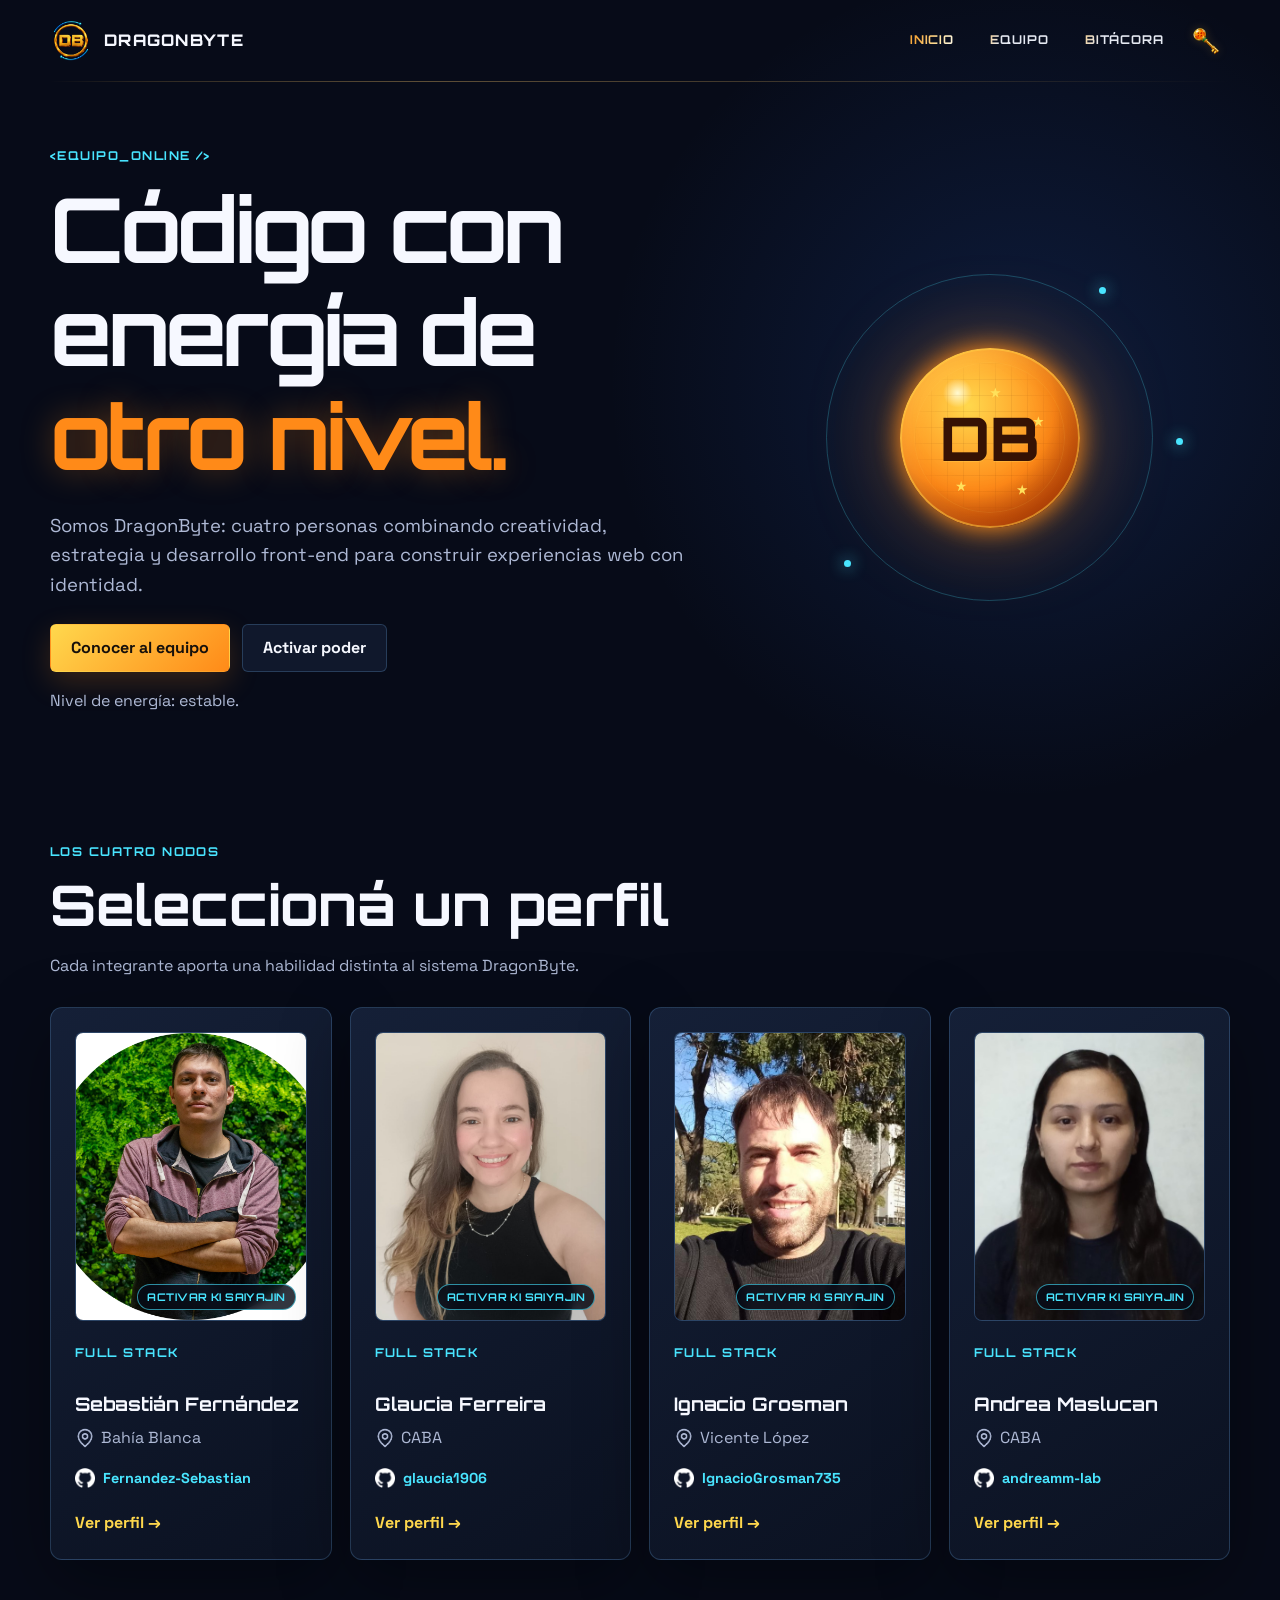
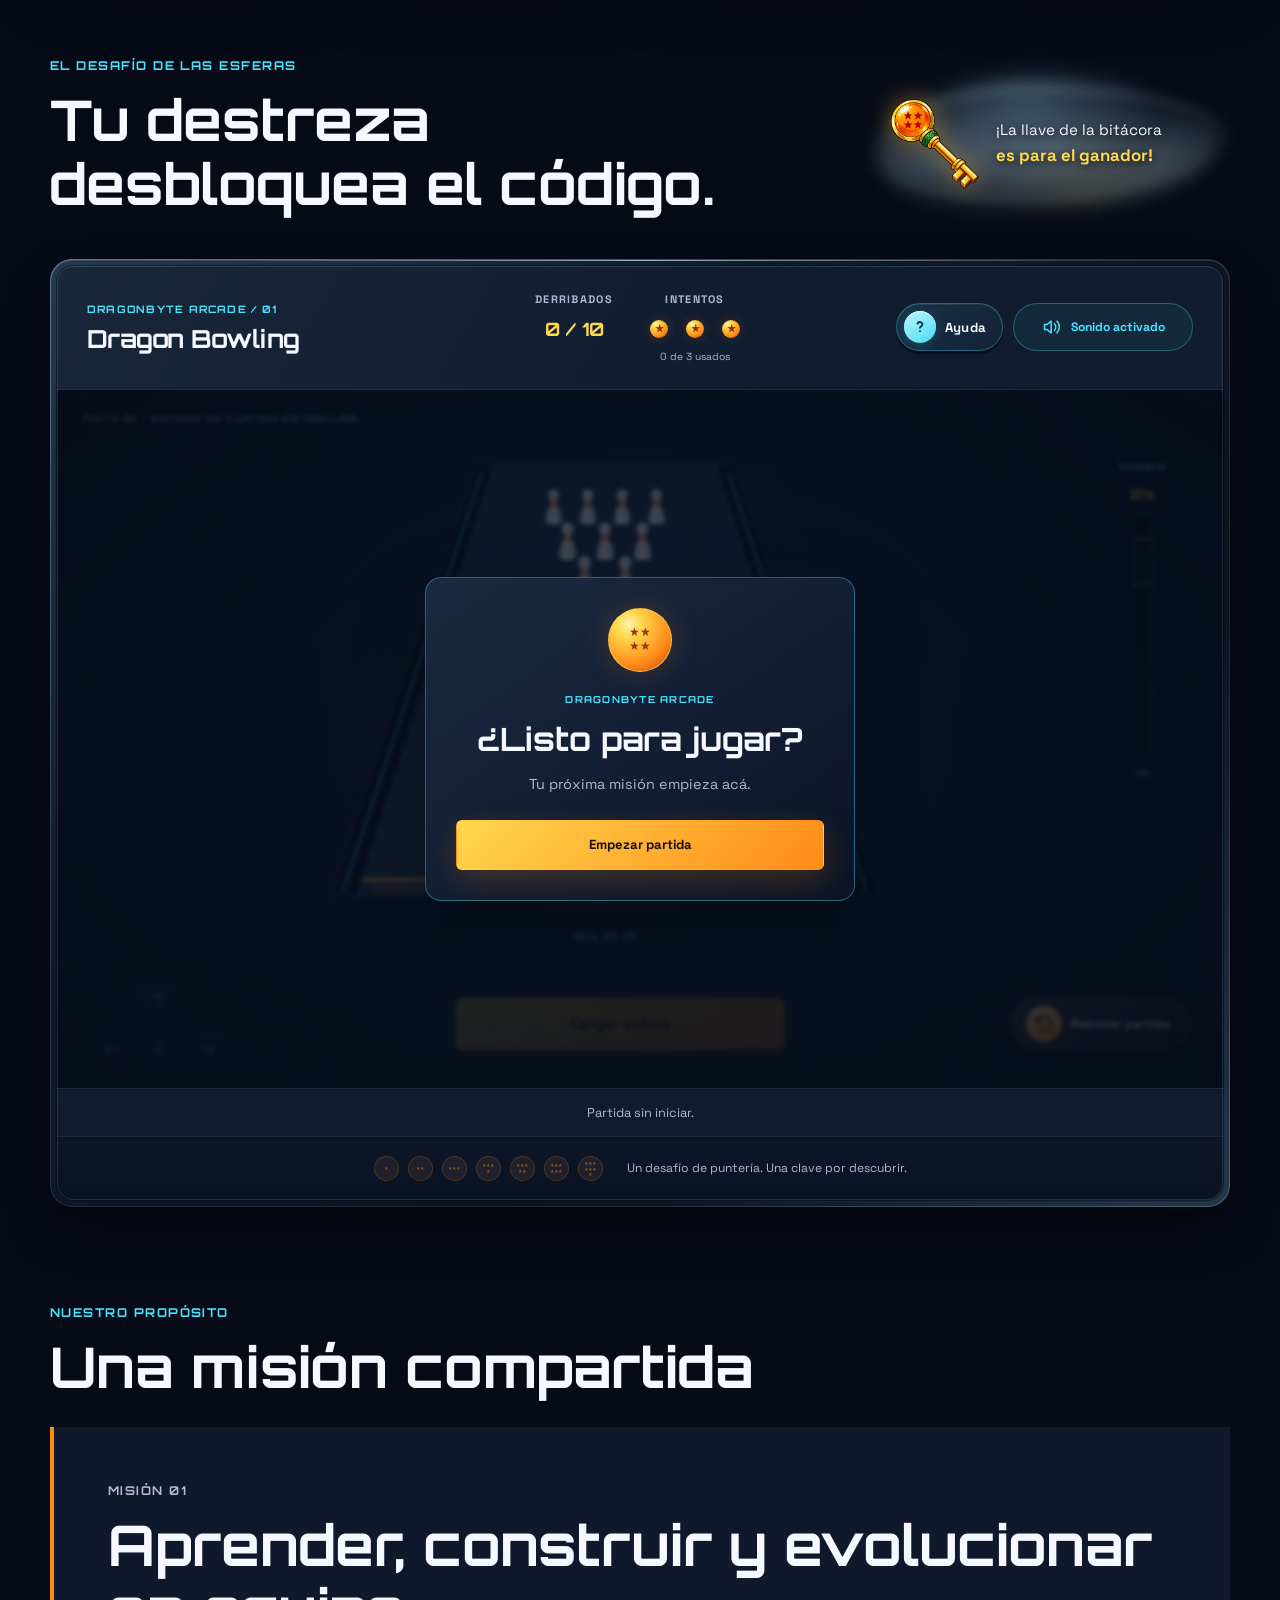
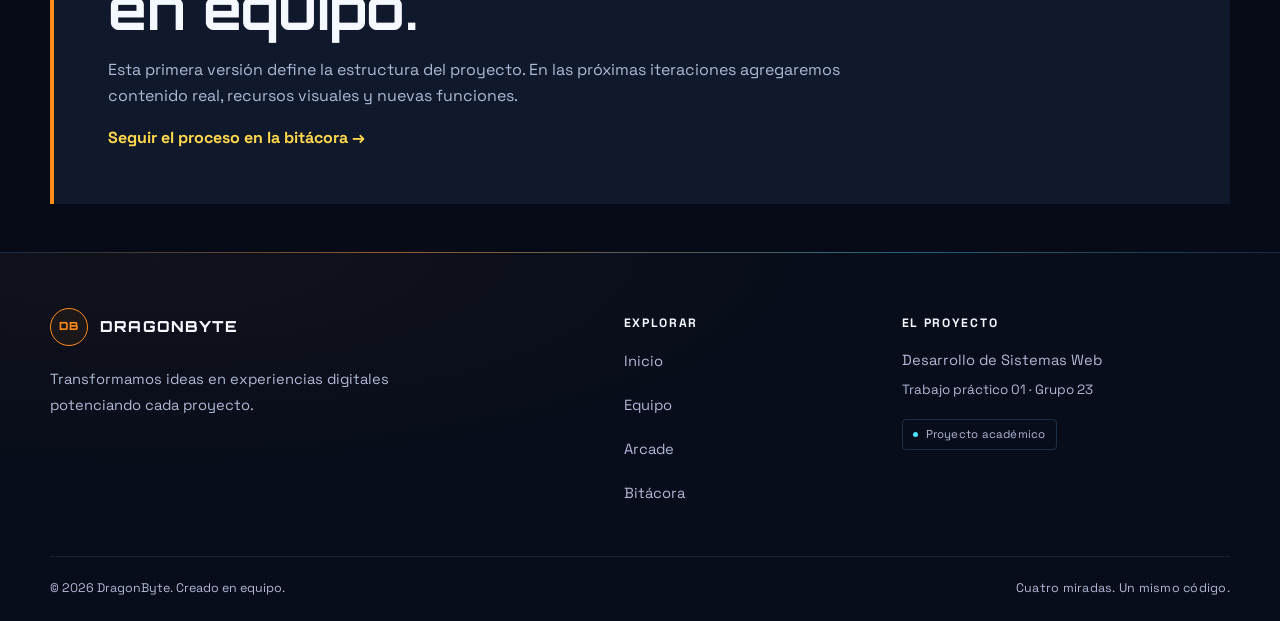
<file: index.html>
<!doctype html>
<html lang="es">
  <head>
    <meta charset="UTF-8">
    <meta name="viewport" content="width=device-width, initial-scale=1.0">
    <meta name="description" content="Sitio web del equipo DragonByte para el TP1 de Desarrollo de Sistemas Web.">
    <title>DragonByte | Inicio</title>
    <link rel="icon" type="image/svg+xml" sizes="any" href="assets/img/iconos/dragonbyte.svg">
    <link rel="preconnect" href="https://fonts.googleapis.com">
    <link rel="preconnect" href="https://fonts.gstatic.com" crossorigin>
    <link
      href="https://fonts.googleapis.com/css2?family=Orbitron:wght@500;700;800&family=Space+Grotesk:wght@400;500;600;700&display=swap"
      rel="stylesheet"
    >
    <link rel="stylesheet" href="assets/css/base.css?v=1">
    <link rel="stylesheet" href="components/member-photo/member-photo.css?v=1">
    <link rel="stylesheet" href="assets/css/pages/inicio.css?v=4">
    <link rel="stylesheet" href="components/bowling/bowling.css?v=22">
    <link rel="stylesheet" href="components/header/header.css?v=30">
    <link rel="stylesheet" href="components/footer/footer.css?v=1">
    <script src="components/header/header.js?v=20" defer></script>
    <script src="components/footer/footer.js?v=3" defer></script>
    <script src="components/member-photo/member-photo.js?v=1" defer></script>
    <script src="assets/js/pages/inicio.js?v=1" defer></script>
    <script src="assets/js/bitacora-access.js?v=1" defer></script>
    <script src="components/bowling/bowling-audio.js?v=5" defer></script>
    <script src="components/bowling/bowling.js?v=10" defer></script>
  </head>
  <body>
    <header class="site-header" data-site-header></header>

    <main>
      <section class="hero">
        <div class="hero-copy">
          <p class="eyebrow">&lt;equipo_online /&gt;</p>
          <h1>Código con energía de <span>otro nivel.</span></h1>
          <p class="hero-lead">
            Somos DragonByte: cuatro personas combinando creatividad, estrategia y desarrollo
            front-end para construir experiencias web con identidad.
          </p>
          <div class="hero-actions">
            <a class="button button-primary" href="#equipo">Conocer al equipo</a>
            <button id="power-button" class="button button-secondary" type="button" aria-pressed="false">Activar poder</button>
          </div>
          <p id="power-message" class="power-message" aria-live="polite">Nivel de energía: estable.</p>
        </div>
        <div class="energy-core" aria-hidden="true">
          <div class="orbit orbit-one"></div>
          <div class="power-aura">
            <svg class="power-flames" viewBox="0 0 430 430" fill="none" focusable="false">
              <defs>
                <linearGradient id="flame-outer" x1="215" y1="355" x2="215" y2="25" gradientUnits="userSpaceOnUse">
                  <stop stop-color="#ff4d00" stop-opacity=".15"/>
                  <stop offset=".35" stop-color="#ff6a00"/>
                  <stop offset=".7" stop-color="#ffb52e"/>
                  <stop offset="1" stop-color="#fff4ba"/>
                </linearGradient>
                <linearGradient id="flame-inner" x1="215" y1="335" x2="215" y2="65" gradientUnits="userSpaceOnUse">
                  <stop stop-color="#ff8a18" stop-opacity=".3"/>
                  <stop offset=".4" stop-color="#ffd84d"/>
                  <stop offset="1" stop-color="#fffce9"/>
                </linearGradient>
              </defs>
              <path class="flame flame-outer" fill="url(#flame-outer)" d="M215 355 C139 361 79 307 87 252 C90 228 76 207 66 189 C96 196 108 216 115 230 C106 179 127 164 110 123 C144 136 157 163 160 181 C169 134 190 121 184 76 C198 87 207 103 207 122 C232 90 247 62 237 25 C273 57 283 100 265 144 C291 126 299 107 299 88 C322 125 309 168 296 193 C321 181 337 165 337 142 C358 180 344 211 328 237 C351 231 359 211 360 200 C386 273 322 355 215 355 Z"/>
              <path class="flame flame-inner" fill="url(#flame-inner)" d="M215 335 C153 340 113 299 120 249 C124 231 121 214 114 201 C136 209 147 226 149 240 C141 193 170 170 161 139 C180 152 192 176 187 198 C201 164 231 146 228 101 C250 126 254 156 241 187 C262 173 273 152 273 136 C289 169 280 204 266 223 C288 211 302 190 302 177 C320 212 303 234 302 251 C323 243 331 231 332 224 C339 282 292 335 215 335 Z"/>
              <path class="flame flame-highlight" stroke="#fff5bf" stroke-width="3" stroke-linecap="round" d="M106 273 C91 247 108 227 99 214 M178 159 C171 138 194 121 189 106 M276 165 C299 145 293 125 299 115 M326 294 C346 276 337 254 347 243"/>
            </svg>
            <span class="power-ember"></span>
            <span class="power-ember"></span>
            <span class="power-ember"></span>
            <span class="power-ember"></span>
          </div>
          <div class="core">
            <span class="core-node core-node-one"></span>
            <span class="core-node core-node-two"></span>
            <span class="core-node core-node-three"></span>
            <span class="core-node core-node-four"></span>
            <span class="core-node core-node-five"></span>
            <span class="core-label">DB</span>
          </div>
          <span class="spark spark-one"></span>
          <span class="spark spark-two"></span>
          <span class="spark spark-three"></span>
        </div>
      </section>

      <section id="equipo" class="section team-section" aria-labelledby="team-title">
        <div class="section-heading">
          <p class="eyebrow">LOS CUATRO NODOS</p>
          <h2 id="team-title">Seleccioná un perfil</h2>
          <p>Cada integrante aporta una habilidad distinta al sistema DragonByte.</p>
        </div>
        <div class="team-grid">
          <article class="member-card">
            <button
              class="member-photo member-photo-transform"
              type="button"
              data-member-name="Sebastián"
              aria-pressed="false"
              aria-label="Activar ki saiyajin de Sebastián"
            >
              <img
                class="portrait-base"
                src="assets/img/perfiles/Seba-FaseNormal.png"
                alt="Sebastián Fernández en estado base"
              >
              <img
                class="portrait-transformed"
                src="assets/img/perfiles/SebaSsj2.png"
                alt=""
                aria-hidden="true"
              >
              <span class="transform-hint" aria-hidden="true">Activar ki saiyajin</span>
            </button>
            <p class="role">Full Stack</p>
            <h3>Sebastián Fernández</h3>
            <p class="profile-location"><img src="assets/img/iconos/ubicacion.webp" alt="" width="20" height="20"> Bahía Blanca</p>
            <a class="member-github profile-github text-link" href="https://github.com/Fernandez-Sebastian" target="_blank" rel="noopener noreferrer" aria-label="GitHub de Sebastián Fernández (abre en otra pestaña)">
              <img src="assets/img/iconos/github.webp" alt="" width="20" height="20">
              <span>Fernandez-Sebastian</span>
            </a>
            <a class="card-link" href="pages/equipo/sebastian-fernandez.html" aria-label="Ver perfil de Sebastián Fernández">Ver perfil <span aria-hidden="true">→</span></a>
          </article>
          <article class="member-card">
            <button
              class="member-photo member-photo-transform"
              type="button"
              data-member-name="Glaucia"
              aria-pressed="false"
              aria-label="Activar ki saiyajin de Glaucia"
            >
              <img
                class="portrait-base"
                src="assets/img/perfiles/glaucia-ferreira.jpeg"
                alt="Glaucia Ferreira"
              >
              <img
                class="portrait-transformed"
                src="assets/img/perfiles/glaucia-ferreira-anime.png"
                alt=""
                aria-hidden="true"
              >
              <span class="transform-hint" aria-hidden="true">Activar ki saiyajin</span>
            </button>
            <p class="role">Full Stack</p>
            <h3>Glaucia Ferreira</h3>
            <p class="profile-location"><img src="assets/img/iconos/ubicacion.webp" alt="" width="20" height="20"> CABA</p>
            <a class="member-github profile-github text-link" href="https://github.com/glaucia1906" target="_blank" rel="noopener noreferrer" aria-label="GitHub de Glaucia Ferreira (abre en otra pestaña)">
              <img src="assets/img/iconos/github.webp" alt="" width="20" height="20">
              <span>glaucia1906</span>
            </a>
            <a class="card-link" href="pages/equipo/glaucia-ferreira.html" aria-label="Ver perfil de Glaucia Ferreira">Ver perfil <span aria-hidden="true">→</span></a>
          </article>
          <article class="member-card">
            <button
              class="member-photo member-photo-transform"
              type="button"
              data-member-name="Ignacio"
              aria-pressed="false"
              aria-label="Activar ki saiyajin de Ignacio"
            >
              <img
                class="portrait-base"
                src="assets/img/perfiles/Nacho-tranqui.jpg"
                alt="Foto provisoria de Ignacio Grosman"
              >
              <img
                class="portrait-transformed"
                src="assets/img/perfiles/Nacho-super.jpg"
                alt=""
                aria-hidden="true"
              >
              <span class="transform-hint" aria-hidden="true">Activar ki saiyajin</span>
            </button>
            <p class="role">Full Stack</p>
            <h3>Ignacio Grosman</h3>
            <p class="profile-location"><img src="assets/img/iconos/ubicacion.webp" alt="" width="20" height="20"> Vicente López</p>
            <a class="member-github profile-github text-link" href="https://github.com/IgnacioGrosman735" target="_blank" rel="noopener noreferrer" aria-label="GitHub de Ignacio Grosman (abre en otra pestaña)">
              <img src="assets/img/iconos/github.webp" alt="" width="20" height="20">
              <span>IgnacioGrosman735</span>
            </a>
            <a class="card-link" href="pages/equipo/ignacio-grosman.html" aria-label="Ver perfil de Ignacio Grosman">Ver perfil <span aria-hidden="true">→</span></a>
          </article>
          <article class="member-card">
            <button
              class="member-photo member-photo-transform"
              type="button"
              data-member-name="Andrea"
              aria-pressed="false"
              aria-label="Activar ki saiyajin de Andrea"
            >
              <img
                class="portrait-base"
                src="assets/img/perfiles/andrea-normal.jpg"
                alt="Andrea Maslucan Moreno en estado base"
              >
              <img
                class="portrait-transformed"
                src="assets/img/perfiles/andrea-anime.jpeg"
                alt=""
                aria-hidden="true"
              >
              <span class="transform-hint" aria-hidden="true">Activar ki saiyajin</span>
            </button>
            <p class="role">Full Stack</p>
            <h3>Andrea Maslucan</h3>
            <p class="profile-location"><img src="assets/img/iconos/ubicacion.webp" alt="" width="20" height="20"> CABA</p>
            <a class="member-github profile-github text-link" href="https://github.com/andreamm-lab" target="_blank" rel="noopener noreferrer" aria-label="GitHub de Andrea Maslucan Moreno (abre en otra pestaña)">
              <img src="assets/img/iconos/github.webp" alt="" width="20" height="20">
              <span>andreamm-lab</span>
            </a>
            <a class="card-link" href="pages/equipo/andrea-maslucan-moreno.html" aria-label="Ver perfil de Andrea Maslucan Moreno">Ver perfil <span aria-hidden="true">→</span></a>
          </article>
        </div>
      </section>

      <section id="esferas" class="section bowling-section" data-bowling aria-labelledby="bowling-title">
        <div class="section-heading bowling-heading">
          <div class="bowling-heading-copy">
            <p class="eyebrow">EL DESAFÍO DE LAS ESFERAS</p>
            <h2 id="bowling-title">Tu destreza desbloquea el código.</h2>
          </div>
          <aside class="bowling-key-notice" aria-label="Premio del desafío">
            <span class="bowling-key-smoke" aria-hidden="true"><i></i><i></i><i></i><i></i></span>
            <img class="bowling-key-image" src="assets/img/iconos/llave-bitacora.png?v=3" alt="" width="96" height="96">
            <p>¡La llave de la bitácora <strong>es para el ganador!</strong></p>
          </aside>
        </div>
        <div id="arcade" class="bowling-game" data-phase="idle">
          <div class="bowling-topbar">
            <div class="bowling-brand">
              <p class="eyebrow">DRAGONBYTE ARCADE / 01</p>
              <h3>Dragon Bowling</h3>
            </div>
            <div class="bowling-scoreboard">
              <div class="bowling-stat"><span>Derribados</span><strong id="bowling-score">0 / 10</strong></div>
              <div class="bowling-stat">
                <span>Intentos</span>
                <ol id="bowling-attempts" class="bowling-attempts">
                  <li class="is-active" aria-label="Tiro 1 disponible"><span class="bowling-mini-orb" aria-hidden="true">★</span></li>
                  <li aria-label="Tiro 2 disponible"><span class="bowling-mini-orb" aria-hidden="true">★</span></li>
                  <li aria-label="Tiro 3 disponible"><span class="bowling-mini-orb" aria-hidden="true">★</span></li>
                </ol>
                <p id="bowling-attempts-remaining" class="bowling-attempts-remaining">3 disponibles</p>
              </div>
            </div>
            <div class="bowling-toolbar">
              <button id="bowling-help-button" class="button bowling-help-button" type="button" aria-haspopup="dialog" aria-controls="bowling-help-dialog">
                <span class="bowling-help-icon" aria-hidden="true">
                  <svg viewBox="0 0 24 24" fill="none" stroke="currentColor" stroke-width="2.2" stroke-linecap="round" stroke-linejoin="round" focusable="false">
                    <path d="M9.1 8a3 3 0 0 1 5.8 1c0 2-3 2.5-3 4M12 17h.01"></path>
                  </svg>
                </span>
                <span class="bowling-help-label">Ayuda</span>
              </button>
              <button id="bowling-sound" class="bowling-sound" type="button" aria-label="Sonido del bowling" aria-pressed="true" title="Silenciar sonido">
                <svg viewBox="0 0 24 24" fill="none" stroke="currentColor" stroke-width="1.8" stroke-linecap="round" stroke-linejoin="round" aria-hidden="true" focusable="false">
                  <path d="M11 5 6 9H3v6h3l5 4V5Z"></path>
                  <g class="bowling-sound-on"><path d="M15 8a6 6 0 0 1 0 8M18 5a10 10 0 0 1 0 14"></path></g>
                  <g class="bowling-sound-off"><path d="m16 9 6 6m0-6-6 6"></path></g>
                </svg>
                <span data-sound-label>Sonido activado</span>
              </button>
            </div>
          </div>
          <div class="bowling-stage">
            <div class="bowling-playfield" inert>
              <div class="bowling-arena" tabindex="-1" role="group" aria-label="Pista de bowling" aria-describedby="bowling-status">
                <div class="bowling-lane-label">PISTA 01 <span> / ESFERA DE CUATRO ESTRELLAS</span></div>
                <svg id="bowling-lane" viewBox="0 0 700 580" aria-hidden="true" focusable="false"></svg>
                <div class="bowling-arena-hint"><span id="bowling-aim-label">Mira: 60, 26</span></div>
              </div>
              <div class="bowling-power-hud">
                <span id="bowling-power-label">Potencia</span>
                <output id="bowling-power-value">0%</output>
                <div id="bowling-power" class="bowling-power" role="progressbar" aria-labelledby="bowling-power-label" aria-orientation="vertical" aria-valuemin="0" aria-valuemax="100" aria-valuenow="0">
                  <span class="bowling-power-zone"></span><span id="bowling-power-fill" class="bowling-power-fill"></span>
                </div>
                <span class="bowling-power-limit" aria-hidden="true">0%</span>
              </div>
              <div class="bowling-controls" role="group" aria-label="Controles del juego">
                <div class="bowling-dpad" role="group" aria-label="Mover la mira">
                  <button type="button" data-aim="up" aria-label="Apuntar más arriba">↑</button>
                  <button type="button" data-aim="left" aria-label="Apuntar a la izquierda">←</button>
                  <button type="button" data-aim="down" aria-label="Apuntar más abajo">↓</button>
                  <button type="button" data-aim="right" aria-label="Apuntar a la derecha">→</button>
                </div>
                <button id="bowling-launch" class="button button-primary bowling-launch" type="button" disabled>Cargar esfera</button>
                <button id="bowling-reset" class="bowling-reset" type="button">
                  <span class="bowling-reset-icon" aria-hidden="true">
                    <svg viewBox="0 0 24 24" fill="none" stroke="currentColor" stroke-width="2" stroke-linecap="round" stroke-linejoin="round" focusable="false">
                      <path d="M3 10a9 9 0 1 1 2.6 8.4M3 4v6h6"></path>
                    </svg>
                  </span>
                  <span class="bowling-reset-label">Reiniciar partida</span>
                </button>
              </div>
            </div>
            <div class="bowling-overlay">
              <div class="bowling-banner" role="dialog" aria-modal="false" aria-labelledby="bowling-overlay-title" aria-describedby="bowling-overlay-message">
                <div class="bowling-banner-orb" aria-hidden="true">★★★★</div>
                <p id="bowling-overlay-eyebrow" class="eyebrow">DRAGONBYTE ARCADE</p>
                <h3 id="bowling-overlay-title" tabindex="-1">¿Listo para jugar?</h3>
                <p id="bowling-overlay-message">Tu próxima misión empieza acá.</p>
                <div id="bowling-shot-summary" class="bowling-shot-summary" hidden>
                  <ol id="bowling-result-attempts" class="bowling-attempts bowling-result-attempts" aria-label="Estado de los tres intentos">
                    <li><span class="bowling-mini-orb" aria-hidden="true">★</span></li>
                    <li><span class="bowling-mini-orb" aria-hidden="true">★</span></li>
                    <li><span class="bowling-mini-orb" aria-hidden="true">★</span></li>
                  </ol>
                  <p id="bowling-shots-remaining">2 intentos disponibles</p>
                </div>
                <div id="bowling-reward" class="bowling-reward" hidden>
                  <p>CLAVE DE LA BITÁCORA</p>
                  <div class="bowling-code-row">
                    <code id="bowling-code"></code>
                    <button id="bowling-copy" class="bowling-copy" type="button" aria-label="Copiar clave" title="Copiar clave">
                      <svg class="bowling-copy-icon" viewBox="0 0 24 24" fill="none" stroke="currentColor" stroke-width="1.8" stroke-linecap="round" stroke-linejoin="round" aria-hidden="true" focusable="false">
                        <rect x="8" y="8" width="12" height="12" rx="2"></rect>
                        <path d="M16 8V5a2 2 0 0 0-2-2H5a2 2 0 0 0-2 2v9a2 2 0 0 0 2 2h3"></path>
                      </svg>
                      <svg class="bowling-copy-check" viewBox="0 0 24 24" fill="none" stroke="currentColor" stroke-width="2" stroke-linecap="round" stroke-linejoin="round" aria-hidden="true" focusable="false">
                        <path d="m5 12 4 4L19 6"></path>
                      </svg>
                    </button>
                  </div>
                  <p id="bowling-copy-status" class="bowling-copy-status" role="status" aria-live="polite" aria-atomic="true"></p>
                </div>
                <div class="bowling-banner-actions">
                  <button id="bowling-start" class="button button-primary" type="button">Empezar partida</button>
                  <a id="bowling-logbook" class="button button-primary" href="pages/bitacora.html" hidden>Ir a la bitácora</a>
                </div>
              </div>
            </div>
          </div>
          <div class="bowling-feedback"><p id="bowling-status" role="status" aria-live="polite" aria-atomic="true">Partida sin iniciar.</p></div>
          <footer class="bowling-footer">
            <div class="bowling-orbs" aria-hidden="true">
              <span class="bowling-collectible">★</span><span class="bowling-collectible">★★</span><span class="bowling-collectible">★★★</span><span class="bowling-collectible">★★★★</span><span class="bowling-collectible">★★★★★</span><span class="bowling-collectible">★★★★★★</span><span class="bowling-collectible">★★★★★★★</span>
            </div>
            <p>Un desafío de puntería. Una clave por descubrir.</p>
          </footer>
        </div>
        <dialog id="bowling-help-dialog" class="bowling-help-dialog" aria-labelledby="bowling-help-title">
          <div class="bowling-help-header">
            <h2 id="bowling-help-title">Cómo jugar</h2>
            <button class="bowling-help-close" type="button" aria-label="Cerrar ayuda" data-close-help>×</button>
          </div>
          <p>Elegí «Empezar partida» y derribá los <strong>10 palos en 3 lanzamientos</strong> para descubrir la clave de autenticación de la bitácora. Los palos derribados se conservan entre tiros. Cada lanzamiento consume una de las tres esferas: las usadas quedan grises y tachadas.</p>
          <ol class="bowling-help-steps">
            <li><strong>Apuntá.</strong> Hacé clic en la pista y mové la mira con las cuatro flechas del teclado. En celular, usá los botones de dirección.</li>
            <li><strong>Cargá y lanzá.</strong> Mantené presionado «Cargar esfera» con el mouse o el dedo. Soltá para lanzar con la potencia indicada.</li>
            <li><strong>Elegí la potencia.</strong> La barra vertical se llena de abajo hacia arriba. La zona ideal está entre 70 y 90% para lograr una reacción en cadena.</li>
            <li><strong>También con teclado.</strong> Con la pista o el botón de lanzamiento enfocados, mantené Espacio y soltá para lanzar. Enter lanza al 80% y Esc cancela la carga.</li>
          </ol>
          <p>Después de cada tiro, el resultado aparece durante dos segundos y se cierra automáticamente. También podés cerrarlo antes con Esc. «Reiniciar partida» vuelve al cartel de inicio. Al finalizar, «Volver a jugar» comienza una partida nueva con tres intentos. Cerrá esta ayuda con Esc o con «Entendido».</p>
          <button class="button button-primary" type="button" data-close-help>Entendido</button>
        </dialog>
        <noscript><p>Activá JavaScript para jugar al desafío de las esferas.</p></noscript>
      </section>

      <section class="section mission-section" aria-labelledby="mission-title">
        <div class="section-heading">
          <p class="eyebrow">NUESTRO PROPÓSITO</p>
          <h2 id="mission-title">Una misión compartida</h2>
        </div>
        <article class="mission">
          <p class="eyebrow">MISIÓN 01</p>
          <h3>Aprender, construir y evolucionar en equipo.</h3>
          <p>
            Esta primera versión define la estructura del proyecto. En las próximas iteraciones
            agregaremos contenido real, recursos visuales y nuevas funciones.
          </p>
          <a class="text-link" href="pages/bitacora.html">Seguir el proceso en la bitácora →</a>
        </article>
      </section>
    </main>

    <footer class="site-footer" data-site-footer></footer>
  </body>
</html>
</file>
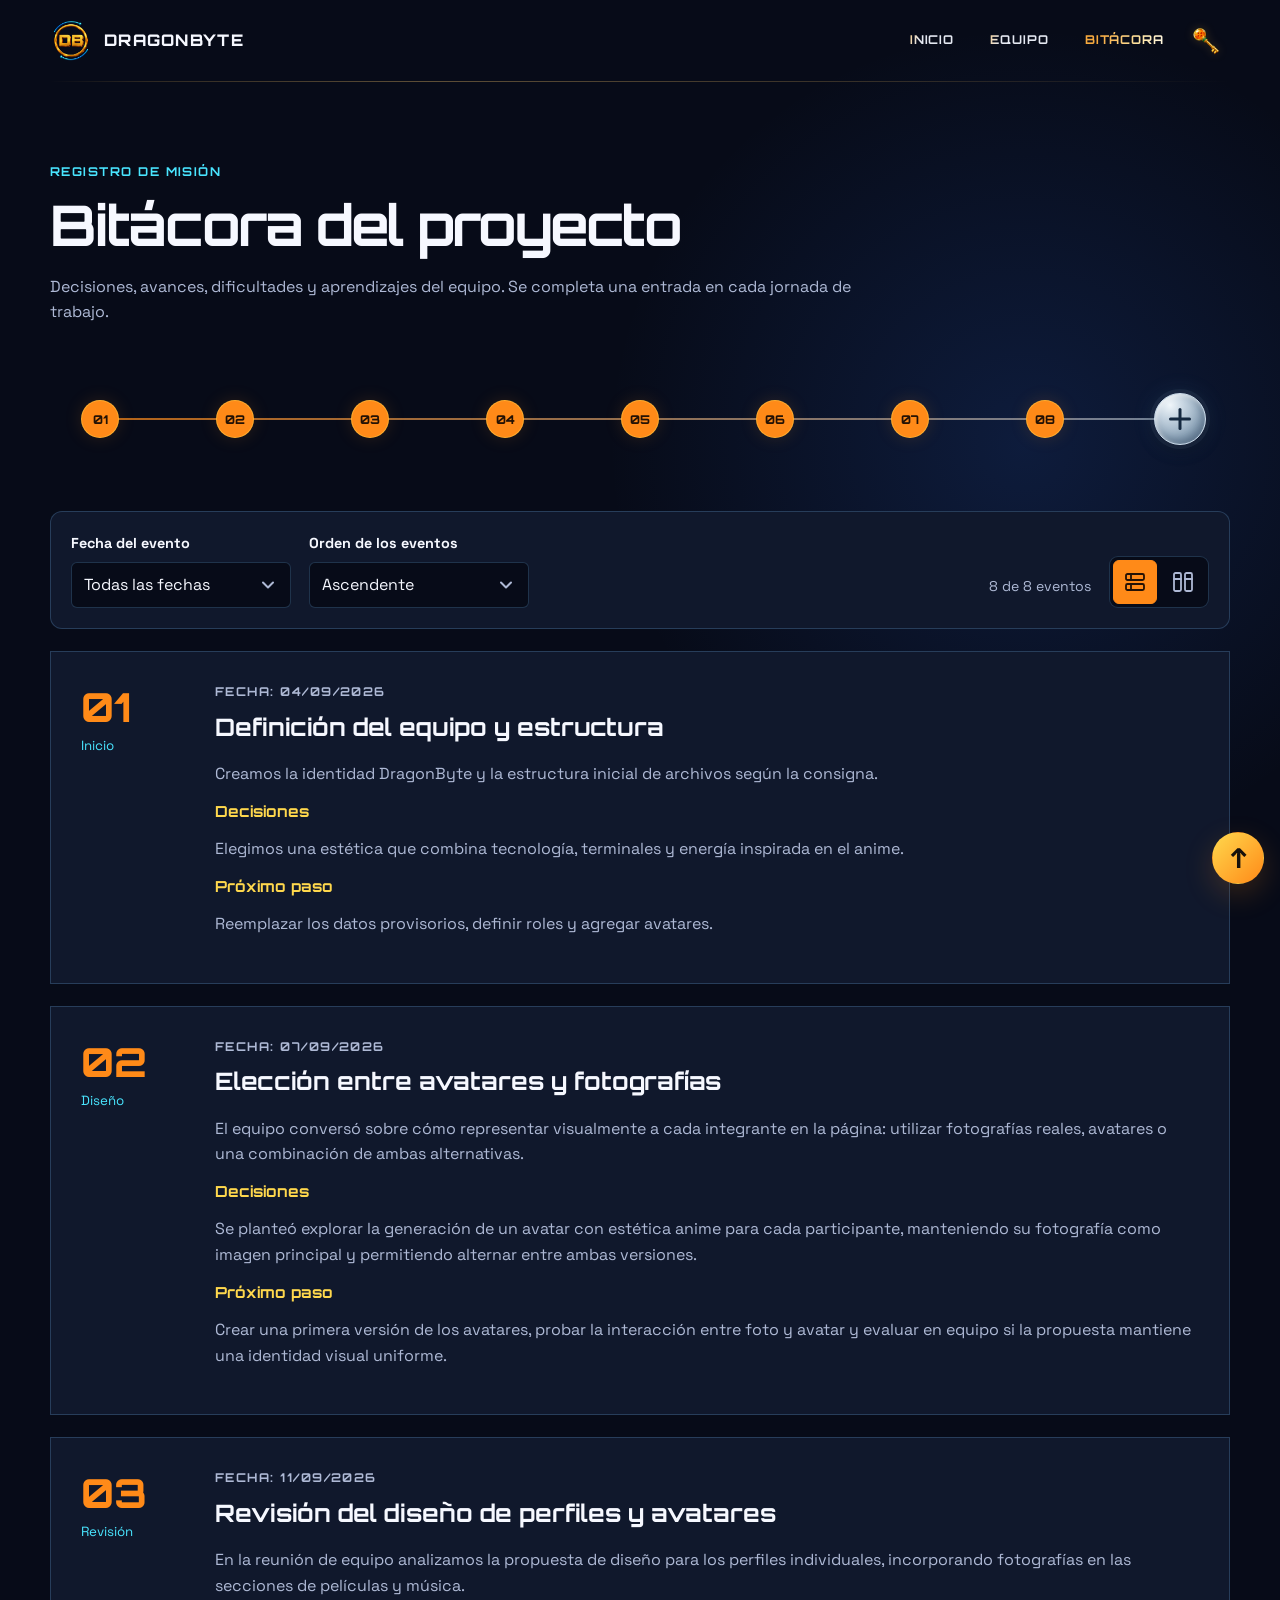
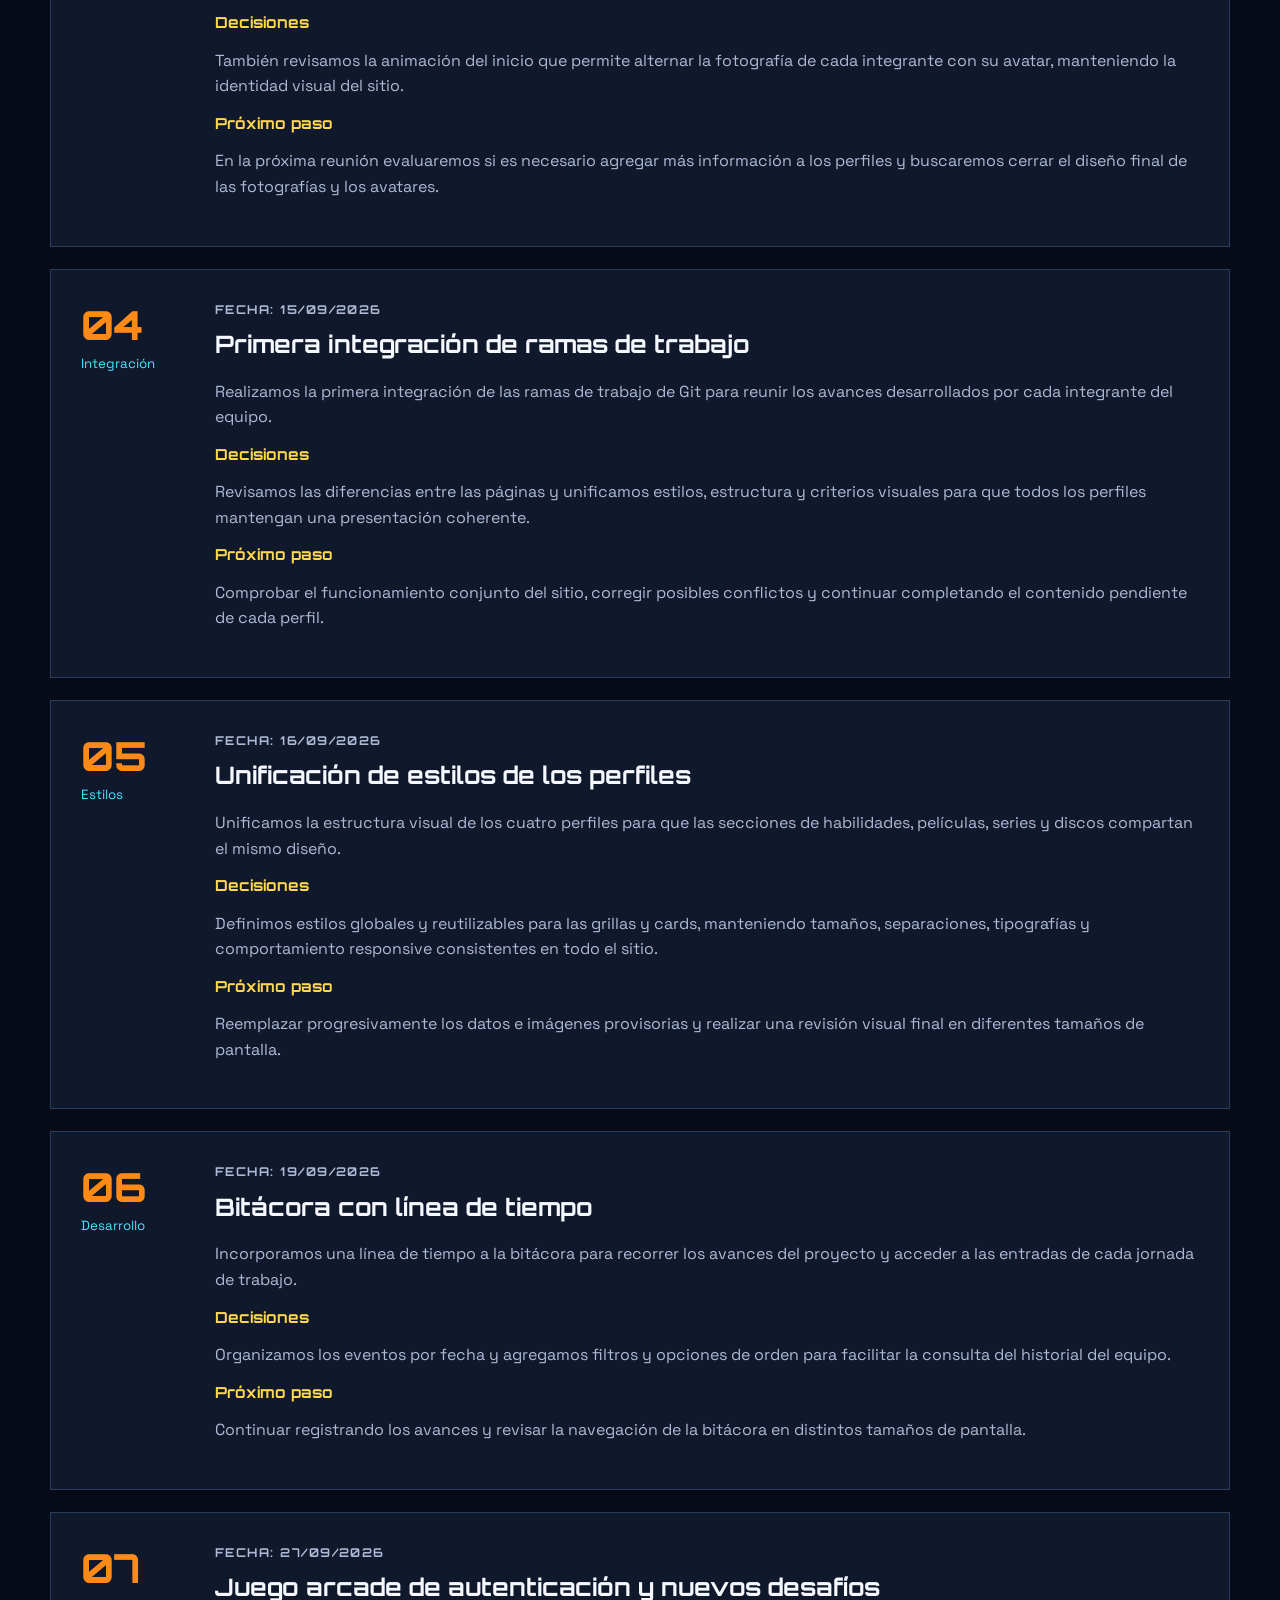
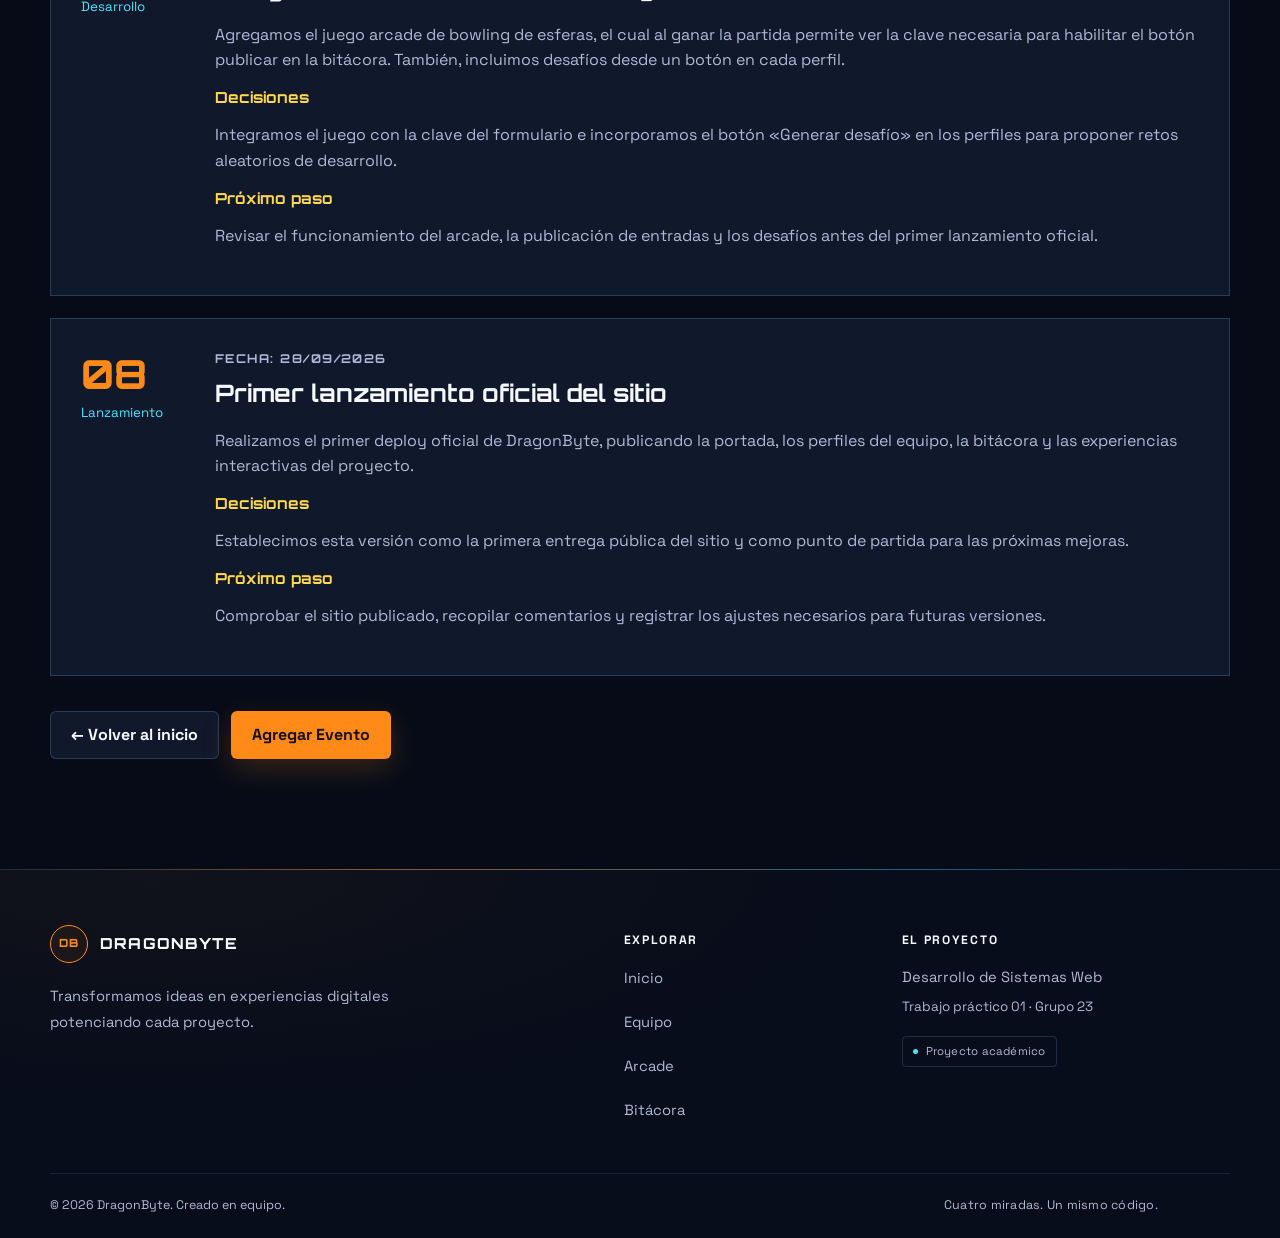
<file: pages/bitacora.html>
<!doctype html>
<html lang="es">
  <head>
    <meta charset="UTF-8">
    <meta name="viewport" content="width=device-width, initial-scale=1.0">
    <meta name="description" content="Bitácora de desarrollo del equipo DragonByte.">
    <title>DragonByte | Bitácora</title>
    <link rel="icon" type="image/svg+xml" sizes="any" href="../assets/img/iconos/dragonbyte.svg">
    <link rel="preconnect" href="https://fonts.googleapis.com">
    <link rel="preconnect" href="https://fonts.gstatic.com" crossorigin>
    <link
      href="https://fonts.googleapis.com/css2?family=Orbitron:wght@500;700;800&family=Space+Grotesk:wght@400;500;600;700&display=swap"
      rel="stylesheet"
    >
    <link rel="stylesheet" href="../assets/css/base.css?v=1">
    <link rel="stylesheet" href="../assets/css/pages/bitacora.css?v=4">
    <link rel="stylesheet" href="../components/header/header.css?v=30">
    <link rel="stylesheet" href="../components/footer/footer.css?v=1">
    <script src="../components/header/header.js?v=20" defer></script>
    <script src="../components/footer/footer.js?v=3" defer></script>
    <script src="../assets/js/bitacora-access.js?v=1" defer></script>
    <script src="../assets/js/pages/bitacora.js?v=6" defer></script>
  </head>
  <body>
    <header id="inicio-bitacora" class="site-header" tabindex="-1" data-site-header></header>

    <main class="inner-main">
      <header class="page-intro bitacora-intro">
        <p class="eyebrow">REGISTRO DE MISIÓN</p>
        <h1>Bitácora del proyecto</h1>
        <p>
          Decisiones, avances, dificultades y aprendizajes del equipo. Se completa una entrada en cada
          jornada de trabajo.
        </p>
      </header>

      <nav class="log-timeline" aria-label="Línea temporal de la bitácora" hidden>
        <div class="log-timeline-scroll">
          <ol class="log-timeline-events">
            <li class="log-timeline-action">
              <button
                class="log-timeline-add"
                type="button"
                aria-label="Agregar una nueva entrada"
                aria-haspopup="dialog"
                aria-controls="log-dialog"
                title="Agregar una nueva entrada"
              >
                <span aria-hidden="true">+</span>
              </button>
            </li>
          </ol>
        </div>
      </nav>
      <p id="log-status" class="log-status" role="status"></p>

      <div id="log-filters" class="log-filters" role="group" aria-label="Filtrar, ordenar y cambiar la vista de los eventos" hidden>
        <div class="log-field">
          <label for="log-filter-date">Fecha del evento</label>
          <select id="log-filter-date" aria-controls="log-entries">
            <option value="">Todas las fechas</option>
          </select>
        </div>
        <div class="log-field">
          <label for="log-sort-order">Orden de los eventos</label>
          <select id="log-sort-order" aria-controls="log-entries">
            <option value="asc">Ascendente</option>
            <option value="desc">Descendente</option>
          </select>
        </div>
        <p id="log-filter-summary" class="log-filter-summary" role="status" aria-live="polite" aria-atomic="true"></p>
        <div class="log-view-switch" role="group" aria-label="Vista de las entradas">
          <button
            class="log-view-button"
            type="button"
            data-log-view="list"
            aria-label="Vista de lista"
            aria-controls="log-entries"
            aria-pressed="true"
            title="Vista de lista"
          >
            <svg viewBox="0 0 24 24" fill="none" stroke="currentColor" stroke-width="1.8" stroke-linecap="round" stroke-linejoin="round" aria-hidden="true" focusable="false">
              <rect x="3" y="4" width="18" height="6" rx="1.5" />
              <rect x="3" y="14" width="18" height="6" rx="1.5" />
              <path d="M8 4v6M8 14v6" />
            </svg>
          </button>
          <button
            class="log-view-button"
            type="button"
            data-log-view="cards"
            aria-label="Vista de tarjetas verticales"
            aria-controls="log-entries"
            aria-pressed="false"
            title="Vista de tarjetas verticales"
          >
            <svg viewBox="0 0 24 24" fill="none" stroke="currentColor" stroke-width="1.8" stroke-linecap="round" stroke-linejoin="round" aria-hidden="true" focusable="false">
              <rect x="3" y="3" width="7" height="18" rx="1.5" />
              <rect x="14" y="3" width="7" height="18" rx="1.5" />
              <path d="M3 9h7M14 9h7" />
            </svg>
          </button>
        </div>
      </div>

      <section id="log-entries" class="timeline" data-view="list" aria-label="Entradas de la bitácora">
        <article class="log-entry" data-event-date="2026-09-04">
          <div class="log-date">
            <span>01</span>
            <small>Inicio</small>
          </div>
          <div>
            <p class="role">Fecha: 04/09/2026</p>
            <h2>Definición del equipo y estructura</h2>
            <p>Creamos la identidad DragonByte y la estructura inicial de archivos según la consigna.</p>
            <h3>Decisiones</h3>
            <p>Elegimos una estética que combina tecnología, terminales y energía inspirada en el anime.</p>
            <h3>Próximo paso</h3>
            <p>Reemplazar los datos provisorios, definir roles y agregar avatares.</p>
          </div>
        </article>

        <article class="log-entry" data-event-date="2026-09-07">
          <div class="log-date">
            <span>02</span>
            <small>Diseño</small>
          </div>
          <div>
            <p class="role">Fecha: 07/09/2026</p>
            <h2>Elección entre avatares y fotografías</h2>
            <p>
              El equipo conversó sobre cómo representar visualmente a cada integrante en la página:
              utilizar fotografías reales, avatares o una combinación de ambas alternativas.
            </p>
            <h3>Decisiones</h3>
            <p>
              Se planteó explorar la generación de un avatar con estética anime para cada participante,
              manteniendo su fotografía como imagen principal y permitiendo alternar entre ambas versiones.
            </p>
            <h3>Próximo paso</h3>
            <p>
              Crear una primera versión de los avatares, probar la interacción entre foto y avatar y
              evaluar en equipo si la propuesta mantiene una identidad visual uniforme.
            </p>
          </div>
        </article>

        <article class="log-entry" data-event-date="2026-09-11">
          <div class="log-date">
            <span>03</span>
            <small>Revisión</small>
          </div>
          <div>
            <p class="role">Fecha: 11/09/2026</p>
            <h2>Revisión del diseño de perfiles y avatares</h2>
            <p>
              En la reunión de equipo analizamos la propuesta de diseño para los perfiles individuales,
              incorporando fotografías en las secciones de películas y música.
            </p>
            <h3>Decisiones</h3>
            <p>
              También revisamos la animación del inicio que permite alternar la fotografía de cada
              integrante con su avatar, manteniendo la identidad visual del sitio.
            </p>
            <h3>Próximo paso</h3>
            <p>
              En la próxima reunión evaluaremos si es necesario agregar más información a los perfiles y
              buscaremos cerrar el diseño final de las fotografías y los avatares.
            </p>
          </div>
        </article>

        <article class="log-entry" data-event-date="2026-09-15">
          <div class="log-date">
            <span>04</span>
            <small>Integración</small>
          </div>
          <div>
            <p class="role">Fecha: 15/09/2026</p>
            <h2>Primera integración de ramas de trabajo</h2>
            <p>
              Realizamos la primera integración de las ramas de trabajo de Git para reunir los avances
              desarrollados por cada integrante del equipo.
            </p>
            <h3>Decisiones</h3>
            <p>
              Revisamos las diferencias entre las páginas y unificamos estilos, estructura y criterios
              visuales para que todos los perfiles mantengan una presentación coherente.
            </p>
            <h3>Próximo paso</h3>
            <p>
              Comprobar el funcionamiento conjunto del sitio, corregir posibles conflictos y continuar
              completando el contenido pendiente de cada perfil.
            </p>
          </div>
        </article>

        <article class="log-entry" data-event-date="2026-09-16">
          <div class="log-date">
            <span>05</span>
            <small>Estilos</small>
          </div>
          <div>
            <p class="role">Fecha: 16/09/2026</p>
            <h2>Unificación de estilos de los perfiles</h2>
            <p>
              Unificamos la estructura visual de los cuatro perfiles para que las secciones de
              habilidades, películas, series y discos compartan el mismo diseño.
            </p>
            <h3>Decisiones</h3>
            <p>
              Definimos estilos globales y reutilizables para las grillas y cards, manteniendo tamaños,
              separaciones, tipografías y comportamiento responsive consistentes en todo el sitio.
            </p>
            <h3>Próximo paso</h3>
            <p>
              Reemplazar progresivamente los datos e imágenes provisorias y realizar una revisión visual
              final en diferentes tamaños de pantalla.
            </p>
          </div>
        </article>

        <article class="log-entry" data-event-date="2026-09-19">
          <div class="log-date">
            <span>06</span>
            <small>Desarrollo</small>
          </div>
          <div>
            <p class="role">Fecha: 19/09/2026</p>
            <h2>Bitácora con línea de tiempo</h2>
            <p>
              Incorporamos una línea de tiempo a la bitácora para recorrer los avances del proyecto
              y acceder a las entradas de cada jornada de trabajo.
            </p>
            <h3>Decisiones</h3>
            <p>
              Organizamos los eventos por fecha y agregamos filtros y opciones de orden para facilitar
              la consulta del historial del equipo.
            </p>
            <h3>Próximo paso</h3>
            <p>
              Continuar registrando los avances y revisar la navegación de la bitácora en distintos
              tamaños de pantalla.
            </p>
          </div>
        </article>

        <article class="log-entry" data-event-date="2026-09-27">
          <div class="log-date">
            <span>07</span>
            <small>Desarrollo</small>
          </div>
          <div>
            <p class="role">Fecha: 27/09/2026</p>
            <h2>Juego arcade de autenticación y nuevos desafíos</h2>
            <p>
              Agregamos el juego arcade de bowling de esferas, el cual al ganar la partida permite ver la clave necesaria para habilitar el botón
              publicar en la bitácora. También, incluimos desafíos desde un botón en cada perfil.
            </p>
            <h3>Decisiones</h3>
            <p>
              Integramos el juego con la clave del formulario e incorporamos el botón «Generar desafío»
              en los perfiles para proponer retos aleatorios de desarrollo.
            </p>
            <h3>Próximo paso</h3>
            <p>
              Revisar el funcionamiento del arcade, la publicación de entradas y los desafíos antes
              del primer lanzamiento oficial.
            </p>
          </div>
        </article>

        <article class="log-entry" data-event-date="2026-09-28">
          <div class="log-date">
            <span>08</span>
            <small>Lanzamiento</small>
          </div>
          <div>
            <p class="role">Fecha: 28/09/2026</p>
            <h2>Primer lanzamiento oficial del sitio</h2>
            <p>
              Realizamos el primer deploy oficial de DragonByte, publicando la portada, los perfiles
              del equipo, la bitácora y las experiencias interactivas del proyecto.
            </p>
            <h3>Decisiones</h3>
            <p>
              Establecimos esta versión como la primera entrega pública del sitio y como punto de
              partida para las próximas mejoras.
            </p>
            <h3>Próximo paso</h3>
            <p>
              Comprobar el sitio publicado, recopilar comentarios y registrar los ajustes necesarios
              para futuras versiones.
            </p>
          </div>
        </article>

      </section>

      <dialog id="log-dialog" class="log-dialog" data-step="verify" aria-labelledby="log-dialog-title" aria-describedby="log-auth-note">
        <div class="log-dialog-header">
          <div>
            <p id="log-dialog-step" class="eyebrow">PASO 1 DE 2</p>
            <h2 id="log-dialog-title">Verificar clave</h2>
          </div>
          <button class="log-dialog-close" type="button" aria-label="Cerrar nueva entrada">
            <span aria-hidden="true">×</span>
          </button>
        </div>
        <form id="log-auth-form" class="log-form">
          <p id="log-auth-note" class="log-form-note">Pegá tu código de acceso para habilitar una nueva entrada.</p>
          <div class="log-field">
            <label for="log-auth-key">Código de acceso</label>
            <input id="log-auth-key" name="authKey" type="password" autocomplete="off" spellcheck="false" placeholder="Pegá tu código acá" aria-describedby="log-auth-help log-auth-error" required autofocus>
            <p id="log-auth-help" class="log-form-note"><a href="../index.html#arcade">Conseguí tu código de acceso.</a></p>
            <p id="log-auth-error" class="log-form-error" role="alert" hidden></p>
          </div>
          <div class="log-form-actions">
            <button class="button button-secondary" id="log-auth-cancel" type="button">Cancelar</button>
            <button class="button button-primary" type="submit">Verificar y continuar</button>
          </div>
        </form>
        <form id="log-form" class="log-form" hidden>
          <div class="log-form-row">
            <div class="log-field">
              <label for="log-number">Número del evento</label>
              <input id="log-number" name="number" type="text" readonly>
            </div>
            <div class="log-field">
              <label for="log-type">Tipo de evento</label>
              <select id="log-type" name="type" required>
                <option value="" disabled selected>Seleccionar tipo</option>
                <option>Inicio</option>
                <option>Revisión</option>
                <option>Diseño</option>
                <option>Integración</option>
                <option>Desarrollo</option>
              </select>
            </div>
            <div class="log-field">
              <label for="log-date">Fecha</label>
              <input id="log-date" name="date" type="date" min="0001-01-01" max="9999-12-31" required>
            </div>
          </div>
          <div class="log-field">
            <label for="log-title">Título del evento</label>
            <input id="log-title" name="title" type="text" maxlength="120" placeholder="¿Qué logró el equipo hoy?" required>
          </div>
          <div class="log-field">
            <label for="log-description">Descripción</label>
            <textarea id="log-description" name="description" rows="3" maxlength="3000" placeholder="Contá los avances, las dificultades y los aprendizajes." required></textarea>
          </div>
          <div class="log-field">
            <label for="log-decisions">Decisiones</label>
            <textarea id="log-decisions" name="decisions" rows="2" maxlength="2000" placeholder="¿Qué decisiones tomaron?" required></textarea>
          </div>
          <div class="log-field">
            <label for="log-next-step">Próximo paso</label>
            <textarea id="log-next-step" name="nextStep" rows="2" maxlength="2000" placeholder="¿Cómo van a continuar?" required></textarea>
          </div>
          <p id="log-form-note" class="log-form-note">Las nuevas entradas se guardan en este navegador.</p>
          <div class="log-form-actions">
            <button class="button button-secondary" id="log-cancel" type="button">Cancelar</button>
            <button class="button button-primary" type="submit">Publicar</button>
          </div>
        </form>
      </dialog>

      <div class="page-actions">
        <a class="button button-secondary" href="../index.html">← Volver al inicio</a>
        <button
          id="log-add-event"
          class="button button-primary log-add-event"
          type="button"
          aria-haspopup="dialog"
          aria-controls="log-dialog"
        >Agregar Evento</button>
      </div>
    </main>

    <a
      class="button button-primary back-to-top"
      href="#inicio-bitacora"
      aria-label="Volver arriba"
      title="Volver arriba"
    >
      <span aria-hidden="true">&#8593;</span>
    </a>

    <footer class="site-footer bitacora-footer" data-site-footer></footer>
  </body>
</html>
</file>
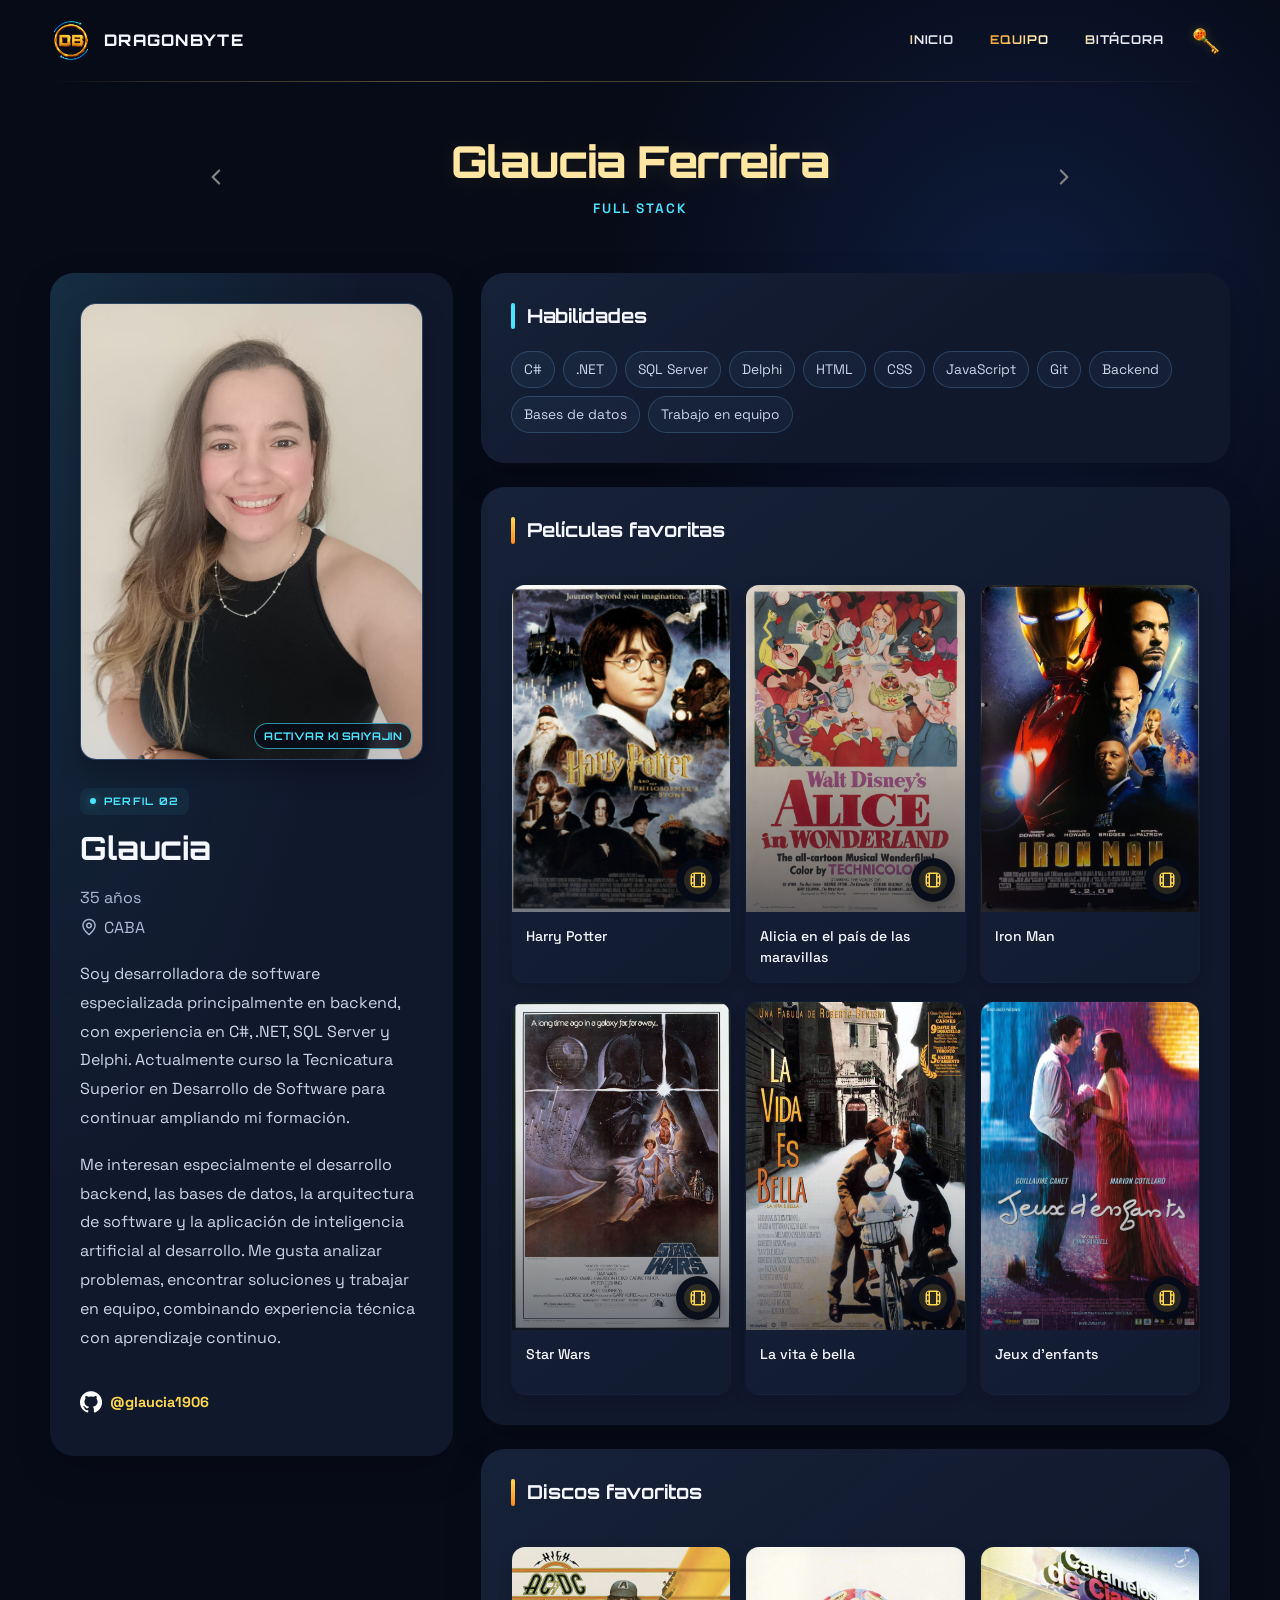
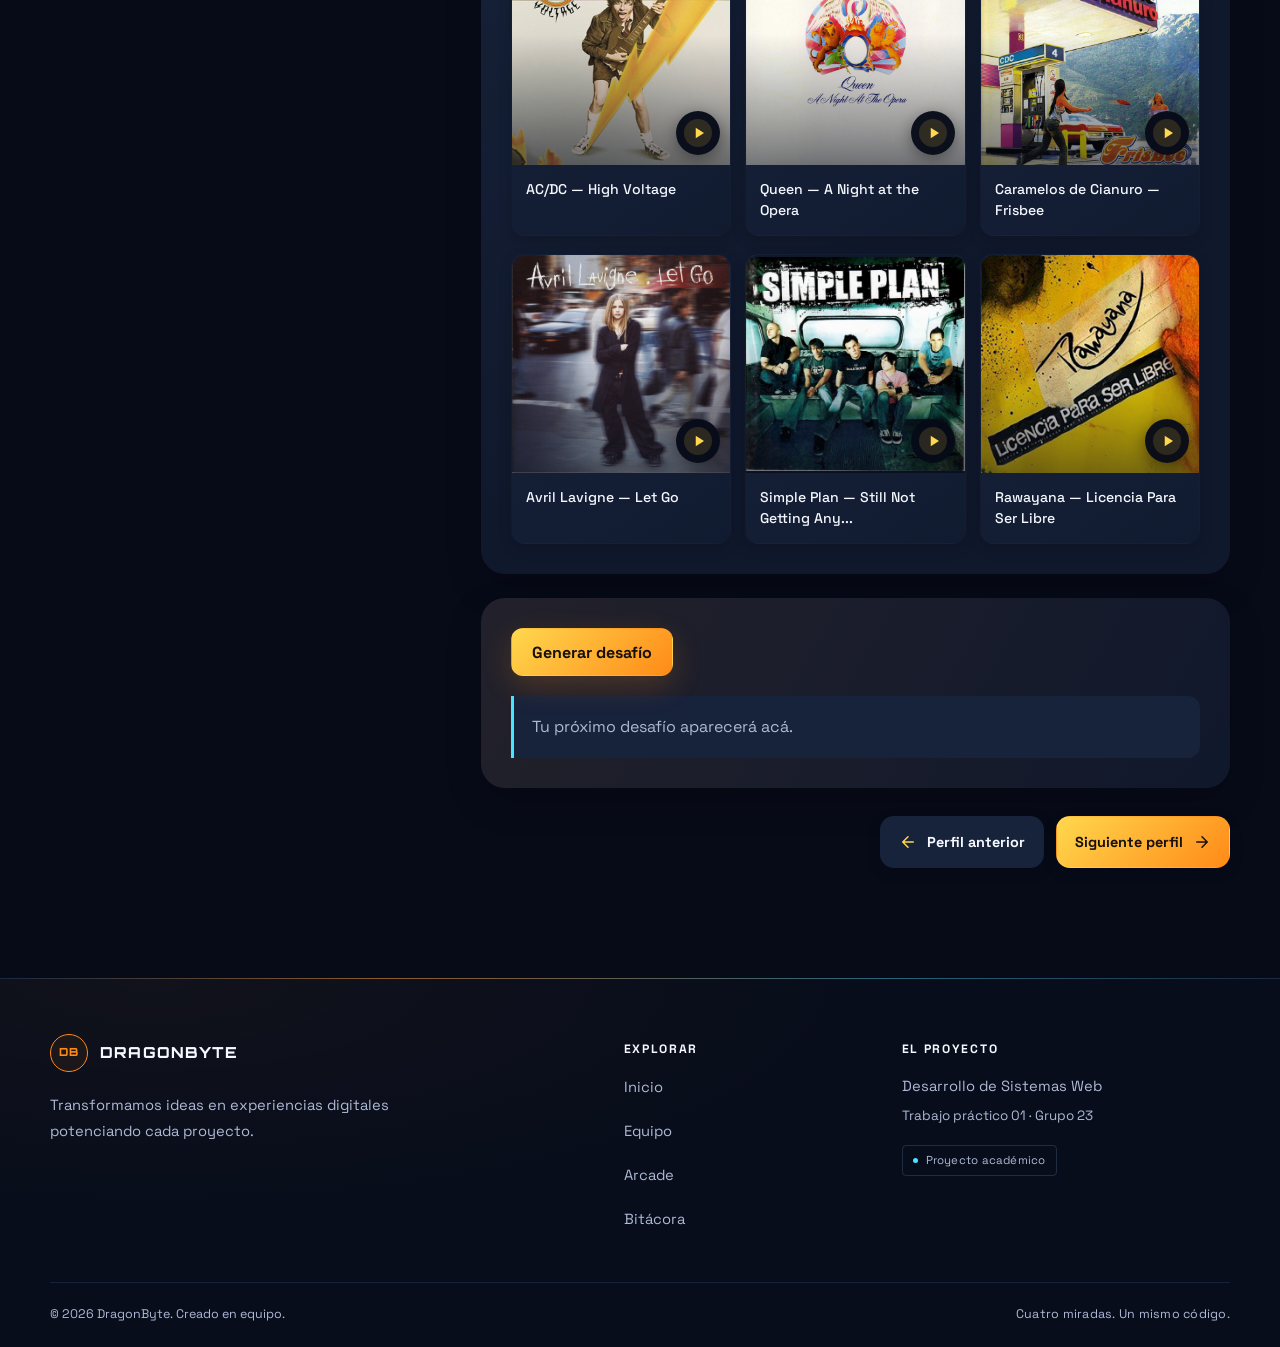
<file: pages/equipo/glaucia-ferreira.html>
<!doctype html>
<html lang="es">
  <head>
    <meta charset="UTF-8">
    <meta name="viewport" content="width=device-width, initial-scale=1.0">
    <meta name="description" content="Perfil de Glaucia Ferreira, integrante de DragonByte.">
    <title>DragonByte | Glaucia Ferreira</title>
    <link rel="icon" type="image/svg+xml" sizes="any" href="../../assets/img/iconos/dragonbyte.svg">
    <link rel="preconnect" href="https://fonts.googleapis.com">
    <link rel="preconnect" href="https://fonts.gstatic.com" crossorigin>
    <link
      href="https://fonts.googleapis.com/css2?family=Orbitron:wght@500;700;800&family=Space+Grotesk:wght@400;500;600;700&display=swap"
      rel="stylesheet"
    >
    <link rel="stylesheet" href="../../assets/css/base.css?v=1">
    <link rel="stylesheet" href="../../components/member-photo/member-photo.css?v=1">
    <link rel="stylesheet" href="../../assets/css/pages/perfiles.css?v=29">
    <link rel="stylesheet" href="../../components/challenge/challenge.css?v=1">
    <link rel="stylesheet" href="../../components/header/header.css?v=30">
    <link rel="stylesheet" href="../../components/footer/footer.css?v=1">
    <script src="../../components/header/header.js?v=20" defer></script>
    <script src="../../components/footer/footer.js?v=3" defer></script>
    <script src="../../components/member-photo/member-photo.js?v=1" defer></script>
    <script src="../../components/challenge/challenge.js?v=1" defer></script>
  </head>
  <body>
    <header class="site-header" data-site-header></header>

    <main class="inner-main profile-main">
      <nav class="profile-carousel" aria-label="Recorrer perfiles del equipo">
        <a class="profile-carousel-link profile-carousel-previous" href="sebastian-fernandez.html" rel="prev" aria-label="Perfil 1: Sebastián Fernández (anterior)">
          <svg width="24" height="24" viewBox="0 0 24 24" fill="none" stroke="currentColor" stroke-width="2" stroke-linecap="round" stroke-linejoin="round" aria-hidden="true" focusable="false">
            <path d="m14 6-6 6 6 6" />
          </svg>
        </a>
        <div class="profile-carousel-identity">
          <h1 id="profile-name" class="profile-carousel-current" aria-current="page">Glaucia Ferreira</h1>
          <span class="profile-carousel-role">Full Stack</span>
        </div>
        <a class="profile-carousel-link profile-carousel-next" href="ignacio-grosman.html" rel="next" aria-label="Perfil 3: Ignacio Grosman (siguiente)">
          <svg width="24" height="24" viewBox="0 0 24 24" fill="none" stroke="currentColor" stroke-width="2" stroke-linecap="round" stroke-linejoin="round" aria-hidden="true" focusable="false">
            <path d="m10 6 6 6-6 6" />
          </svg>
        </a>
      </nav>
      <div class="profile-shell">
        <section class="profile-card" aria-labelledby="profile-name">
          <button
            class="member-photo member-photo-transform profile-photo profile-photo-glaucia"
            type="button"
            data-member-name="Glaucia"
            aria-pressed="false"
            aria-label="Activar ki saiyajin de Glaucia"
          >
            <img
              class="portrait-base"
              src="../../assets/img/perfiles/glaucia-ferreira.jpeg"
              alt="Glaucia Ferreira en estado base"
            >
            <img
              class="portrait-transformed"
              src="../../assets/img/perfiles/glaucia-ferreira-anime.png"
              alt=""
              aria-hidden="true"
            >
            <span class="transform-hint" aria-hidden="true">Activar ki saiyajin</span>
          </button>
          <p class="eyebrow">PERFIL 02</p>
          <h2 class="profile-card-name">Glaucia</h2>
          <p class="profile-meta profile-age">35 años</p>
          <p class="profile-meta profile-location">
            <img src="../../assets/img/iconos/ubicacion.webp" width="18" height="18" alt="" aria-hidden="true">
            CABA
          </p>
          <p>
            Soy desarrolladora de software especializada principalmente en backend, con experiencia
            en C#, .NET, SQL Server y Delphi. Actualmente curso la Tecnicatura Superior en Desarrollo
            de Software para continuar ampliando mi formación.
          </p>
          <p>
            Me interesan especialmente el desarrollo backend, las bases de datos, la arquitectura de
            software y la aplicación de inteligencia artificial al desarrollo. Me gusta analizar
            problemas, encontrar soluciones y trabajar en equipo, combinando experiencia técnica con
            aprendizaje continuo.
          </p>
          <a
            class="text-link profile-github"
            href="https://github.com/glaucia1906"
            target="_blank"
            rel="noopener noreferrer"
          >
            <img src="../../assets/img/iconos/github.webp" width="22" height="22" alt="GitHub">
            <span>@glaucia1906</span>
          </a>
        </section>
        <div class="profile-details profile-details-glaucia">
          <section class="profile-skills" aria-labelledby="skills-title">
            <h2 id="skills-title">Habilidades</h2>
            <ul class="chip-list">
              <li>C#</li>
              <li>.NET</li>
              <li>SQL Server</li>
              <li>Delphi</li>
              <li>HTML</li>
              <li>CSS</li>
              <li>JavaScript</li>
              <li>Git</li>
              <li>Backend</li>
              <li>Bases de datos</li>
              <li>Trabajo en equipo</li>
            </ul>
          </section>
          <div class="favorites">
            <section class="favorites-group" aria-labelledby="movies-title">
              <h2 id="movies-title">Películas favoritas</h2>
              <div class="media-grid">
                <article class="media-card">
                  <a
                    class="media-artwork"
                    href="https://www.youtube.com/watch?v=VyHV0BRtdxo"
                    target="_blank"
                    rel="noopener noreferrer"
                    aria-label="Ver tráiler de Harry Potter y la piedra filosofal en YouTube (se abre en una pestaña nueva)"
                    title="Ver tráiler de Harry Potter y la piedra filosofal en YouTube"
                  >
                    <img
                      src="../../assets/img/peliculas/harry-potter.jpg"
                      alt="Portada de Harry Potter y la piedra filosofal"
                      loading="lazy"
                    >
                    <span class="media-action">
                      <svg width="20" height="20" viewBox="0 0 24 24" aria-hidden="true" focusable="false">
                        <rect x="3" y="3" width="18" height="18" rx="2" fill="none" stroke="currentColor" stroke-width="2"></rect>
                        <path d="M7 3v18M17 3v18M3 8h4M3 16h4M17 8h4M17 16h4" fill="none" stroke="currentColor" stroke-width="2"></path>
                      </svg>
                    </span>
                  </a>
                  <h3>Harry Potter</h3>
                </article>
                <article class="media-card">
                  <a
                    class="media-artwork"
                    href="https://www.youtube.com/watch?v=KLIqErnQCuw"
                    target="_blank"
                    rel="noopener noreferrer"
                    aria-label="Ver tráiler de Alicia en el país de las maravillas (1951) en YouTube (se abre en una pestaña nueva)"
                    title="Ver tráiler de Alicia en el país de las maravillas (1951) en YouTube"
                  >
                    <img
                      src="../../assets/img/peliculas/alicia-pais-maravillas.jpg"
                      alt="Portada de Alicia en el país de las maravillas, película animada de 1951"
                      loading="lazy"
                    >
                    <span class="media-action">
                      <svg width="20" height="20" viewBox="0 0 24 24" aria-hidden="true" focusable="false">
                        <rect x="3" y="3" width="18" height="18" rx="2" fill="none" stroke="currentColor" stroke-width="2"></rect>
                        <path d="M7 3v18M17 3v18M3 8h4M3 16h4M17 8h4M17 16h4" fill="none" stroke="currentColor" stroke-width="2"></path>
                      </svg>
                    </span>
                  </a>
                  <h3>Alicia en el país de las maravillas</h3>
                </article>
                <article class="media-card">
                  <a
                    class="media-artwork"
                    href="https://www.youtube.com/watch?v=8ugaeA-nMTc"
                    target="_blank"
                    rel="noopener noreferrer"
                    aria-label="Ver tráiler de Iron Man en YouTube (se abre en una pestaña nueva)"
                    title="Ver tráiler de Iron Man en YouTube"
                  >
                    <img
                      src="../../assets/img/peliculas/iron-man.jpg"
                      alt="Portada de Iron Man"
                      loading="lazy"
                    >
                    <span class="media-action">
                      <svg width="20" height="20" viewBox="0 0 24 24" aria-hidden="true" focusable="false">
                        <rect x="3" y="3" width="18" height="18" rx="2" fill="none" stroke="currentColor" stroke-width="2"></rect>
                        <path d="M7 3v18M17 3v18M3 8h4M3 16h4M17 8h4M17 16h4" fill="none" stroke="currentColor" stroke-width="2"></path>
                      </svg>
                    </span>
                  </a>
                  <h3>Iron Man</h3>
                </article>
                <article class="media-card">
                  <a
                    class="media-artwork"
                    href="https://www.youtube.com/watch?v=vZ734NWnAHA"
                    target="_blank"
                    rel="noopener noreferrer"
                    aria-label="Ver tráiler de Star Wars: Una nueva esperanza en YouTube (se abre en una pestaña nueva)"
                    title="Ver tráiler de Star Wars: Una nueva esperanza en YouTube"
                  >
                    <img
                      src="../../assets/img/peliculas/star-wars.jpeg"
                      alt="Portada de Star Wars"
                      loading="lazy"
                    >
                    <span class="media-action">
                      <svg width="20" height="20" viewBox="0 0 24 24" aria-hidden="true" focusable="false">
                        <rect x="3" y="3" width="18" height="18" rx="2" fill="none" stroke="currentColor" stroke-width="2"></rect>
                        <path d="M7 3v18M17 3v18M3 8h4M3 16h4M17 8h4M17 16h4" fill="none" stroke="currentColor" stroke-width="2"></path>
                      </svg>
                    </span>
                  </a>
                  <h3>Star Wars</h3>
                </article>
                <article class="media-card">
                  <a
                    class="media-artwork"
                    href="https://www.youtube.com/watch?v=8CTjcVr9Iao"
                    target="_blank"
                    rel="noopener noreferrer"
                    aria-label="Ver tráiler de La vita è bella en YouTube (se abre en una pestaña nueva)"
                    title="Ver tráiler de La vita è bella en YouTube"
                  >
                    <img
                      src="../../assets/img/peliculas/la-vita-e-bella.jpg"
                      alt="Portada de La vita è bella"
                      loading="lazy"
                    >
                    <span class="media-action">
                      <svg width="20" height="20" viewBox="0 0 24 24" aria-hidden="true" focusable="false">
                        <rect x="3" y="3" width="18" height="18" rx="2" fill="none" stroke="currentColor" stroke-width="2"></rect>
                        <path d="M7 3v18M17 3v18M3 8h4M3 16h4M17 8h4M17 16h4" fill="none" stroke="currentColor" stroke-width="2"></path>
                      </svg>
                    </span>
                  </a>
                  <h3>La vita è bella</h3>
                </article>
                <article class="media-card">
                  <a
                    class="media-artwork"
                    href="https://www.youtube.com/watch?v=CX23hgYDTwg"
                    target="_blank"
                    rel="noopener noreferrer"
                    aria-label="Ver tráiler de Jeux d'enfants en YouTube (se abre en una pestaña nueva)"
                    title="Ver tráiler de Jeux d'enfants en YouTube"
                  >
                    <img
                      src="../../assets/img/peliculas/jeux-denfants.jpg"
                      alt="Portada de Jeux d'enfants"
                      loading="lazy"
                    >
                    <span class="media-action">
                      <svg width="20" height="20" viewBox="0 0 24 24" aria-hidden="true" focusable="false">
                        <rect x="3" y="3" width="18" height="18" rx="2" fill="none" stroke="currentColor" stroke-width="2"></rect>
                        <path d="M7 3v18M17 3v18M3 8h4M3 16h4M17 8h4M17 16h4" fill="none" stroke="currentColor" stroke-width="2"></path>
                      </svg>
                    </span>
                  </a>
                  <h3>Jeux d'enfants</h3>
                </article>
              </div>
            </section>
            <section class="favorites-group" aria-labelledby="albums-title">
              <h2 id="albums-title">Discos favoritos</h2>
              <div class="media-grid media-grid-albums">
                <article class="media-card">
                  <a
                    class="media-artwork"
                    href="https://www.youtube.com/watch?v=44XYEeD1A1U"
                    target="_blank"
                    rel="noopener noreferrer"
                    aria-label="Escuchar T.N.T., canción del disco High Voltage de AC/DC, en YouTube (se abre en una pestaña nueva)"
                    title="Escuchar T.N.T., canción del disco High Voltage de AC/DC, en YouTube"
                  >
                    <img
                      src="../../assets/img/albums/acdc-high-voltage.jpg"
                      alt="Portada de High Voltage de AC/DC"
                      loading="lazy"
                    >
                    <span class="media-action">
                      <svg width="20" height="20" viewBox="0 0 24 24" aria-hidden="true" focusable="false">
                        <path d="m9 5 11 7-11 7Z" fill="currentColor"></path>
                      </svg>
                    </span>
                  </a>
                  <h3>AC/DC — High Voltage</h3>
                </article>
                <article class="media-card">
                  <a
                    class="media-artwork"
                    href="https://www.youtube.com/watch?v=fJ9rUzIMcZQ"
                    target="_blank"
                    rel="noopener noreferrer"
                    aria-label="Escuchar Bohemian Rhapsody, canción de A Night at the Opera de Queen, en YouTube (se abre en una pestaña nueva)"
                    title="Escuchar Bohemian Rhapsody, canción de A Night at the Opera de Queen, en YouTube"
                  >
                    <img
                      src="../../assets/img/albums/queen-a-night-at-the-opera.jpg"
                      alt="Portada de A Night at the Opera de Queen"
                      loading="lazy"
                    >
                    <span class="media-action">
                      <svg width="20" height="20" viewBox="0 0 24 24" aria-hidden="true" focusable="false">
                        <path d="m9 5 11 7-11 7Z" fill="currentColor"></path>
                      </svg>
                    </span>
                  </a>
                  <h3>Queen — A Night at the Opera</h3>
                </article>
                <article class="media-card">
                  <a
                    class="media-artwork"
                    href="https://www.youtube.com/watch?v=r1kaj2i_B2o"
                    target="_blank"
                    rel="noopener noreferrer"
                    aria-label="Escuchar Retrovisor, canción de Frisbee de Caramelos de Cianuro, en YouTube (se abre en una pestaña nueva)"
                    title="Escuchar Retrovisor, canción de Frisbee de Caramelos de Cianuro, en YouTube"
                  >
                    <img
                      src="../../assets/img/albums/caramelos-frisbee.jpg"
                      alt="Portada de Frisbee de Caramelos de Cianuro"
                      loading="lazy"
                    >
                    <span class="media-action">
                      <svg width="20" height="20" viewBox="0 0 24 24" aria-hidden="true" focusable="false">
                        <path d="m9 5 11 7-11 7Z" fill="currentColor"></path>
                      </svg>
                    </span>
                  </a>
                  <h3>Caramelos de Cianuro — Frisbee</h3>
                </article>
                <article class="media-card">
                  <a
                    class="media-artwork"
                    href="https://www.youtube.com/watch?v=5NPBIwQyPWE"
                    target="_blank"
                    rel="noopener noreferrer"
                    aria-label="Escuchar Complicated, canción de Let Go de Avril Lavigne, en YouTube (se abre en una pestaña nueva)"
                    title="Escuchar Complicated, canción de Let Go de Avril Lavigne, en YouTube"
                  >
                    <img
                      src="../../assets/img/albums/avril-lavigne-let-go.jpg"
                      alt="Portada de Let Go de Avril Lavigne"
                      loading="lazy"
                    >
                    <span class="media-action">
                      <svg width="20" height="20" viewBox="0 0 24 24" aria-hidden="true" focusable="false">
                        <path d="m9 5 11 7-11 7Z" fill="currentColor"></path>
                      </svg>
                    </span>
                  </a>
                  <h3>Avril Lavigne — Let Go</h3>
                </article>
                <article class="media-card">
                  <a
                    class="media-artwork"
                    href="https://www.youtube.com/watch?v=r0U0AlLVqpk"
                    target="_blank"
                    rel="noopener noreferrer"
                    aria-label="Escuchar Welcome to my live, canción de Still Not Getting Any... de Simple Plan en YouTube (se abre en una pestaña nueva)"
                    title="Escuchar Welcome to my live, canción de Still Not Getting Any... de Simple Plan en YouTube"
                  >
                    <img
                      src="../../assets/img/albums/simple-plan-still-not-getting-any.jpg"
                      alt="Portada de Still Not Getting Any de Simple Plan"
                      loading="lazy"
                    >
                    <span class="media-action">
                      <svg width="20" height="20" viewBox="0 0 24 24" aria-hidden="true" focusable="false">
                        <path d="m9 5 11 7-11 7Z" fill="currentColor"></path>
                      </svg>
                    </span>
                  </a>
                  <h3>Simple Plan — Still Not Getting Any...</h3>
                </article>
                <article class="media-card">
                  <a
                    class="media-artwork"
                    href="https://www.youtube.com/watch?v=amgxuTkS1jM"
                    target="_blank"
                    rel="noopener noreferrer"
                    aria-label="Escuchar Sabana, canción de Licencia Para Ser Libre de Rawayana, en YouTube (se abre en una pestaña nueva)"
                    title="Escuchar Sabana, canción de Licencia Para Ser Libre de Rawayana, en YouTube"
                  >
                    <img
                      src="../../assets/img/albums/rawayana-licencia-para-ser-libre.jpg"
                      alt="Portada de Licencia Para Ser Libre de Rawayana"
                      loading="lazy"
                    >
                    <span class="media-action">
                      <svg width="20" height="20" viewBox="0 0 24 24" aria-hidden="true" focusable="false">
                        <path d="m9 5 11 7-11 7Z" fill="currentColor"></path>
                      </svg>
                    </span>
                  </a>
                  <h3>Rawayana — Licencia Para Ser Libre</h3>
                </article>
              </div>
            </section>
          </div>
          <div class="profile-challenge">
            <button id="challenge-button" class="button button-primary" type="button">Generar desafío</button>
            <p id="challenge-result" class="challenge">Tu próximo desafío aparecerá acá.</p>
          </div>
        </div>
      </div>
      <nav class="page-actions profile-navigation" aria-label="Navegación entre perfiles">
        <a class="button button-secondary profile-nav-previous" href="sebastian-fernandez.html">
          <svg width="18" height="18" viewBox="0 0 24 24" aria-hidden="true" focusable="false" fill="none" stroke="currentColor" stroke-width="2" stroke-linecap="round" stroke-linejoin="round"><path d="m12 5-7 7 7 7M5 12h14"/></svg>
          <span>Perfil anterior</span>
        </a>
        <a class="button button-secondary profile-nav-next" href="ignacio-grosman.html">
          <span>Siguiente perfil</span>
          <svg width="18" height="18" viewBox="0 0 24 24" aria-hidden="true" focusable="false" fill="none" stroke="currentColor" stroke-width="2" stroke-linecap="round" stroke-linejoin="round"><path d="m12 5 7 7-7 7M5 12h14"/></svg>
        </a>
      </nav>
    </main>

    <footer class="site-footer" data-site-footer></footer>
  </body>
</html>
</file>
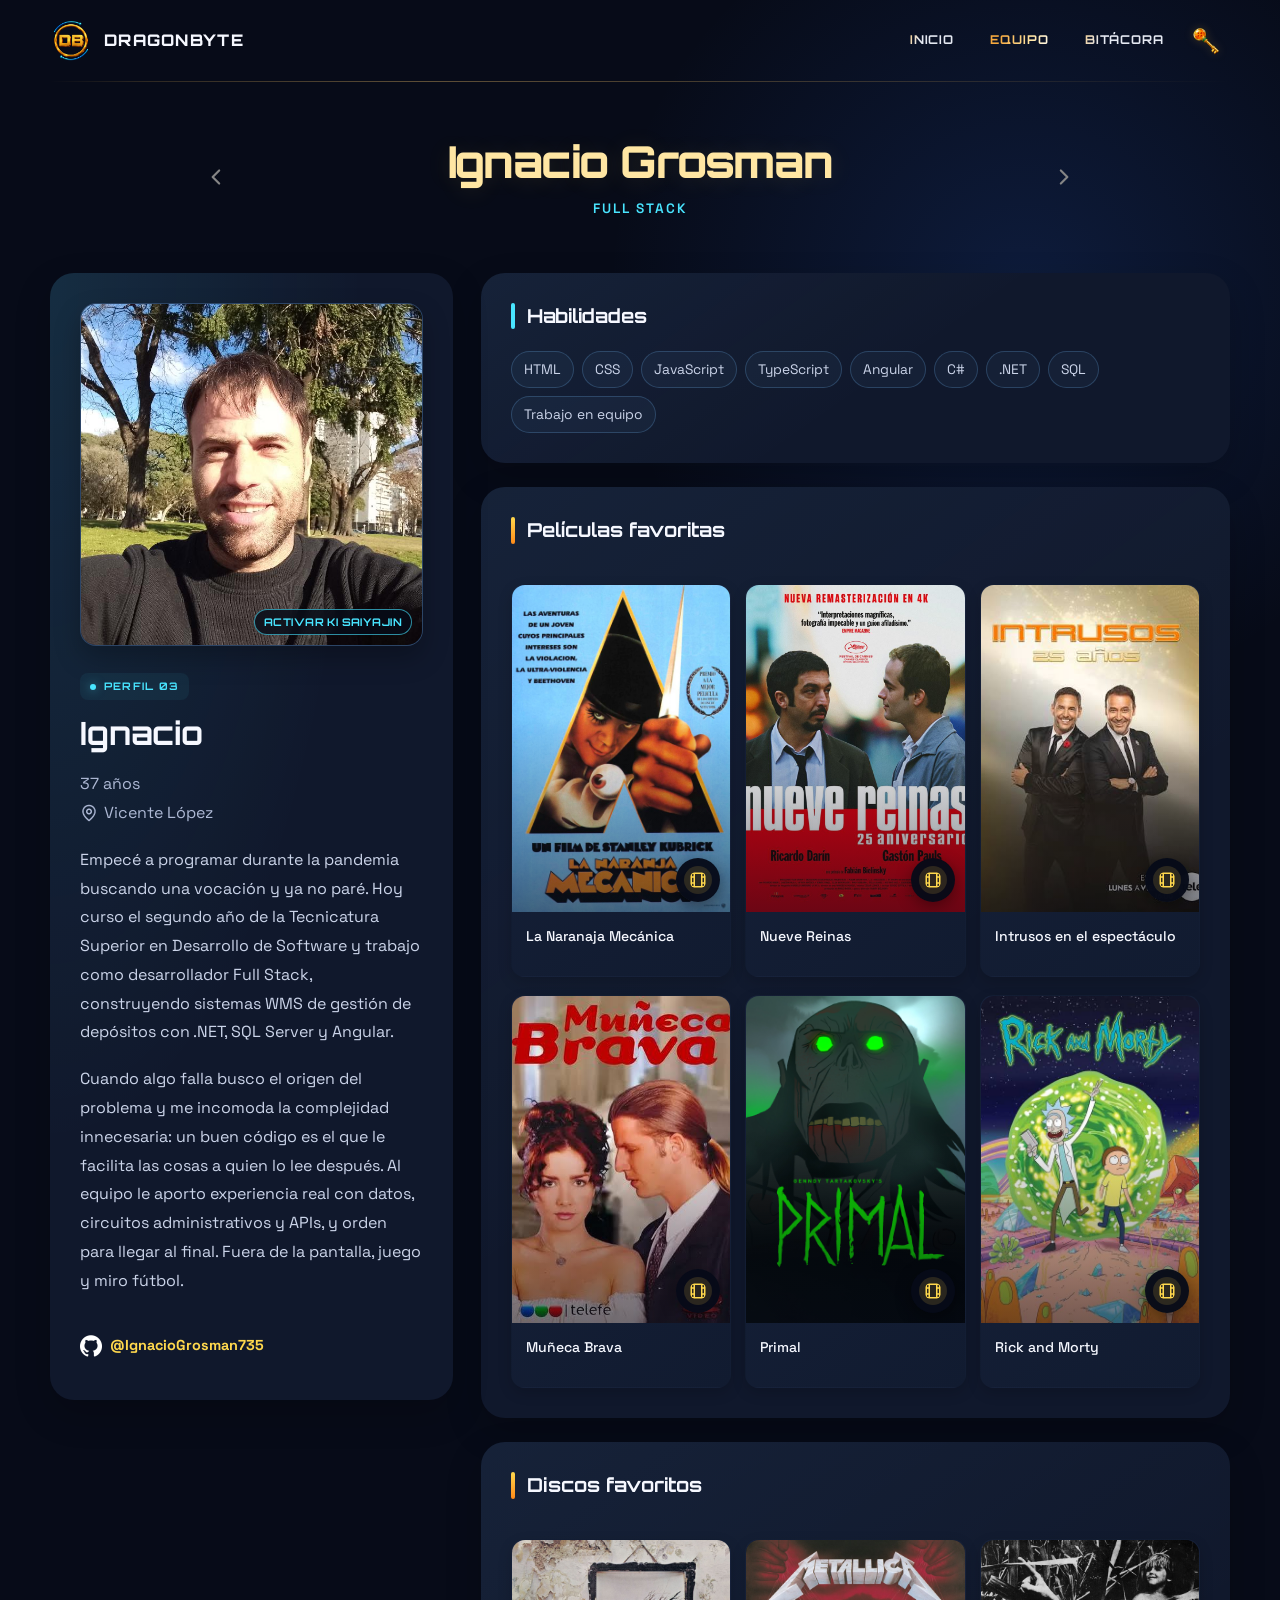
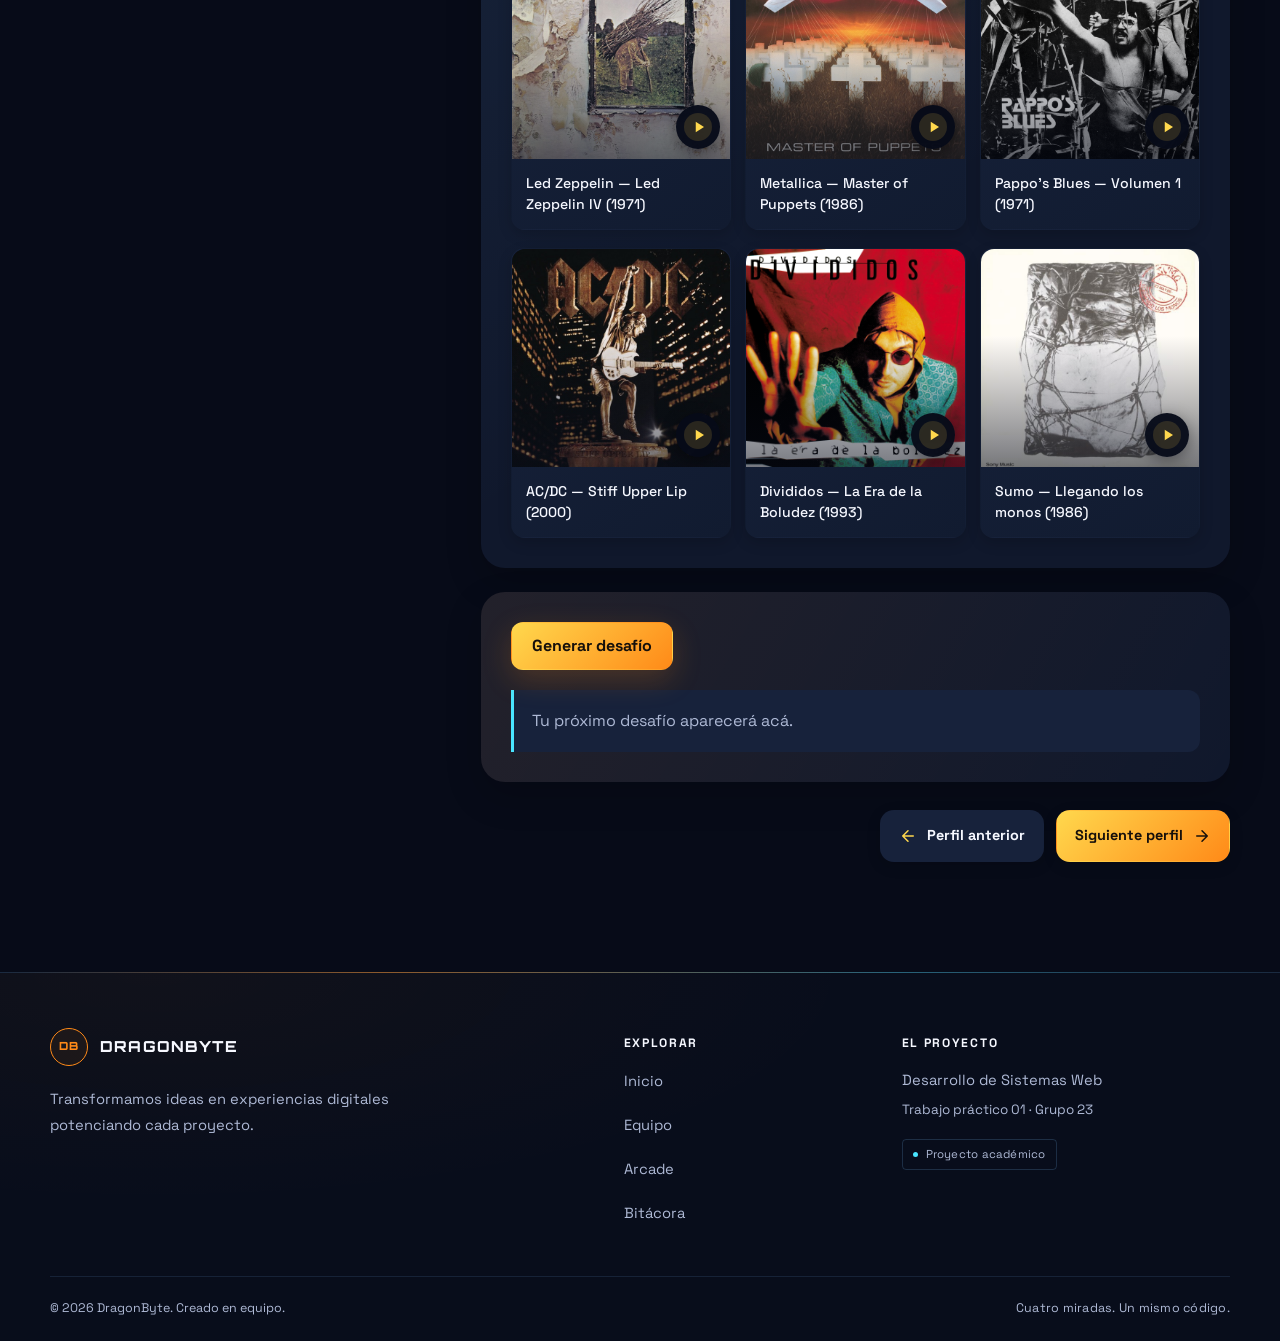
<file: pages/equipo/ignacio-grosman.html>
<!doctype html>
<html lang="es">
  <head>
    <meta charset="UTF-8">
    <meta name="viewport" content="width=device-width, initial-scale=1.0">
    <meta name="description" content="Perfil de Ignacio Grosman, integrante de DragonByte.">
    <title>DragonByte | Ignacio Grosman</title>
    <link rel="icon" type="image/svg+xml" sizes="any" href="../../assets/img/iconos/dragonbyte.svg">
    <link rel="preconnect" href="https://fonts.googleapis.com">
    <link rel="preconnect" href="https://fonts.gstatic.com" crossorigin>
    <link
      href="https://fonts.googleapis.com/css2?family=Orbitron:wght@500;700;800&family=Space+Grotesk:wght@400;500;600;700&display=swap"
      rel="stylesheet"
    >
    <link rel="stylesheet" href="../../assets/css/base.css?v=1">
    <link rel="stylesheet" href="../../components/member-photo/member-photo.css?v=1">
    <link rel="stylesheet" href="../../assets/css/pages/perfiles.css?v=29">
    <link rel="stylesheet" href="../../components/challenge/challenge.css?v=1">
    <link rel="stylesheet" href="../../components/header/header.css?v=30">
    <link rel="stylesheet" href="../../components/footer/footer.css?v=1">
    <script src="../../components/header/header.js?v=20" defer></script>
    <script src="../../components/footer/footer.js?v=3" defer></script>
    <script src="../../components/member-photo/member-photo.js?v=1" defer></script>
    <script src="../../components/challenge/challenge.js?v=1" defer></script>
  </head>
  <body>
    <header class="site-header" data-site-header></header>

    <main class="inner-main profile-main">
      <nav class="profile-carousel" aria-label="Recorrer perfiles del equipo">
        <a class="profile-carousel-link profile-carousel-previous" href="glaucia-ferreira.html" rel="prev" aria-label="Perfil 2: Glaucia Ferreira (anterior)">
          <svg width="24" height="24" viewBox="0 0 24 24" fill="none" stroke="currentColor" stroke-width="2" stroke-linecap="round" stroke-linejoin="round" aria-hidden="true" focusable="false">
            <path d="m14 6-6 6 6 6" />
          </svg>
        </a>
        <div class="profile-carousel-identity">
          <h1 id="profile-name" class="profile-carousel-current" aria-current="page">Ignacio Grosman</h1>
          <span class="profile-carousel-role">Full Stack</span>
        </div>
        <a class="profile-carousel-link profile-carousel-next" href="andrea-maslucan-moreno.html" rel="next" aria-label="Perfil 4: Andrea Maslucan (siguiente)">
          <svg width="24" height="24" viewBox="0 0 24 24" fill="none" stroke="currentColor" stroke-width="2" stroke-linecap="round" stroke-linejoin="round" aria-hidden="true" focusable="false">
            <path d="m10 6 6 6-6 6" />
          </svg>
        </a>
      </nav>
      <div class="profile-shell">
        <section class="profile-card" aria-labelledby="profile-name">
          <button
            class="member-photo member-photo-transform profile-photo profile-photo-ignacio"
            type="button"
            data-member-name="Ignacio"
            aria-pressed="false"
            aria-label="Activar ki saiyajin de Ignacio"
          >
            <img
              class="portrait-base"
              src="../../assets/img/perfiles/Nacho-tranqui.jpg"
              alt="Ignacio Grosman en estado base"
            >
            <img
              class="portrait-transformed"
              src="../../assets/img/perfiles/Nacho-super.jpg"
              alt=""
              aria-hidden="true"
            >
            <span class="transform-hint" aria-hidden="true">Activar ki saiyajin</span>
          </button>
          <p class="eyebrow">PERFIL 03</p>
          <h2 class="profile-card-name">Ignacio</h2>
          <p class="profile-meta profile-age">37 años</p>
          <p class="profile-meta profile-location">
            <img src="../../assets/img/iconos/ubicacion.webp" width="18" height="18" alt="" aria-hidden="true">
            Vicente López
          </p>
          <p>
            Empecé a programar durante la pandemia buscando una vocación y
            ya no paré. Hoy curso el segundo año de la Tecnicatura Superior en Desarrollo de Software
            y trabajo como desarrollador Full Stack, construyendo sistemas WMS de
            gestión de depósitos con .NET, SQL Server y Angular.
          </p>
          <p>
            Cuando algo falla busco el origen del problema y me incomoda la complejidad innecesaria:
            un buen código es el que le facilita las cosas a quien lo lee después. Al equipo le
            aporto experiencia real con datos, circuitos administrativos y APIs, y orden para llegar
            al final. Fuera de la pantalla, juego y miro fútbol.
          </p>
          <a class="text-link profile-github" href="https://github.com/IgnacioGrosman735" target="_blank" rel="noopener noreferrer">
            <img src="../../assets/img/iconos/github.webp" width="22" height="22" alt="GitHub">
            <span>@IgnacioGrosman735</span>
          </a>
        </section>
        <div class="profile-details">
          <section class="profile-skills" aria-labelledby="skills-title">
            <h2 id="skills-title">Habilidades</h2>
            <ul class="chip-list">
              <li>HTML</li>
              <li>CSS</li>
              <li>JavaScript</li>
              <li>TypeScript</li>
              <li>Angular</li>
              <li>C#</li>
              <li>.NET</li>
              <li>SQL</li>
              <li>Trabajo en equipo</li>
            </ul>
          </section>
          <div class="favorites">
            <section class="favorites-group" aria-labelledby="movies-title">
              <h2 id="movies-title">Películas favoritas</h2>
              <div class="media-grid media-grid-fit">
                <article class="media-card">
                  <a class="media-artwork" href="https://www.youtube.com/watch?v=vN-1Mup0UI0" target="_blank" rel="noopener noreferrer" aria-label="Ver tráiler de La naranja mecánica en YouTube (se abre en una pestaña nueva)" title="Ver tráiler de La naranja mecánica en YouTube">
                    <img src="../../assets/img/peliculas/la-naraja-mecanica.jpg" alt="Portada provisoria de la película 01 de Ignacio" loading="lazy">
                    <span class="media-action">
                      <svg width="20" height="20" viewBox="0 0 24 24" aria-hidden="true" focusable="false" fill="none" stroke="currentColor" stroke-width="2"><rect x="3" y="3" width="18" height="18" rx="2"/><path d="M7 3v18M17 3v18M3 8h4M3 16h4M17 8h4M17 16h4"/></svg>
                    </span>
                  </a>
                  <h3>La Naranaja Mecánica</h3>
                </article>
                <article class="media-card">
                  <a class="media-artwork" href="https://www.youtube.com/watch?v=shsx2FdqLHM" target="_blank" rel="noopener noreferrer" aria-label="Ver tráiler de Nueve Reinas en YouTube (se abre en una pestaña nueva)" title="Ver tráiler de Nueve Reinas en YouTube">
                    <img src="../../assets/img/peliculas/nueve_reinas.jpg" alt="Portada provisoria de la película 02 de Ignacio" loading="lazy">
                    <span class="media-action">
                      <svg width="20" height="20" viewBox="0 0 24 24" aria-hidden="true" focusable="false" fill="none" stroke="currentColor" stroke-width="2"><rect x="3" y="3" width="18" height="18" rx="2"/><path d="M7 3v18M17 3v18M3 8h4M3 16h4M17 8h4M17 16h4"/></svg>
                    </span>
                  </a>
                  <h3>Nueve Reinas</h3>
                </article>
                <article class="media-card">
                  <a class="media-artwork" href="https://www.youtube.com/watch?v=PdW0pGcWjwE" target="_blank" rel="noopener noreferrer" aria-label="Ver video de Intrusos en el espectáculo en YouTube (se abre en una pestaña nueva)" title="Ver especial de Intrusos en el espectáculo en YouTube">
                    <img src="../../assets/img/peliculas/intrusos.jpg" alt="Portada provisoria de la película 03 de Ignacio" loading="lazy">
                    <span class="media-action">
                      <svg width="20" height="20" viewBox="0 0 24 24" aria-hidden="true" focusable="false" fill="none" stroke="currentColor" stroke-width="2"><rect x="3" y="3" width="18" height="18" rx="2"/><path d="M7 3v18M17 3v18M3 8h4M3 16h4M17 8h4M17 16h4"/></svg>
                    </span>
                  </a>
                  <h3>Intrusos en el espectáculo</h3>
                </article>
                <article class="media-card">
                  <a class="media-artwork" href="https://www.youtube.com/watch?v=_YblGO0FUpE" target="_blank" rel="noopener noreferrer" aria-label="Ver tráiler promocional de Muñeca Brava en YouTube (se abre en una pestaña nueva)" title="Ver tráiler promocional de Muñeca Brava en YouTube">
                    <img src="../../assets/img/peliculas/muñeca-brava.jpg" alt="Portada provisoria de la película 04 de Ignacio" loading="lazy">
                    <span class="media-action">
                      <svg width="20" height="20" viewBox="0 0 24 24" aria-hidden="true" focusable="false" fill="none" stroke="currentColor" stroke-width="2"><rect x="3" y="3" width="18" height="18" rx="2"/><path d="M7 3v18M17 3v18M3 8h4M3 16h4M17 8h4M17 16h4"/></svg>
                    </span>
                  </a>
                  <h3>Muñeca Brava</h3>
                </article>
                <article class="media-card">
                  <a class="media-artwork" href="https://www.youtube.com/watch?v=UpPNDoKP6d4" target="_blank" rel="noopener noreferrer" aria-label="Ver tráiler de Primal en YouTube (se abre en una pestaña nueva)" title="Ver tráiler de Primal, temporada 2, en YouTube">
                    <img src="../../assets/img/peliculas/primal.jpg" alt="Portada provisoria de la película 05 de Ignacio" loading="lazy">
                    <span class="media-action">
                      <svg width="20" height="20" viewBox="0 0 24 24" aria-hidden="true" focusable="false" fill="none" stroke="currentColor" stroke-width="2"><rect x="3" y="3" width="18" height="18" rx="2"/><path d="M7 3v18M17 3v18M3 8h4M3 16h4M17 8h4M17 16h4"/></svg>
                    </span>
                  </a>
                  <h3>Primal</h3>
                </article>
                <article class="media-card">
                  <a class="media-artwork" href="https://www.youtube.com/watch?v=ySYnTO7leqI" target="_blank" rel="noopener noreferrer" aria-label="Ver tráiler de Rick and Morty en YouTube (se abre en una pestaña nueva)" title="Ver tráiler de Rick and Morty, temporada 8, en YouTube">
                    <img src="../../assets/img/peliculas/Rick-y-Morty.jpg" alt="Portada provisoria de la película 06 de Ignacio" loading="lazy">
                    <span class="media-action">
                      <svg width="20" height="20" viewBox="0 0 24 24" aria-hidden="true" focusable="false" fill="none" stroke="currentColor" stroke-width="2"><rect x="3" y="3" width="18" height="18" rx="2"/><path d="M7 3v18M17 3v18M3 8h4M3 16h4M17 8h4M17 16h4"/></svg>
                    </span>
                  </a>
                  <h3>Rick and Morty</h3>
                </article>
              </div>
            </section>
            <section class="favorites-group" aria-labelledby="albums-title">
              <h2 id="albums-title">Discos favoritos</h2>
              <div class="media-grid media-grid-fit media-grid-albums">
                <article class="media-card">
                  <a class="media-artwork" href="https://www.youtube.com/watch?v=0hLESLXqBLI" target="_blank" rel="noopener noreferrer" aria-label="Escuchar Led Zeppelin IV de Led Zeppelin en YouTube (se abre en una pestaña nueva)" title="Escuchar Led Zeppelin IV completo en YouTube">
                    <img src="../../assets/img/albums/led-zeppelin-iv.jpg" alt="Tapa del disco Led Zeppelin — Led Zeppelin IV (1971)" loading="lazy">
                    <span class="media-action">
                      <svg width="20" height="20" viewBox="0 0 24 24" aria-hidden="true" focusable="false"><path d="m9 5 11 7-11 7Z" fill="currentColor"/></svg>
                    </span>
                  </a>
                  <h3>Led Zeppelin — Led Zeppelin IV (1971)</h3>
                </article>
                <article class="media-card">
                  <a class="media-artwork" href="https://www.youtube.com/watch?v=6xjJ2XIbGRk" target="_blank" rel="noopener noreferrer" aria-label="Escuchar la canción Master of Puppets del álbum Master of Puppets de Metallica en YouTube (se abre en una pestaña nueva)" title="Escuchar Master of Puppets de Metallica en YouTube (canción)">
                    <img src="../../assets/img/albums/metallica-master-of-puppets.jpg" alt="Tapa del disco Metallica — Master of Puppets (1986)" loading="lazy">
                    <span class="media-action">
                      <svg width="20" height="20" viewBox="0 0 24 24" aria-hidden="true" focusable="false"><path d="m9 5 11 7-11 7Z" fill="currentColor"/></svg>
                    </span>
                  </a>
                  <h3>Metallica — Master of Puppets (1986)</h3>
                </article>
                <article class="media-card">
                  <a class="media-artwork" href="https://www.youtube.com/watch?v=jMWQCDPs8Vo" target="_blank" rel="noopener noreferrer" aria-label="Escuchar Volumen 1 de Pappo’s Blues en YouTube (se abre en una pestaña nueva)" title="Escuchar Volumen 1 de Pappo’s Blues completo en YouTube">
                    <img src="../../assets/img/albums/pappos-blues-volumen-1.jpg" alt="Tapa del disco Pappo’s Blues — Volumen 1 (1971)" loading="lazy">
                    <span class="media-action">
                      <svg width="20" height="20" viewBox="0 0 24 24" aria-hidden="true" focusable="false"><path d="m9 5 11 7-11 7Z" fill="currentColor"/></svg>
                    </span>
                  </a>
                  <h3>Pappo’s Blues — Volumen 1 (1971)</h3>
                </article>
                <article class="media-card">
                  <a class="media-artwork" href="https://www.youtube.com/watch?v=S2Z8WIlaPH4" target="_blank" rel="noopener noreferrer" aria-label="Escuchar la canción Stiff Upper Lip del álbum Stiff Upper Lip de AC/DC en YouTube (se abre en una pestaña nueva)" title="Escuchar Stiff Upper Lip de AC/DC en YouTube (canción)">
                    <img src="../../assets/img/albums/acdc-stiff-upper-lip.jpg" alt="Tapa del disco AC/DC — Stiff Upper Lip (2000)" loading="lazy">
                    <span class="media-action">
                      <svg width="20" height="20" viewBox="0 0 24 24" aria-hidden="true" focusable="false"><path d="m9 5 11 7-11 7Z" fill="currentColor"/></svg>
                    </span>
                  </a>
                  <h3>AC/DC — Stiff Upper Lip (2000)</h3>
                </article>
                <article class="media-card">
                  <a class="media-artwork" href="https://www.youtube.com/watch?v=seyCgb9FuHY" target="_blank" rel="noopener noreferrer" aria-label="Escuchar la canción ¿Qué ves? del álbum La Era de la Boludez de Divididos en YouTube (se abre en una pestaña nueva)" title="Escuchar ¿Qué ves? de La Era de la Boludez en YouTube (canción)">
                    <img src="../../assets/img/albums/divididos-la-era-de-la-boludez.jpg" alt="Tapa del disco Divididos — La Era de la Boludez (1993)" loading="lazy">
                    <span class="media-action">
                      <svg width="20" height="20" viewBox="0 0 24 24" aria-hidden="true" focusable="false"><path d="m9 5 11 7-11 7Z" fill="currentColor"/></svg>
                    </span>
                  </a>
                  <h3>Divididos — La Era de la Boludez (1993)</h3>
                </article>
                <article class="media-card">
                  <a class="media-artwork" href="https://www.youtube.com/watch?v=e7kuO5edHcg" target="_blank" rel="noopener noreferrer" aria-label="Escuchar Llegando los monos de Sumo en YouTube (se abre en una pestaña nueva)" title="Escuchar Llegando los monos de Sumo completo en YouTube">
                    <img src="../../assets/img/albums/sumo-llegando-los-monos.jpg" alt="Tapa del disco Sumo — Llegando los monos (1986)" loading="lazy">
                    <span class="media-action">
                      <svg width="20" height="20" viewBox="0 0 24 24" aria-hidden="true" focusable="false"><path d="m9 5 11 7-11 7Z" fill="currentColor"/></svg>
                    </span>
                  </a>
                  <h3>Sumo — Llegando los monos (1986)</h3>
                </article>
              </div>
            </section>
          </div>
          <div class="profile-challenge">
            <button id="challenge-button" class="button button-primary" type="button">Generar desafío</button>
            <p id="challenge-result" class="challenge">Tu próximo desafío aparecerá acá.</p>
          </div>
        </div>
      </div>
      <nav class="page-actions profile-navigation" aria-label="Navegación entre perfiles">
        <a class="button button-secondary profile-nav-previous" href="glaucia-ferreira.html">
          <svg width="18" height="18" viewBox="0 0 24 24" aria-hidden="true" focusable="false" fill="none" stroke="currentColor" stroke-width="2" stroke-linecap="round" stroke-linejoin="round"><path d="m12 5-7 7 7 7M5 12h14"/></svg>
          <span>Perfil anterior</span>
        </a>
        <a class="button button-secondary profile-nav-next" href="andrea-maslucan-moreno.html">
          <span>Siguiente perfil</span>
          <svg width="18" height="18" viewBox="0 0 24 24" aria-hidden="true" focusable="false" fill="none" stroke="currentColor" stroke-width="2" stroke-linecap="round" stroke-linejoin="round"><path d="m12 5 7 7-7 7M5 12h14"/></svg>
        </a>
      </nav>
    </main>

    <footer class="site-footer" data-site-footer></footer>
  </body>
</html>
</file>
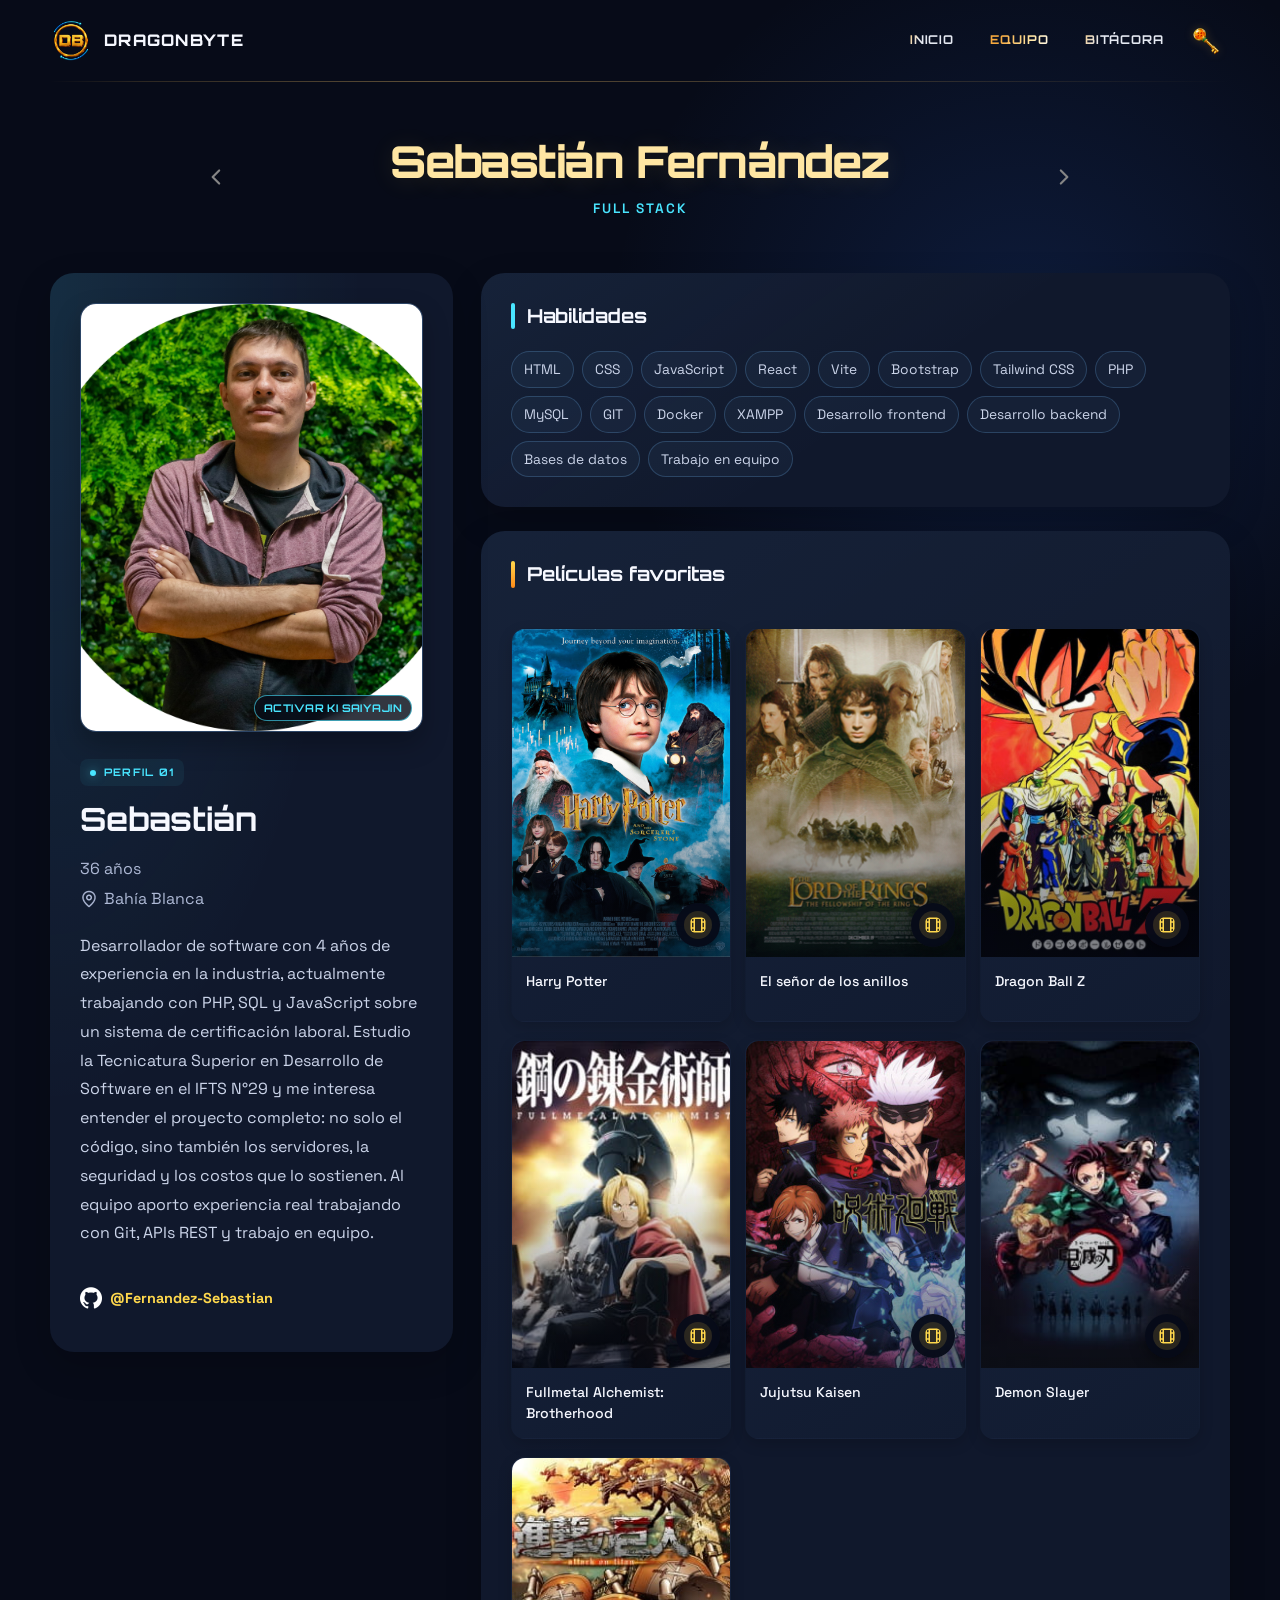
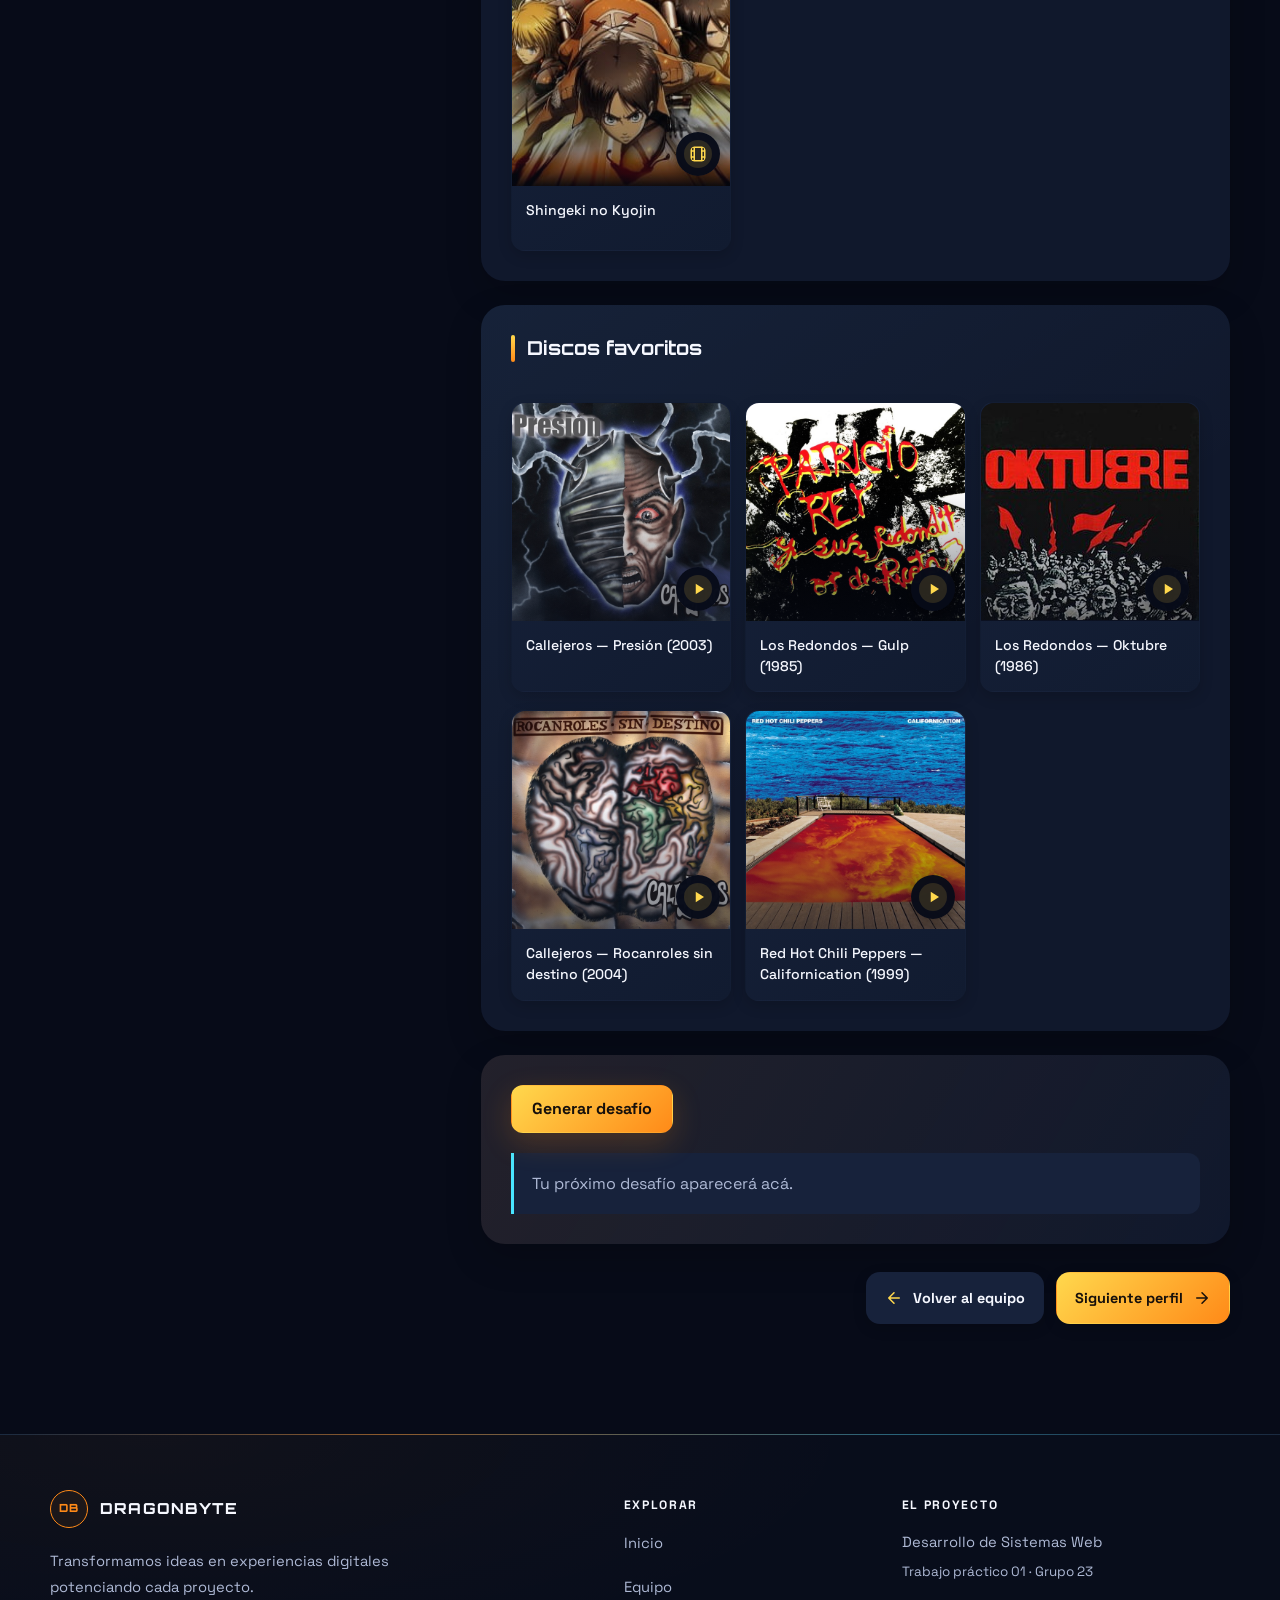
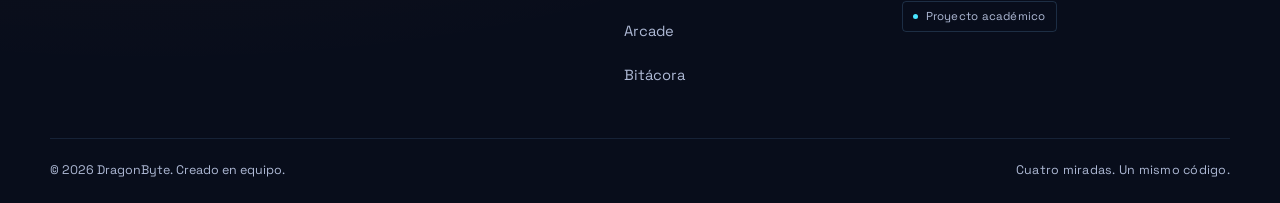
<file: pages/equipo/sebastian-fernandez.html>
<!doctype html>
<html lang="es">
  <head>
    <meta charset="UTF-8">
    <meta name="viewport" content="width=device-width, initial-scale=1.0">
    <meta name="description" content="Perfil de Sebastián Fernández, integrante de DragonByte.">
    <title>DragonByte | Sebastián Fernández</title>
    <link rel="icon" type="image/svg+xml" sizes="any" href="../../assets/img/iconos/dragonbyte.svg">
    <link rel="preconnect" href="https://fonts.googleapis.com">
    <link rel="preconnect" href="https://fonts.gstatic.com" crossorigin>
    <link
      href="https://fonts.googleapis.com/css2?family=Orbitron:wght@500;700;800&family=Space+Grotesk:wght@400;500;600;700&display=swap"
      rel="stylesheet"
    >
    <link rel="stylesheet" href="../../assets/css/base.css?v=1">
    <link rel="stylesheet" href="../../components/member-photo/member-photo.css?v=1">
    <link rel="stylesheet" href="../../assets/css/pages/perfiles.css?v=29">
    <link rel="stylesheet" href="../../components/challenge/challenge.css?v=1">
    <link rel="stylesheet" href="../../components/header/header.css?v=30">
    <link rel="stylesheet" href="../../components/footer/footer.css?v=1">
    <script src="../../components/header/header.js?v=20" defer></script>
    <script src="../../components/footer/footer.js?v=3" defer></script>
    <script src="../../components/member-photo/member-photo.js?v=1" defer></script>
    <script src="../../components/challenge/challenge.js?v=1" defer></script>
  </head>
  <body>
    <header class="site-header" data-site-header></header>

    <main class="inner-main profile-main">
      <nav class="profile-carousel" aria-label="Recorrer perfiles del equipo">
        <a class="profile-carousel-link profile-carousel-previous" href="andrea-maslucan-moreno.html" rel="prev" aria-label="Perfil 4: Andrea Maslucan (anterior)">
          <svg width="24" height="24" viewBox="0 0 24 24" fill="none" stroke="currentColor" stroke-width="2" stroke-linecap="round" stroke-linejoin="round" aria-hidden="true" focusable="false">
            <path d="m14 6-6 6 6 6" />
          </svg>
        </a>
        <div class="profile-carousel-identity">
          <h1 id="profile-name" class="profile-carousel-current" aria-current="page">Sebastián Fernández</h1>
          <span class="profile-carousel-role">Full Stack</span>
        </div>
        <a class="profile-carousel-link profile-carousel-next" href="glaucia-ferreira.html" rel="next" aria-label="Perfil 2: Glaucia Ferreira (siguiente)">
          <svg width="24" height="24" viewBox="0 0 24 24" fill="none" stroke="currentColor" stroke-width="2" stroke-linecap="round" stroke-linejoin="round" aria-hidden="true" focusable="false">
            <path d="m10 6 6 6-6 6" />
          </svg>
        </a>
      </nav>
      <div class="profile-shell">
        <section class="profile-card" aria-labelledby="profile-name">
          <button
            class="member-photo member-photo-transform profile-photo is-round"
            type="button"
            data-member-name="Sebastián"
            aria-pressed="false"
            aria-label="Activar ki saiyajin de Sebastián"
          >
            <img
              class="portrait-base"
              src="../../assets/img/perfiles/Seba-FaseNormal.png"
              alt="Sebastián Fernández en estado base"
            >
            <img
              class="portrait-transformed"
              src="../../assets/img/perfiles/SebaSsj2.png"
              alt=""
              aria-hidden="true"
            >
            <span class="transform-hint" aria-hidden="true">Activar ki saiyajin</span>
          </button>
          <p class="eyebrow">PERFIL 01</p>
          <h2 class="profile-card-name">Sebastián</h2>
          <p class="profile-meta profile-age">36 años</p>
          <p class="profile-meta profile-location">
            <img src="../../assets/img/iconos/ubicacion.webp" width="18" height="18" alt="" aria-hidden="true">
            Bahía Blanca
          </p>
          <p>
            Desarrollador de software con 4 años de experiencia en la industria, actualmente trabajando
            con PHP, SQL y JavaScript sobre un sistema de certificación laboral. Estudio la Tecnicatura
            Superior en Desarrollo de Software en el IFTS N°29 y me interesa entender el proyecto
            completo: no solo el código, sino también los servidores, la seguridad y los costos que lo
            sostienen. Al equipo aporto experiencia real trabajando con Git, APIs REST y trabajo en equipo.
          </p>
          <a
            class="text-link profile-github"
            href="https://github.com/Fernandez-Sebastian"
            target="_blank"
            rel="noopener noreferrer"
          >
            <img src="../../assets/img/iconos/github.webp" width="22" height="22" alt="GitHub">
            <span>@Fernandez-Sebastian</span>
          </a>
        </section>
        <div class="profile-details">
          <section class="profile-skills" aria-labelledby="skills-title">
            <h2 id="skills-title">Habilidades</h2>
            <ul class="chip-list">
              <li>HTML</li>
              <li>CSS</li>
              <li>JavaScript</li>
              <li>React</li>
              <li>Vite</li>
              <li>Bootstrap</li>
              <li>Tailwind CSS</li>
              <li>PHP</li>
              <li>MySQL</li>
              <li>GIT</li>
              <li>Docker</li>
              <li>XAMPP</li>
              <li>Desarrollo frontend</li>
              <li>Desarrollo backend</li>
              <li>Bases de datos</li>
              <li>Trabajo en equipo</li>
            </ul>
          </section>
          <div class="favorites">
            <section class="favorites-group" aria-labelledby="movies-title">
              <h2 id="movies-title">Películas favoritas</h2>
              <div class="media-grid">
                <article class="media-card">
                  <a class="media-artwork" href="https://www.youtube.com/watch?v=l91Km49W9qI" target="_blank" rel="noopener noreferrer" aria-label="Ver tráiler de Harry Potter y la piedra filosofal en YouTube (se abre en una pestaña nueva)" title="Ver tráiler de Harry Potter y la piedra filosofal en YouTube (se abre en una pestaña nueva)">
                    <img src="../../assets/img/peliculas/sebastian-harry-potter.jpg" alt="Portada de Harry Potter" loading="lazy">
                    <span class="media-action">
                      <svg width="20" height="20" viewBox="0 0 24 24" aria-hidden="true" focusable="false"><rect x="3" y="3" width="18" height="18" rx="2" stroke="currentColor" fill="none" stroke-width="2"/><path d="M7 3v18M17 3v18M3 8h4M3 16h4M17 8h4M17 16h4" stroke="currentColor" fill="none" stroke-width="2"/></svg>
                    </span>
                  </a>
                  <h3>Harry Potter</h3>
                </article>
                <article class="media-card">
                  <a class="media-artwork" href="https://www.youtube.com/watch?v=AAGW4jJ9D4o" target="_blank" rel="noopener noreferrer" aria-label="Ver tráiler de El señor de los anillos: La comunidad del anillo en YouTube (se abre en una pestaña nueva)" title="Ver tráiler de El señor de los anillos: La comunidad del anillo en YouTube (se abre en una pestaña nueva)">
                    <img src="../../assets/img/peliculas/senor-de-los-anillos.jpg" alt="Portada de El señor de los anillos" loading="lazy">
                    <span class="media-action">
                      <svg width="20" height="20" viewBox="0 0 24 24" aria-hidden="true" focusable="false"><rect x="3" y="3" width="18" height="18" rx="2" stroke="currentColor" fill="none" stroke-width="2"/><path d="M7 3v18M17 3v18M3 8h4M3 16h4M17 8h4M17 16h4" stroke="currentColor" fill="none" stroke-width="2"/></svg>
                    </span>
                  </a>
                  <h3>El señor de los anillos</h3>
                </article>
                <article class="media-card">
                  <a class="media-artwork" href="https://www.youtube.com/watch?v=hjmAPk1O2Is" target="_blank" rel="noopener noreferrer" aria-label="Ver tráiler de Dragon Ball Z en YouTube (se abre en una pestaña nueva)" title="Ver tráiler de Dragon Ball Z en YouTube (se abre en una pestaña nueva)">
                    <img src="../../assets/img/peliculas/dragon-ball-z.jpg" alt="Portada de Dragon Ball Z" loading="lazy">
                    <span class="media-action">
                      <svg width="20" height="20" viewBox="0 0 24 24" aria-hidden="true" focusable="false"><rect x="3" y="3" width="18" height="18" rx="2" stroke="currentColor" fill="none" stroke-width="2"/><path d="M7 3v18M17 3v18M3 8h4M3 16h4M17 8h4M17 16h4" stroke="currentColor" fill="none" stroke-width="2"/></svg>
                    </span>
                  </a>
                  <h3>Dragon Ball Z</h3>
                </article>
                <article class="media-card">
                  <a class="media-artwork" href="https://www.youtube.com/watch?v=kx0nBaS_q50" target="_blank" rel="noopener noreferrer" aria-label="Ver tráiler de Fullmetal Alchemist: Brotherhood realizado por fans, subtitulado, en YouTube (se abre en una pestaña nueva)" title="Ver tráiler de Fullmetal Alchemist: Brotherhood realizado por fans, subtitulado, en YouTube (se abre en una pestaña nueva)">
                    <img src="../../assets/img/peliculas/fullmetal-alchemist.jpg" alt="Portada de Fullmetal Alchemist: Brotherhood" loading="lazy">
                    <span class="media-action">
                      <svg width="20" height="20" viewBox="0 0 24 24" aria-hidden="true" focusable="false"><rect x="3" y="3" width="18" height="18" rx="2" stroke="currentColor" fill="none" stroke-width="2"/><path d="M7 3v18M17 3v18M3 8h4M3 16h4M17 8h4M17 16h4" stroke="currentColor" fill="none" stroke-width="2"/></svg>
                    </span>
                  </a>
                  <h3>Fullmetal Alchemist: Brotherhood</h3>
                </article>
                <article class="media-card">
                  <a class="media-artwork" href="https://www.youtube.com/watch?v=pkKu9hLT-t8" target="_blank" rel="noopener noreferrer" aria-label="Ver tráiler de Jujutsu Kaisen en YouTube (se abre en una pestaña nueva)" title="Ver tráiler de Jujutsu Kaisen en YouTube (se abre en una pestaña nueva)">
                    <img src="../../assets/img/peliculas/jujutsu-kaisen.jpg" alt="Portada de Jujutsu Kaisen" loading="lazy">
                    <span class="media-action">
                      <svg width="20" height="20" viewBox="0 0 24 24" aria-hidden="true" focusable="false"><rect x="3" y="3" width="18" height="18" rx="2" stroke="currentColor" fill="none" stroke-width="2"/><path d="M7 3v18M17 3v18M3 8h4M3 16h4M17 8h4M17 16h4" stroke="currentColor" fill="none" stroke-width="2"/></svg>
                    </span>
                  </a>
                  <h3>Jujutsu Kaisen</h3>
                </article>
                <article class="media-card">
                  <a class="media-artwork" href="https://www.youtube.com/watch?v=VQGCKyvzIM4" target="_blank" rel="noopener noreferrer" aria-label="Ver tráiler de Demon Slayer en YouTube (se abre en una pestaña nueva)" title="Ver tráiler de Demon Slayer en YouTube (se abre en una pestaña nueva)">
                    <img src="../../assets/img/peliculas/demon-slayer.jpg" alt="Portada de Demon Slayer" loading="lazy">
                    <span class="media-action">
                      <svg width="20" height="20" viewBox="0 0 24 24" aria-hidden="true" focusable="false"><rect x="3" y="3" width="18" height="18" rx="2" stroke="currentColor" fill="none" stroke-width="2"/><path d="M7 3v18M17 3v18M3 8h4M3 16h4M17 8h4M17 16h4" stroke="currentColor" fill="none" stroke-width="2"/></svg>
                    </span>
                  </a>
                  <h3>Demon Slayer</h3>
                </article>
                <article class="media-card">
                  <a class="media-artwork" href="https://www.youtube.com/watch?v=HJaUvV9Hwgs" target="_blank" rel="noopener noreferrer" aria-label="Ver tráiler de Shingeki no Kyojin en YouTube (se abre en una pestaña nueva)" title="Ver tráiler de Shingeki no Kyojin en YouTube (se abre en una pestaña nueva)">
                    <img src="../../assets/img/peliculas/shingeki-no-kyojin.jpg" alt="Portada de Shingeki no Kyojin" loading="lazy">
                    <span class="media-action">
                      <svg width="20" height="20" viewBox="0 0 24 24" aria-hidden="true" focusable="false"><rect x="3" y="3" width="18" height="18" rx="2" stroke="currentColor" fill="none" stroke-width="2"/><path d="M7 3v18M17 3v18M3 8h4M3 16h4M17 8h4M17 16h4" stroke="currentColor" fill="none" stroke-width="2"/></svg>
                    </span>
                  </a>
                  <h3>Shingeki no Kyojin</h3>
                </article>
              </div>
            </section>
            <section class="favorites-group" aria-labelledby="albums-title">
              <h2 id="albums-title">Discos favoritos</h2>
              <div class="media-grid media-grid-albums">
                <article class="media-card">
                  <a class="media-artwork" href="https://www.youtube.com/watch?v=bPqCwhSIrLA" target="_blank" rel="noopener noreferrer" aria-label="Escuchar Callejeros — Presión (álbum completo) en YouTube (se abre en una pestaña nueva)" title="Escuchar Callejeros — Presión (álbum completo) en YouTube (se abre en una pestaña nueva)">
                    <img src="../../assets/img/albums/callejeros-presion.jpg" alt="Tapa del disco Callejeros — Presión (2003)" loading="lazy">
                    <span class="media-action">
                      <svg width="20" height="20" viewBox="0 0 24 24" aria-hidden="true" focusable="false"><path d="m9 5 11 7-11 7Z" fill="currentColor"/></svg>
                    </span>
                  </a>
                  <h3>Callejeros — Presión (2003)</h3>
                </article>
                <article class="media-card">
                  <a class="media-artwork" href="https://www.youtube.com/watch?v=gUF-T_9zLd8" target="_blank" rel="noopener noreferrer" aria-label="Escuchar Los Redondos — Gulp (álbum completo) en YouTube (se abre en una pestaña nueva)" title="Escuchar Los Redondos — Gulp (álbum completo) en YouTube (se abre en una pestaña nueva)">
                    <img src="../../assets/img/albums/redondos-gulp.jpg" alt="Tapa del disco Los Redondos — Gulp (1985)" loading="lazy">
                    <span class="media-action">
                      <svg width="20" height="20" viewBox="0 0 24 24" aria-hidden="true" focusable="false"><path d="m9 5 11 7-11 7Z" fill="currentColor"/></svg>
                    </span>
                  </a>
                  <h3>Los Redondos — Gulp (1985)</h3>
                </article>
                <article class="media-card">
                  <a class="media-artwork" href="https://www.youtube.com/watch?v=rQAm0OWeQZY" target="_blank" rel="noopener noreferrer" aria-label="Escuchar Los Redondos — Oktubre (álbum completo) en YouTube (se abre en una pestaña nueva)" title="Escuchar Los Redondos — Oktubre (álbum completo) en YouTube (se abre en una pestaña nueva)">
                    <img src="../../assets/img/albums/redondos-oktubre.jpg" alt="Tapa del disco Los Redondos — Oktubre (1986)" loading="lazy">
                    <span class="media-action">
                      <svg width="20" height="20" viewBox="0 0 24 24" aria-hidden="true" focusable="false"><path d="m9 5 11 7-11 7Z" fill="currentColor"/></svg>
                    </span>
                  </a>
                  <h3>Los Redondos — Oktubre (1986)</h3>
                </article>
                <article class="media-card">
                  <a class="media-artwork" href="https://www.youtube.com/watch?v=kVn-zqLmgoU" target="_blank" rel="noopener noreferrer" aria-label="Escuchar Callejeros — Rocanroles sin destino (álbum completo) en YouTube (se abre en una pestaña nueva)" title="Escuchar Callejeros — Rocanroles sin destino (álbum completo) en YouTube (se abre en una pestaña nueva)">
                    <img src="../../assets/img/albums/callejeros-rocanroles.jpg" alt="Tapa del disco Callejeros — Rocanroles sin destino (2004)" loading="lazy">
                    <span class="media-action">
                      <svg width="20" height="20" viewBox="0 0 24 24" aria-hidden="true" focusable="false"><path d="m9 5 11 7-11 7Z" fill="currentColor"/></svg>
                    </span>
                  </a>
                  <h3>Callejeros — Rocanroles sin destino (2004)</h3>
                </article>
                <article class="media-card">
                  <a class="media-artwork" href="https://www.youtube.com/watch?v=u3UYiY_3XWU" target="_blank" rel="noopener noreferrer" aria-label="Escuchar Red Hot Chili Peppers — Californication (álbum completo) en YouTube (se abre en una pestaña nueva)" title="Escuchar Red Hot Chili Peppers — Californication (álbum completo) en YouTube (se abre en una pestaña nueva)">
                    <img src="../../assets/img/albums/rhcp-californication.jpg" alt="Tapa del disco Red Hot Chili Peppers — Californication (1999)" loading="lazy">
                    <span class="media-action">
                      <svg width="20" height="20" viewBox="0 0 24 24" aria-hidden="true" focusable="false"><path d="m9 5 11 7-11 7Z" fill="currentColor"/></svg>
                    </span>
                  </a>
                  <h3>Red Hot Chili Peppers — Californication (1999)</h3>
                </article>
              </div>
            </section>
          </div>
          <div class="profile-challenge">
            <button id="challenge-button" class="button button-primary" type="button">Generar desafío</button>
            <p id="challenge-result" class="challenge">Tu próximo desafío aparecerá acá.</p>
          </div>
        </div>
      </div>
      <nav class="page-actions profile-navigation" aria-label="Navegación entre perfiles">
        <a class="button button-secondary profile-nav-previous" href="../../index.html#equipo">
          <svg width="18" height="18" viewBox="0 0 24 24" aria-hidden="true" focusable="false" fill="none" stroke="currentColor" stroke-width="2" stroke-linecap="round" stroke-linejoin="round"><path d="m12 5-7 7 7 7M5 12h14"/></svg>
          <span>Volver al equipo</span>
        </a>
        <a class="button button-secondary profile-nav-next" href="glaucia-ferreira.html">
          <span>Siguiente perfil</span>
          <svg width="18" height="18" viewBox="0 0 24 24" aria-hidden="true" focusable="false" fill="none" stroke="currentColor" stroke-width="2" stroke-linecap="round" stroke-linejoin="round"><path d="m12 5 7 7-7 7M5 12h14"/></svg>
        </a>
      </nav>
    </main>

    <footer class="site-footer" data-site-footer></footer>
  </body>
</html>
</file>
<file: assets/css/base.css>
/* Variables de diseño, base visual y elementos compartidos. */

:root {
  --bg: #070b18;
  --surface: #10182c;
  --surface-2: #17223b;
  --text: #f6f8ff;
  --muted: #aeb9d5;
  --orange: #ff8a18;
  --yellow: #ffd84d;
  --cyan: #49e5ff;
  --border: rgba(120, 191, 255, .22);
  --shadow: 0 22px 70px rgba(0, 0, 0, .34);
  --display: "Orbitron", sans-serif;
  --body: "Space Grotesk", sans-serif;
}

* {
  box-sizing: border-box;
}

html {
  scroll-behavior: smooth;
}

body {
  margin: 0;
  min-width: 280px;
  background: radial-gradient(circle at 80% 10%, rgba(44, 104, 223, .18), transparent 26rem), var(--bg);
  color: var(--text);
  font-family: var(--body);
  line-height: 1.6;
}

a {
  color: inherit;
}

button {
  font: inherit;
}

.eyebrow,
.role {
  margin: 0 0 12px;
  color: var(--cyan);
  font-family: var(--display);
  font-size: .76rem;
  font-weight: 700;
  letter-spacing: .12em;
  text-transform: uppercase;
}

h1,
h2,
h3 {
  font-family: var(--display);
  line-height: 1.15;
}

h1 {
  margin: 0;
  font-size: clamp(2.6rem, 7vw, 5.6rem);
  letter-spacing: -.04em;
}

h1 span {
  color: var(--orange);
  text-shadow: 0 0 32px rgba(255, 138, 24, .35);
}

.page-actions {
  display: flex;
  flex-wrap: wrap;
  gap: 12px;
  align-items: center;
}

.button {
  display: inline-flex;
  min-height: 48px;
  align-items: center;
  justify-content: center;
  padding: 0 20px;
  border: 1px solid transparent;
  border-radius: 6px;
  font-weight: 700;
  text-decoration: none;
  cursor: pointer;
}

.button-primary {
  color: #16100b;
  background: linear-gradient(135deg, var(--yellow), var(--orange));
  box-shadow: 0 10px 30px rgba(255, 138, 24, .2);
}

.button-secondary {
  color: var(--text);
  border-color: var(--border);
  background: var(--surface);
}

.button:hover {
  transform: translateY(-2px);
}

.inner-main {
  width: min(1180px, calc(100% - 32px));
  margin: auto;
}

.page-intro h1 {
  margin: 0 0 14px;
  font-size: clamp(2rem, 5vw, 3.5rem);
}

.page-intro > p:last-child {
  color: var(--muted);
}

.avatar {
  display: grid;
  place-items: center;
  width: 74px;
  aspect-ratio: 1;
  margin-bottom: 22px;
  border: 1px solid var(--cyan);
  border-radius: 50%;
  background: rgba(73, 229, 255, .08);
  color: var(--cyan);
  font: 700 1.25rem var(--display);
}

.card-link,
.text-link {
  color: var(--yellow);
  font-weight: 700;
  text-decoration: none;
}

.inner-main {
  padding: 80px 0 110px;
}

.page-intro {
  max-width: 850px;
  margin-bottom: 65px;
}

.is-placeholder {
  opacity: .68;
}

.page-actions {
  margin-top: 35px;
}

.profile-location {
  display: flex;
  align-items: center;
  gap: 6px;
  margin-top: 0;
}

.profile-location img {
  flex-shrink: 0;
}

.profile-github {
  display: inline-flex;
  align-items: center;
  gap: 8px;
  max-width: 100%;
}

.profile-github img {
  flex-shrink: 0;
}

.profile-github span {
  min-width: 0;
  overflow-wrap: anywhere;
}

@media (max-width: 400px) {
  .inner-main {
    width: min(100% - 22px, 1180px);
  }
}

@media (prefers-reduced-motion: reduce) {
  html {
    scroll-behavior: auto;
  }

  *,
  *::before,
  *::after {
    animation: none !important;
    transition: none !important;
  }
}

.brand {
  display: flex;
  align-items: center;
  gap: 12px;
  color: var(--text);
  font-family: var(--display);
  font-weight: 800;
  text-decoration: none;
  letter-spacing: .08em;
}

.brand-mark {
  display: grid;
  place-items: center;
  width: 42px;
  aspect-ratio: 1;
  border: 2px solid var(--orange);
  border-radius: 50%;
  color: var(--yellow);
  box-shadow: 0 0 22px rgba(255, 138, 24, .45);
  font-size: .78rem;
}

@media (max-width: 600px) {
  .brand {
    font-size: .9rem;
  }
}
</file>
<file: components/member-photo/member-photo.css>
/* Retratos compartidos y transformación de fotos. */

.member-photo {
  position: relative;
  width: 100%;
  aspect-ratio: 4 / 5;
  flex: 0 0 auto;
  margin-bottom: 22px;
  overflow: hidden;
  border: 1px solid var(--border);
  border-radius: 8px;
  background: var(--surface-2);
}

.member-photo img {
  position: absolute;
  inset: 0;
  display: block;
  width: 100%;
  height: 100%;
  object-fit: cover;
  object-position: center;
}

.member-photo-transform {
  padding: 0;
  color: var(--text);
  font: inherit;
  text-align: left;
  cursor: pointer;
  isolation: isolate;
  transition: border-color .25s ease, box-shadow .25s ease, transform .25s ease;
}

.member-photo-transform:hover,
.member-photo-transform:focus-visible {
  border-color: var(--cyan);
  box-shadow: 0 0 0 2px rgba(73, 229, 255, .18), 0 0 28px rgba(73, 229, 255, .18);
  transform: translateY(-2px);
}

.member-photo-transform:focus-visible {
  outline: 2px solid var(--yellow);
  outline-offset: 3px;
}

.member-photo-transform img {
  transition: opacity .55s ease, transform .7s cubic-bezier(.2, .8, .2, 1), filter .55s ease;
}

.member-photo-transform .portrait-base {
  object-position: center 38%;
}

.member-photo-transform .portrait-transformed {
  object-position: center 44%;
  opacity: 0;
  transform: scale(1.08);
  filter: brightness(1.25) saturate(1.2);
}

.member-photo-transform::before,
.member-photo-transform::after {
  position: absolute;
  z-index: 2;
  content: "";
  pointer-events: none;
  opacity: 0;
}

.member-photo-transform::before {
  inset: -18%;
  background:
    radial-gradient(ellipse at center, transparent 45%, rgba(255, 216, 77, .24) 58%, transparent 72%),
    conic-gradient(from 20deg, transparent, rgba(73, 229, 255, .38), transparent 18%, rgba(255, 138, 24, .5), transparent 38%);
  mix-blend-mode: screen;
}

.member-photo-transform::after {
  inset: 0;
  border: 2px solid rgba(255, 216, 77, .8);
  box-shadow: inset 0 0 24px rgba(255, 216, 77, .42), 0 0 24px rgba(255, 138, 24, .52);
}

.member-photo-transform.is-transformed .portrait-base {
  opacity: 0;
  transform: scale(.96);
}

.member-photo-transform.is-transformed .portrait-transformed {
  opacity: 1;
  transform: scale(1);
  filter: none;
}

.member-photo-transform.is-transformed::before {
  opacity: 1;
  animation: aura-flow 2.8s linear infinite;
}

.member-photo-transform.is-transformed::after {
  opacity: 1;
  animation: aura-pulse 1.35s ease-in-out infinite alternate;
}

.transform-hint {
  position: absolute;
  right: 10px;
  bottom: 10px;
  z-index: 3;
  padding: 5px 9px;
  border: 1px solid rgba(73, 229, 255, .6);
  border-radius: 999px;
  background: rgba(7, 11, 24, .82);
  color: var(--cyan);
  font: 700 .66rem var(--display);
  letter-spacing: .04em;
  text-transform: uppercase;
  backdrop-filter: blur(5px);
}

@keyframes aura-flow {
  to {
    transform: rotate(1turn) scale(1.05);
  }
}

@keyframes aura-pulse {
  to {
    border-color: var(--cyan);
    box-shadow: inset 0 0 34px rgba(73, 229, 255, .4), 0 0 32px rgba(255, 216, 77, .62);
  }
}
</file>
<file: assets/css/pages/inicio.css>
/* Portada: hero, energía, equipo y misión. */

.hero {
  position: relative;
  isolation: isolate;
  width: min(1180px, calc(100% - 32px));
  min-height: 560px;
  margin: auto;
  padding-block: clamp(32px, 5vw, 64px);
  display: grid;
  grid-template-columns: 1.15fr .85fr;
  align-items: center;
  gap: 50px;
}

.hero-copy {
  position: relative;
  z-index: 2;
}

.hero-lead {
  max-width: 650px;
  margin: 24px 0;
  color: var(--muted);
  font-size: 1.16rem;
}

.hero-actions {
  display: flex;
  flex-wrap: wrap;
  gap: 12px;
  align-items: center;
}

.power-message {
  min-height: 26px;
  color: var(--muted);
}

.energy-core {
  position: relative;
  z-index: 1;
  display: grid;
  place-items: center;
  width: 100%;
  min-width: 280px;
  max-width: 430px;
  aspect-ratio: 1;
  margin: auto;
  isolation: isolate;
  pointer-events: none;
}

.core {
  position: relative;
  z-index: 2;
  display: grid;
  place-items: center;
  width: clamp(132px, 42%, 180px);
  aspect-ratio: 1;
  overflow: hidden;
  border-radius: 50%;
  background:
    radial-gradient(circle at 32% 25%, rgba(255, 255, 225, .9), transparent 8%),
    radial-gradient(circle at 38% 32%, var(--yellow), var(--orange) 52%, #b83e04 82%, #702000);
  color: #361204;
  font-family: var(--display);
  font-size: clamp(2rem, 8vw, 3.75rem);
  font-weight: 800;
  line-height: 1;
  box-shadow:
    inset -16px -18px 30px rgba(104, 25, 0, .26),
    inset 8px 8px 20px rgba(255, 239, 132, .2),
    0 0 24px var(--orange),
    0 0 90px rgba(255, 138, 24, .48);
}

.core::before {
  position: absolute;
  inset: 8%;
  border: 1px solid rgba(255, 225, 104, .28);
  border-radius: 50%;
  background-image:
    linear-gradient(rgba(88, 30, 0, .07) 1px, transparent 1px),
    linear-gradient(90deg, rgba(88, 30, 0, .07) 1px, transparent 1px);
  background-size: 16px 16px;
  content: "";
  mask-image: radial-gradient(circle, #000 45%, transparent 82%);
}

.core::after {
  position: absolute;
  inset: 0;
  border: 2px solid rgba(255, 210, 70, .5);
  border-radius: 50%;
  content: "";
}

.core-label {
  position: relative;
  z-index: 4;
  display: block;
  line-height: 1;
  text-shadow: 0 1px 0 rgba(255, 221, 92, .32);
}

.core-node {
  position: absolute;
  z-index: 3;
  width: 11px;
  height: 11px;
  background: #ffe15b;
  clip-path: polygon(50% 0%, 61% 35%, 98% 35%, 68% 57%, 79% 94%, 50% 72%, 21% 94%, 32% 57%, 2% 35%, 39% 35%);
  filter: drop-shadow(0 0 3px rgba(255, 230, 102, .9));
}

.core-node-one {
  top: 22%;
  left: 50%;
}

.core-node-two {
  top: 38%;
  left: 23%;
}

.core-node-three {
  top: 38%;
  right: 20%;
}

.core-node-four {
  bottom: 20%;
  left: 31%;
}

.core-node-five {
  right: 29%;
  bottom: 18%;
}

.orbit {
  position: absolute;
  border: 1px solid rgba(73, 229, 255, .38);
  border-radius: 50%;
  box-shadow: inset 0 0 18px rgba(73, 229, 255, .035);
  opacity: .65;
}

.orbit-one {
  inset: 12%;
}

.spark {
  position: absolute;
  width: 7px;
  height: 7px;
  border-radius: 50%;
  background: var(--cyan);
  box-shadow: 0 0 15px var(--cyan);
}

.spark-one {
  top: 15%;
  right: 23%;
}

.spark-two {
  bottom: 20%;
  left: 16%;
}

.spark-three {
  top: 50%;
  right: 5%;
}

body:not(.powered) .energy-core {
  animation: pulse 1.4s ease-in-out infinite alternate;
}

body.powered .energy-core {
  transform: translate(var(--flight-home-x, 0px), var(--flight-home-y, 0px)) scale(var(--flight-scale, 1));
  animation: hero-flight 18s ease-in-out infinite;
  will-change: transform;
}

body.powered .hero-copy :is(h1, h1 span, p) {
  text-shadow: 0 2px 4px var(--bg), 0 0 12px var(--bg);
}

.power-aura {
  position: absolute;
  z-index: 1;
  inset: 0;
  display: none;
  pointer-events: none;
}

body.powered .power-aura {
  display: block;
}

.power-aura::before,
.power-aura::after {
  position: absolute;
  border-radius: 50%;
  content: "";
}

.power-aura::before {
  inset: 8%;
  background: radial-gradient(ellipse, rgba(255, 246, 178, .6) 15%, rgba(255, 174, 24, .36) 35%, rgba(255, 72, 0, .16) 52%, transparent 70%);
}

.power-aura::after {
  inset: 24%;
  border: 2px solid rgba(255, 235, 151, .7);
  box-shadow: 0 0 18px rgba(255, 138, 24, .5), inset 0 0 14px rgba(255, 216, 77, .4);
  animation: power-wave 1.8s ease-out infinite;
}

.power-flames {
  position: absolute;
  inset: 0;
  width: 100%;
  height: 100%;
  overflow: visible;
  filter: drop-shadow(0 0 6px rgba(255, 180, 40, .85)) drop-shadow(0 0 16px rgba(255, 83, 0, .6));
}

.flame {
  transform-box: fill-box;
  transform-origin: 50% 90%;
  animation: flame-surge 1.1s ease-in-out infinite alternate;
}

.flame-inner {
  animation-duration: .8s;
  animation-delay: -.4s;
  animation-direction: alternate-reverse;
}

.flame-highlight {
  animation-duration: 1.3s;
  animation-delay: -.6s;
}

.power-ember {
  position: absolute;
  left: 24%;
  top: 48%;
  width: 4px;
  height: 12px;
  border-radius: 50%;
  background: #fff3b0;
  box-shadow: 0 0 7px var(--yellow), 0 0 15px var(--orange);
  --ember-drift: -12px;
  animation: ember-rise 1.6s ease-out infinite;
}

.power-ember:nth-of-type(2) {
  left: 72%;
  top: 44%;
  --ember-drift: 16px;
  animation-delay: -.7s;
}

.power-ember:nth-of-type(3) {
  left: 42%;
  top: 25%;
  --ember-drift: -8px;
  animation-delay: -1.2s;
}

.power-ember:nth-of-type(4) {
  left: 64%;
  top: 29%;
  --ember-drift: 10px;
  animation-delay: -.3s;
}

body.powered .core {
  box-shadow:
  inset -16px -18px 30px rgba(104, 25, 0, .26),
  inset 8px 8px 20px rgba(255, 239, 132, .35),
  0 0 12px #fff3b0,
  0 0 38px var(--yellow),
  0 0 85px rgba(255, 102, 0, .7);
}

body.powered {
  --cyan: #91f7ff;
}

.section {
  width: min(1180px, calc(100% - 32px));
  margin: auto;
  padding: 48px 0;
}

.section-heading {
  max-width: 720px;
  margin-bottom: 28px;
}

.section-heading h2,
.mission h3 {
  margin: 0 0 14px;
  font-size: clamp(2rem, 5vw, 3.5rem);
}

.section-heading > p:last-child,
.mission > p {
  color: var(--muted);
}

.team-grid {
  display: grid;
  grid-template-columns: repeat(4, 1fr);
  gap: 18px;
}

.member-card {
  position: relative;
  isolation: isolate;
  display: flex;
  flex-direction: column;
  min-width: 0;
  height: 100%;
  padding: 24px;
  border: 1px solid var(--border);
  border-radius: 12px;
  background: linear-gradient(145deg, rgba(23, 34, 59, .9), rgba(12, 18, 34, .9));
  box-shadow: var(--shadow);
}

.member-card:hover,
.member-card:focus-within {
  border-color: var(--orange);
  transform: translateY(-5px);
}

.member-card h3 {
  margin-bottom: 10px;
}

.member-card > p:not(.role) {
  color: var(--muted);
}

.member-card .card-link {
  margin-top: auto;
}

/* Extiende el enlace del perfil a la tarjeta sin cubrir sus otros controles. */
.member-card .card-link::after {
  position: absolute;
  z-index: 1;
  inset: 0;
  border-radius: 12px;
  content: "";
}

.member-card .card-link:focus-visible {
  outline: none;
}

.member-card .card-link:focus-visible::after {
  outline: 2px solid var(--yellow);
  outline-offset: 4px;
}

.member-card .member-photo-transform,
.member-card .member-github {
  position: relative;
  z-index: 2;
}

.member-card .member-github {
  align-self: flex-start;
  margin-bottom: 20px;
  color: var(--cyan);
  font-size: .9rem;
  transition: color .2s ease, text-shadow .2s ease;
}

.member-card .member-github:hover,
.member-card .member-github:focus-visible {
  color: var(--yellow);
  text-shadow: 0 0 12px rgba(255, 216, 77, .45);
}

.member-card .member-github:focus-visible {
  outline: 2px solid var(--yellow);
  outline-offset: 4px;
}

.mission {
  padding: 54px;
  border-left: 4px solid var(--orange);
  background: var(--surface);
}

.mission p {
  max-width: 760px;
}

@keyframes pulse {
  to {
    filter: brightness(1.2);
    transform: scale(1.025);
  }
}

@keyframes hero-flight {
  0%, 100% {
    transform: translate(var(--flight-home-x, 0px), var(--flight-home-y, 0px)) scale(var(--flight-scale, 1));
  }
  20% {
    transform: translate(var(--flight-left, 0px), var(--flight-top, 0px)) scale(var(--flight-scale, 1));
  }
  40% {
    transform: translate(var(--flight-right, 0px), var(--flight-bottom, 0px)) scale(var(--flight-scale, 1));
  }
  60% {
    transform: translate(var(--flight-left, 0px), var(--flight-bottom, 0px)) scale(var(--flight-scale, 1));
  }
  80% {
    transform: translate(var(--flight-right, 0px), var(--flight-top, 0px)) scale(var(--flight-scale, 1));
  }
}

@keyframes flame-surge {
  from {
    transform: scaleX(.97) scaleY(.96) rotate(-2deg);
    opacity: .8;
  }
  to {
    transform: scaleX(1.03) scaleY(1.04) rotate(2deg);
    opacity: 1;
  }
}

@keyframes power-wave {
  from {
    transform: scale(.9);
    opacity: .65;
  }
  to {
    transform: scale(1.65);
    opacity: 0;
  }
}

@keyframes ember-rise {
  0% {
    transform: translate(0, 12px) scale(.6);
    opacity: 0;
  }
  20% {
    opacity: 1;
  }
  100% {
    transform: translate(var(--ember-drift), -65px) scale(.2);
    opacity: 0;
  }
}

@media (max-width: 1200px) {
  .team-grid {
    grid-template-columns: repeat(2, 1fr);
  }
}

@media (max-width: 900px) {
  .hero {
    min-height: auto;
    grid-template-columns: 1fr;
    gap: 28px;
  }

  .energy-core {
    width: min(78vw, 360px);
    min-width: 0;
  }
}

@media (max-width: 600px) {
  .section {
    padding: 32px 0;
  }

  .section-heading {
    margin-bottom: 24px;
  }

  .team-grid {
    grid-template-columns: 1fr;
  }

  .mission {
    padding: 32px 24px;
  }
}

@media (max-width: 400px) {
  .hero,
  .section {
    width: min(100% - 22px, 1180px);
  }

  .hero-actions .button {
    width: 100%;
  }

  .member-card {
    padding: 22px;
  }
}

@media (prefers-reduced-motion: reduce) {
  body.powered .energy-core {
    will-change: auto;
  }
}
</file>
<file: components/bowling/bowling.css>
/* Pista y controles del desafío de las esferas. */

.bowling-section {
  scroll-margin-top: 24px;
}

.bowling-heading {
  display: flex;
  flex-wrap: wrap;
  align-items: center;
  justify-content: space-between;
  gap: 20px 32px;
  max-width: none;
}

.bowling-heading-copy {
  flex: 1 1 520px;
  max-width: 720px;
  min-width: 0;
}

.bowling-key-notice {
  position: relative;
  isolation: isolate;
  display: flex;
  align-items: center;
  gap: 14px;
  width: 360px;
  max-width: 100%;
  min-height: 152px;
  padding: 24px 16px;
  background: radial-gradient(ellipse, rgba(34, 49, 67, .7), transparent 72%);
}

/* La neblina y las volutas se mueven detrás de la llave y el mensaje. */
.bowling-key-notice::before,
.bowling-key-notice::after {
  position: absolute;
  z-index: -1;
  inset: 6px;
  border-radius: 46% 54% 62% 38% / 58% 42% 58% 42%;
  pointer-events: none;
  content: "";
}

.bowling-key-notice::before {
  background:
    radial-gradient(ellipse at 18% 64%, rgba(190, 214, 225, .3), transparent 45%),
    radial-gradient(ellipse at 43% 25%, rgba(140, 185, 204, .35), transparent 48%),
    radial-gradient(ellipse at 77% 62%, rgba(176, 204, 220, .28), transparent 48%),
    radial-gradient(ellipse at 62% 85%, rgba(255, 216, 77, .13), transparent 45%);
  filter: blur(9px);
  animation: bowling-key-mist 4.5s ease-in-out infinite alternate;
}

.bowling-key-notice::after {
  inset: 18px 10px;
  border-top: 8px solid rgba(192, 218, 228, .17);
  border-bottom: 6px solid rgba(162, 196, 210, .12);
  filter: blur(6px);
  animation: bowling-key-mist 6s ease-in-out -3s infinite alternate-reverse;
}

.bowling-key-smoke {
  position: absolute;
  z-index: -1;
  inset: -20px 0 -12px;
  overflow: hidden;
  pointer-events: none;
  -webkit-mask-image: radial-gradient(ellipse at 50% 56%, #000 36%, transparent 73%);
  mask-image: radial-gradient(ellipse at 50% 56%, #000 36%, transparent 73%);
}

.bowling-key-smoke i {
  position: absolute;
  bottom: -32px;
  left: -9%;
  width: 190px;
  height: 104px;
  border-radius: 42% 58% 35% 65% / 55% 32% 68% 45%;
  background:
    radial-gradient(ellipse at 28% 44%, rgba(221, 237, 244, .76), transparent 51%),
    radial-gradient(ellipse at 65% 36%, rgba(176, 209, 226, .62), transparent 48%),
    radial-gradient(ellipse at 50% 75%, rgba(139, 181, 204, .5), transparent 56%);
  filter: blur(7px);
  opacity: 0;
  transform-origin: 50% 75%;
  animation: bowling-key-smoke-rise 5.6s linear -1.4s infinite;
}

.bowling-key-smoke i:nth-child(2) {
  left: 17%;
  bottom: -40px;
  width: 220px;
  height: 116px;
  animation-duration: 6.8s;
  animation-delay: -4.8s;
}

.bowling-key-smoke i:nth-child(3) {
  left: 43%;
  width: 176px;
  height: 94px;
  animation-duration: 5s;
  animation-delay: -3.1s;
}

.bowling-key-smoke i:nth-child(4) {
  left: 62%;
  bottom: -44px;
  animation-duration: 6.2s;
  animation-delay: -.5s;
}

.bowling-key-image {
  flex-shrink: 0;
  width: 96px;
  height: 96px;
  object-fit: contain;
  filter: drop-shadow(0 0 12px rgba(255, 184, 54, .45));
}

.bowling-key-notice p {
  min-width: 0;
  margin: 0;
  color: var(--text);
  font-size: .95rem;
  line-height: 1.6;
  text-shadow: 0 2px 8px var(--bg);
}

.bowling-key-notice strong {
  display: block;
  color: var(--yellow);
  font-size: 1.05rem;
}

@keyframes bowling-key-mist {
  from { opacity: .5; transform: translateY(10px) rotate(-6deg) scale(.9); }
  to { opacity: 1; transform: translateY(-12px) rotate(5deg) scale(1); }
}

@keyframes bowling-key-smoke-rise {
  0% { opacity: 0; transform: translate(-12px, 24px) rotate(-14deg) scale(.62); }
  18% { opacity: .65; }
  45% { opacity: .6; transform: translate(16px, -44px) rotate(9deg) scale(1); }
  75% { opacity: .32; transform: translate(-18px, -94px) rotate(-8deg) scale(1.25); }
  100% { opacity: 0; transform: translate(20px, -155px) rotate(16deg) scale(1.5); }
}

@media (max-width: 400px) {
  .bowling-key-notice {
    gap: 10px;
    padding: 22px 8px;
  }

  .bowling-key-image {
    width: 84px;
    height: 84px;
  }

  .bowling-key-notice p {
    font-size: .86rem;
  }

  .bowling-key-notice strong {
    font-size: .96rem;
  }
}

.bowling-game {
  --bowling-frame-radius: 22px;
  --bowling-frame-gap: 6px;
  --bowling-divider: rgba(157, 193, 217, .12);
  position: relative;
  isolation: isolate;
  scroll-margin-top: 16px;
  overflow: hidden;
  padding: var(--bowling-frame-gap);
  border: 1px solid transparent;
  border-radius: var(--bowling-frame-radius);
  background:
    linear-gradient(135deg, #26394d, #101b2c 32%, #0b1220 70%, #233749) padding-box,
    linear-gradient(145deg, #647e93, #2a4055 32%, #172536 70%, #49677c) border-box;
  box-shadow:
    0 0 0 1px rgba(3, 7, 15, .8),
    0 24px 56px -16px rgba(0, 0, 0, .65),
    0 5px 14px rgba(0, 0, 0, .25),
    inset 0 1px 0 rgba(226, 242, 255, .12);
}

/* A recessed inner edge and a fine reflection give the cabinet its depth. */
.bowling-game::before,
.bowling-game::after {
  position: absolute;
  z-index: 5;
  pointer-events: none;
  content: "";
}

.bowling-game::before {
  top: 0;
  right: 12%;
  left: 12%;
  height: 1px;
  background: linear-gradient(90deg, transparent, rgba(193, 237, 255, .65), transparent);
}

.bowling-game::after {
  inset: var(--bowling-frame-gap);
  border: 1px solid rgba(157, 193, 217, .15);
  border-radius: calc(var(--bowling-frame-radius) - var(--bowling-frame-gap));
  box-shadow: 0 0 0 1px rgba(3, 7, 15, .45);
}

.bowling-topbar {
  display: grid;
  grid-template-columns: minmax(0, 1fr) auto minmax(0, 1fr);
  grid-template-areas: "brand score tools";
  align-items: center;
  gap: 24px;
  padding: 25px 30px;
  border-bottom: 1px solid var(--bowling-divider);
  border-radius: calc(var(--bowling-frame-radius) - var(--bowling-frame-gap)) calc(var(--bowling-frame-radius) - var(--bowling-frame-gap)) 0 0;
  background: linear-gradient(120deg, #19273b, #101b2e 65%, #121e30);
  box-shadow: inset 0 1px 0 rgba(220, 239, 255, .045);
}

.bowling-brand {
  grid-area: brand;
  min-width: 0;
}

.bowling-brand .eyebrow {
  margin-bottom: 8px;
  font-size: .64rem;
}

.bowling-brand h3 {
  margin: 0;
  font-size: clamp(1.1rem, 2.2vw, 1.55rem);
  letter-spacing: -.025em;
}

.bowling-scoreboard {
  grid-area: score;
  display: flex;
  align-items: start;
  justify-content: center;
  justify-self: center;
  gap: 16px 32px;
  min-width: 0;
}

.bowling-toolbar {
  grid-area: tools;
  display: flex;
  flex-shrink: 0;
  align-items: center;
  justify-self: end;
  gap: 10px;
}

.bowling-help-button {
  flex-shrink: 0;
  min-height: 48px;
  gap: 9px;
  padding: 7px 16px 7px 7px;
  border: 1px solid rgba(73, 229, 255, .3);
  border-radius: 999px;
  color: var(--text);
  background: linear-gradient(135deg, #183348, #142035);
  box-shadow: 0 3px 0 #080e1b, inset 0 1px 0 rgba(255, 255, 255, .08);
  font-size: .82rem;
  line-height: 1.3;
  touch-action: manipulation;
  transition: border-color .2s, background .2s, box-shadow .2s, transform .2s;
}

.bowling-help-icon {
  display: grid;
  flex-shrink: 0;
  width: 32px;
  height: 32px;
  place-items: center;
  border-radius: 50%;
  color: #07313f;
  background: linear-gradient(145deg, #bcf9ff, #49d8f4);
  box-shadow: 0 2px 10px rgba(73, 229, 255, .16), inset 0 1px 0 rgba(255, 255, 255, .7);
  transition: transform .2s;
}

.bowling-help-icon svg {
  width: 20px;
  height: 20px;
}

.bowling-help-label {
  font-weight: 700;
  letter-spacing: .015em;
}

.bowling-help-button:is(:hover, :focus-visible):not(:disabled) {
  border-color: rgba(73, 229, 255, .8);
  background: linear-gradient(135deg, #20435a, #1b2b44);
  box-shadow: 0 4px 0 #080e1b, 0 5px 20px rgba(73, 229, 255, .1);
  transform: translateY(-1px);
}

.bowling-help-button:is(:hover, :focus-visible):not(:disabled) .bowling-help-icon {
  transform: rotate(-10deg);
}

.bowling-help-button:active:not(:disabled) {
  transform: translateY(2px);
  box-shadow: 0 1px 0 #080e1b, inset 0 2px 6px rgba(0, 0, 0, .18);
}

.bowling-help-dialog {
  width: min(560px, calc(100% - 32px));
  max-width: none;
  max-height: calc(100svh - 32px);
  overflow: auto;
  margin: auto;
  padding: 28px;
  border: 1px solid rgba(120, 191, 255, .35);
  border-radius: 16px;
  color: var(--text);
  background: linear-gradient(145deg, #17243c, var(--surface) 65%);
  box-shadow: 0 28px 90px rgba(0, 0, 0, .6);
  overscroll-behavior: contain;
}

.bowling-help-dialog::backdrop {
  background: rgba(3, 7, 18, .78);
  backdrop-filter: blur(6px);
}

.bowling-help-header {
  display: flex;
  align-items: center;
  justify-content: space-between;
  gap: 16px;
  margin-bottom: 14px;
}

.bowling-help-header h2 {
  margin: 0;
  color: var(--text);
  font-size: clamp(1.2rem, 4vw, 1.65rem);
  line-height: 1.3;
}

.bowling-help-close {
  display: grid;
  flex-shrink: 0;
  width: 44px;
  height: 44px;
  padding: 0;
  place-items: center;
  border: 1px solid var(--border);
  border-radius: 8px;
  color: var(--muted);
  background: rgba(7, 11, 24, .4);
  font-size: 1.6rem;
  line-height: 1;
  cursor: pointer;
}

.bowling-help-close:hover {
  border-color: var(--cyan);
  color: var(--text);
}

.bowling-help-dialog > p {
  margin: 0 0 22px;
  color: var(--muted);
  font-size: .9rem;
}

.bowling-help-steps {
  display: grid;
  gap: 16px;
  margin: 0 0 26px;
  padding-left: 24px;
  color: var(--muted);
  font-size: .85rem;
  line-height: 1.7;
}

.bowling-help-steps li {
  padding-left: 5px;
}

.bowling-help-steps li::marker {
  color: var(--yellow);
  font-weight: 700;
}

.bowling-help-steps strong {
  display: block;
  margin-bottom: 3px;
  color: var(--text);
}

.bowling-help-dialog > .button {
  width: 100%;
}

.bowling-help-dialog button:focus-visible {
  outline: 2px solid var(--cyan);
  outline-offset: 4px;
}

.bowling-stat {
  display: grid;
  justify-items: center;
  gap: 7px;
  text-align: center;
}

.bowling-stat > span {
  color: var(--muted);
  font-size: .68rem;
  font-weight: 700;
  letter-spacing: .12em;
  text-transform: uppercase;
}

.bowling-stat > strong {
  color: var(--yellow);
  font-family: var(--display);
  font-size: 1.15rem;
  line-height: 28px;
  font-variant-numeric: tabular-nums;
}

.bowling-attempts-remaining {
  margin: 0;
  color: var(--muted);
  font-size: .64rem;
  line-height: 1.4;
}

.bowling-attempts {
  display: flex;
  align-items: center;
  gap: 8px;
  min-height: 28px;
  margin: 0;
  padding: 0;
  list-style: none;
}

.bowling-attempts li {
  display: grid;
  width: 28px;
  height: 28px;
  place-items: center;
  border: 1px solid transparent;
  border-radius: 50%;
  transition: opacity .2s, border-color .2s;
}

.bowling-attempts li.is-active {
  border-color: var(--yellow);
}

.bowling-mini-orb {
  position: relative;
  display: grid;
  width: 18px;
  height: 18px;
  place-items: center;
  border-radius: 50%;
  color: #923006;
  background: radial-gradient(circle at 32% 25%, #fff4b8, var(--yellow) 20%, var(--orange) 65%, #b4450a);
  box-shadow: 0 0 12px rgba(255, 138, 24, .2);
  font-size: 10px;
  font-weight: 700;
  line-height: 1;
}

.bowling-attempts li.is-used .bowling-mini-orb {
  filter: grayscale(1);
  opacity: .7;
  box-shadow: none;
}

.bowling-attempts li.is-used .bowling-mini-orb::after {
  position: absolute;
  top: calc(50% - 1px);
  right: -2px;
  left: -2px;
  height: 2px;
  border-radius: 2px;
  background: #edf3ff;
  box-shadow: 0 0 0 1px #17223b;
  transform: rotate(-45deg);
  content: "";
}

.bowling-attempts li.is-current {
  border-color: var(--cyan);
  background: rgba(73, 229, 255, .08);
}


.bowling-section [hidden] {
  display: none !important;
}

.bowling-stage {
  position: relative;
  display: grid;
  isolation: isolate;
  background: #0b1427;
}

.bowling-playfield {
  position: relative;
  grid-area: 1 / 1;
  background:
    radial-gradient(ellipse at 50% 20%, rgba(73, 229, 255, .08), transparent 60%),
    linear-gradient(180deg, #090f21, #0c162c);
}

.bowling-playfield[inert] {
  filter: blur(2px);
  opacity: .4;
  pointer-events: none;
  user-select: none;
}

.bowling-arena {
  position: relative;
  min-width: 0;
  overflow: hidden;
  padding: 10px 90px 0 20px;
  outline-offset: -5px;
}

.bowling-lane-label {
  position: absolute;
  z-index: 1;
  top: 22px;
  left: 26px;
  max-width: calc(100% - 115px);
  color: var(--muted);
  font-family: var(--display);
  font-size: .58rem;
  font-weight: 600;
  letter-spacing: .1em;
  pointer-events: none;
}

#bowling-lane {
  display: block;
  width: 100%;
  height: clamp(280px, 45vw, 520px);
  max-height: 62svh;
  user-select: none;
  -webkit-user-select: none;
}

.bowling-arena-hint {
  display: flex;
  justify-content: center;
  padding: 8px 0 13px;
  font-size: .7rem;
}

#bowling-aim-label {
  color: var(--cyan);
  font-variant-numeric: tabular-nums;
}

.bowling-power-hud {
  position: absolute;
  z-index: 1;
  top: 70px;
  right: clamp(22px, 4vw, 54px);
  display: flex;
  flex-direction: column;
  align-items: center;
  gap: 10px;
  width: 58px;
  height: clamp(185px, 28vw, 320px);
  pointer-events: none;
}

#bowling-power-label {
  color: var(--muted);
  font-size: .6rem;
  font-weight: 700;
  letter-spacing: .05em;
  text-transform: uppercase;
}

#bowling-power-value {
  color: var(--yellow);
  font-family: var(--display);
  font-size: .9rem;
  font-weight: 700;
  line-height: 1.2;
  font-variant-numeric: tabular-nums;
}

.bowling-power {
  position: relative;
  isolation: isolate;
  flex: 1;
  width: 20px;
  min-height: 100px;
  overflow: hidden;
  border: 1px solid rgba(120, 191, 255, .35);
  border-radius: 6px;
  background: rgba(4, 9, 19, .9);
  box-shadow: inset 0 0 12px rgba(0, 0, 0, .5), 0 0 20px rgba(73, 229, 255, .035);
}

.bowling-power-zone {
  position: absolute;
  z-index: 2;
  inset: 10% 0 70%;
  border-top: 1px solid rgba(246, 248, 255, .7);
  border-bottom: 1px solid rgba(246, 248, 255, .7);
  background: repeating-linear-gradient(120deg, rgba(255, 255, 255, .2) 0 2px, transparent 2px 6px);
}

.bowling-power-fill {
  position: absolute;
  bottom: 0;
  left: 0;
  display: block;
  width: 100%;
  height: 0;
  border-radius: 4px;
  background: linear-gradient(0deg, #d76112, var(--orange) 55%, var(--yellow));
  box-shadow: 0 0 16px rgba(255, 138, 24, .5);
}

.bowling-power-limit {
  color: var(--muted);
  font-size: .56rem;
  font-variant-numeric: tabular-nums;
}

.bowling-controls {
  display: grid;
  grid-template-columns: 140px minmax(180px, 330px) 180px;
  align-items: center;
  justify-content: space-between;
  gap: 20px;
  padding: 18px 32px;
  border-top: 1px solid var(--bowling-divider);
  background: linear-gradient(180deg, #0e192b, #0c1525);
  box-shadow: 0 -1px 0 rgba(3, 7, 15, .35);
}

.bowling-launch {
  width: 100%;
  min-width: 0;
  min-height: 52px;
  padding: 12px 16px;
  line-height: 1.4;
  text-align: center;
  touch-action: none;
  user-select: none;
  -webkit-user-select: none;
  -webkit-touch-callout: none;
  transition: box-shadow .2s, filter .2s;
}

.bowling-launch:hover,
.bowling-launch:active {
  transform: none;
}

.bowling-game[data-phase="charging"] .bowling-launch {
  box-shadow: 0 0 0 3px rgba(255, 216, 77, .13), 0 0 30px rgba(255, 138, 24, .28);
  filter: brightness(1.12);
}

.bowling-game[data-phase="charging"] .bowling-power {
  border-color: rgba(255, 216, 77, .65);
}

.bowling-overlay {
  position: relative;
  z-index: 3;
  grid-area: 1 / 1;
  display: grid;
  place-items: center;
  padding: 26px;
  background: radial-gradient(ellipse at center, rgba(8, 16, 31, .25), rgba(4, 9, 20, .65));
}

.bowling-banner {
  width: min(100%, 430px);
  padding: 30px;
  border: 1px solid rgba(73, 229, 255, .36);
  border-radius: 16px;
  background: linear-gradient(145deg, rgba(27, 43, 67, .98), rgba(12, 20, 37, .98));
  box-shadow: 0 22px 65px rgba(0, 0, 0, .45), 0 0 50px rgba(73, 229, 255, .035);
  text-align: center;
}

.bowling-banner-orb {
  display: grid;
  width: 64px;
  height: 64px;
  place-items: center;
  margin: 0 auto 20px;
  padding: 17px;
  border: 1px solid rgba(255, 216, 77, .65);
  border-radius: 50%;
  color: #a33106;
  background: radial-gradient(circle at 32% 25%, #fff4b8, var(--yellow) 20%, var(--orange) 65%, #b4450a);
  box-shadow: 0 0 30px rgba(255, 138, 24, .2);
  font-size: 12px;
  line-height: 1.15;
  overflow-wrap: anywhere;
  word-break: break-all;
}

#bowling-overlay-eyebrow {
  margin-bottom: 12px;
  font-size: .6rem;
  letter-spacing: .13em;
}

#bowling-overlay-title {
  margin: 0 0 14px;
  outline: none;
  color: var(--text);
  font-size: clamp(1.4rem, 3vw, 2rem);
  line-height: 1.25;
  overflow-wrap: anywhere;
}

#bowling-overlay-message {
  margin: 0 0 24px;
  color: var(--muted);
  font-size: .9rem;
  line-height: 1.6;
}

.bowling-shot-summary {
  display: grid;
  gap: 8px;
  min-width: 0;
  margin: 0 0 16px;
}

.bowling-game[data-phase="result"] .bowling-shot-summary {
  margin-bottom: 0;
}

.bowling-result-attempts {
  justify-content: center;
  gap: 12px;
}

.bowling-result-attempts li {
  width: 40px;
  height: 40px;
}

.bowling-result-attempts .bowling-mini-orb {
  width: 30px;
  height: 30px;
  font-size: 15px;
}

#bowling-shots-remaining {
  margin: 0;
  color: var(--text);
  font-size: .76rem;
  line-height: 1.5;
}

.bowling-game:not([data-phase="idle"]) .bowling-banner {
  width: min(100%, 330px);
  padding: 18px;
  border-radius: 12px;
}

.bowling-game:not([data-phase="idle"]) .bowling-banner-orb {
  display: none;
}

.bowling-game:not([data-phase="idle"]) #bowling-overlay-eyebrow {
  margin-bottom: 8px;
}

.bowling-game:not([data-phase="idle"]) #bowling-overlay-title {
  margin-bottom: 8px;
  font-size: 1.2rem;
}

.bowling-game:not([data-phase="idle"]) #bowling-overlay-message {
  margin-bottom: 14px;
  font-size: .8rem;
}

.bowling-game:not([data-phase="idle"]) :is(#bowling-start, .bowling-banner-actions > .button) {
  min-height: 44px;
  padding: 8px 10px;
  font-size: .76rem;
}

#bowling-start {
  width: 100%;
  min-height: 50px;
}

.bowling-banner-actions {
  display: grid;
  grid-auto-flow: column;
  grid-auto-columns: minmax(0, 1fr);
  gap: 10px;
}

.bowling-banner-actions > .button {
  min-width: 0;
  min-height: 50px;
  padding: 10px 12px;
  font-size: .82rem;
  line-height: 1.4;
  text-align: center;
  transition: background .2s, border-color .2s, box-shadow .2s, transform .2s;
}

.bowling-game[data-phase="won"] #bowling-start {
  border-color: rgba(73, 229, 255, .5);
  color: var(--cyan);
  background: var(--surface);
  box-shadow: none;
}

.bowling-game[data-phase="won"] #bowling-start:is(:hover, :focus-visible) {
  border-color: var(--cyan);
  background: #193044;
  box-shadow: inset 0 0 0 1px rgba(73, 229, 255, .12);
}

.bowling-game[data-phase="won"] .bowling-banner {
  border-color: rgba(255, 216, 77, .65);
  box-shadow: 0 22px 65px rgba(0, 0, 0, .45), 0 0 55px rgba(255, 138, 24, .12);
}

.bowling-game[data-phase="won"] #bowling-overlay-title,
.bowling-game[data-phase="won"] #bowling-overlay-eyebrow {
  color: var(--yellow);
}

.bowling-game[data-phase="lost"] .bowling-banner {
  border-color: rgba(255, 106, 69, .65);
  background: linear-gradient(145deg, #2e202b, #10182c 70%);
}

.bowling-game[data-phase="lost"] #bowling-overlay-title,
.bowling-game[data-phase="lost"] #bowling-overlay-eyebrow {
  color: #ff9b79;
}

.bowling-game[data-phase="lost"] .bowling-banner-orb {
  filter: saturate(.55);
  box-shadow: 0 0 24px rgba(255, 106, 69, .15);
}

.bowling-feedback {
  padding: 13px 24px;
  border-top: 1px solid var(--bowling-divider);
  background: #101c2e;
  text-align: center;
}

#bowling-status {
  margin: 0;
  color: var(--muted);
  font-size: .8rem;
  line-height: 1.65;
}

.bowling-game[data-phase="won"] #bowling-status {
  color: var(--yellow);
}

.bowling-dpad {
  display: grid;
  flex-shrink: 0;
  grid-template-columns: repeat(3, 44px);
  grid-template-rows: repeat(2, 44px);
  gap: 4px;
}

.bowling-dpad button {
  display: grid;
  min-width: 44px;
  min-height: 44px;
  padding: 0;
  place-items: center;
  border: 1px solid rgba(120, 191, 255, .3);
  border-radius: 7px;
  color: var(--text);
  background: linear-gradient(145deg, #23334e, #17223b);
  font-size: 1.18rem;
  line-height: 1;
  cursor: pointer;
  touch-action: manipulation;
  transition: background .15s, border-color .15s, transform .15s;
}

.bowling-dpad [data-aim="up"] {
  grid-column: 2;
}

.bowling-dpad [data-aim="left"] {
  grid-column: 1;
  grid-row: 2;
}

.bowling-dpad [data-aim="down"] {
  grid-column: 2;
  grid-row: 2;
}

.bowling-dpad [data-aim="right"] {
  grid-column: 3;
  grid-row: 2;
}

.bowling-dpad button:hover:not(:disabled) {
  border-color: var(--cyan);
  background: #243a50;
}

.bowling-dpad button:active:not(:disabled) {
  transform: translateY(2px);
}

.bowling-reward {
  display: grid;
  gap: 14px;
  margin: 0 0 18px;
  padding: 18px;
  border: 1px solid rgba(255, 216, 77, .4);
  border-radius: 8px;
  background: linear-gradient(135deg, rgba(255, 138, 24, .1), rgba(255, 216, 77, .025));
}

.bowling-reward[hidden] {
  display: none;
}

.bowling-reward p {
  margin: 0;
  color: var(--muted);
  font-size: .76rem;
}

.bowling-code-row {
  display: flex;
  align-items: center;
  justify-content: center;
  gap: 8px;
  min-width: 0;
}

#bowling-code {
  display: block;
  min-width: 0;
  overflow-wrap: anywhere;
  color: var(--yellow);
  font-family: var(--display);
  font-size: 1.18rem;
  font-weight: 700;
  letter-spacing: .1em;
  line-height: 1.6;
  user-select: all;
}

.bowling-copy {
  display: grid;
  flex-shrink: 0;
  place-items: center;
  width: 32px;
  height: 32px;
  padding: 6px;
  border: 1px solid transparent;
  border-radius: 6px;
  color: var(--yellow);
  background: transparent;
  cursor: pointer;
  touch-action: manipulation;
  transition: background .2s, border-color .2s;
}

.bowling-copy svg {
  width: 16px;
  height: 16px;
}

.bowling-copy-check,
.bowling-copy.is-copied .bowling-copy-icon {
  display: none;
}

.bowling-copy.is-copied .bowling-copy-check {
  display: block;
}

.bowling-copy:is(:hover, :focus-visible):not(:disabled),
.bowling-copy.is-copied {
  border-color: var(--yellow);
  background: rgba(255, 216, 77, .14);
  transform: none;
}

.bowling-reward .bowling-copy-status {
  font-size: .72rem;
  line-height: 1.5;
}

.bowling-copy-status:empty {
  margin-top: -14px;
}

.bowling-reset {
  display: inline-flex;
  align-items: center;
  justify-content: center;
  gap: 9px;
  min-width: 0;
  min-height: 52px;
  padding: 7px 14px 7px 7px;
  border: 1px solid rgba(255, 181, 83, .24);
  border-radius: 999px;
  color: var(--text);
  background: linear-gradient(145deg, #303344, #1a2031);
  box-shadow: 0 4px 0 #080e1b, inset 0 1px 0 rgba(255, 255, 255, .08);
  font-size: .78rem;
  font-weight: 700;
  line-height: 1.35;
  cursor: pointer;
  touch-action: manipulation;
  transition: border-color .2s, background .2s, box-shadow .2s, transform .2s;
}

.bowling-reset-icon {
  display: grid;
  flex-shrink: 0;
  width: 36px;
  height: 36px;
  place-items: center;
  border-radius: 50%;
  color: #542100;
  background: linear-gradient(145deg, #ffdc84, #ff952c);
  box-shadow: 0 2px 9px rgba(255, 138, 24, .2), inset 0 1px 0 rgba(255, 255, 255, .45);
}

.bowling-reset svg {
  flex-shrink: 0;
  width: 20px;
  height: 20px;
  transition: transform .25s ease;
}

.bowling-reset-label {
  min-width: 0;
}

.bowling-reset:is(:hover, :focus-visible):not(:disabled) {
  border-color: rgba(255, 181, 83, .7);
  background: linear-gradient(145deg, #3b3c4b, #242a3b);
  box-shadow: 0 5px 0 #080e1b, 0 8px 20px rgba(0, 0, 0, .2), inset 0 1px 0 rgba(255, 255, 255, .1);
  transform: translateY(-1px);
}

.bowling-reset:is(:hover, :focus-visible):not(:disabled) svg {
  transform: rotate(-70deg);
}

.bowling-reset:active:not(:disabled) {
  transform: translateY(3px);
  box-shadow: 0 1px 0 #080e1b, inset 0 2px 6px rgba(0, 0, 0, .18);
}

.bowling-game button:disabled {
  opacity: .45;
  cursor: not-allowed;
  transform: none;
}

.bowling-game :is(button, a, [tabindex]):focus-visible {
  outline: 2px solid var(--cyan);
  outline-offset: 4px;
}

.bowling-game .bowling-arena:focus-visible {
  outline-offset: -5px;
}

.bowling-footer {
  display: flex;
  flex-wrap: wrap;
  align-items: center;
  justify-content: center;
  gap: 14px 24px;
  padding: 19px 24px;
  border-top: 1px solid var(--bowling-divider);
  border-radius: 0 0 calc(var(--bowling-frame-radius) - var(--bowling-frame-gap)) calc(var(--bowling-frame-radius) - var(--bowling-frame-gap));
  background: linear-gradient(180deg, #0d1728, #0a1322);
  box-shadow: inset 0 -1px 0 rgba(205, 230, 247, .035);
}

.bowling-footer p {
  margin: 0;
  color: var(--muted);
  font-size: .76rem;
  text-align: center;
}

.bowling-sound {
  display: inline-flex;
  flex-shrink: 0;
  align-items: center;
  justify-content: center;
  gap: 9px;
  min-width: 180px;
  min-height: 48px;
  padding: 10px 14px;
  border: 1px solid rgba(73, 229, 255, .3);
  border-radius: 999px;
  color: var(--cyan);
  background: rgba(73, 229, 255, .06);
  font: inherit;
  font-size: .76rem;
  font-weight: 700;
  line-height: 1.4;
  cursor: pointer;
  touch-action: manipulation;
  transition: border-color .2s, color .2s, background .2s;
}

.bowling-sound svg {
  flex-shrink: 0;
  width: 20px;
  height: 20px;
}

.bowling-sound-off,
.bowling-sound[aria-pressed="false"] .bowling-sound-on {
  display: none;
}

.bowling-sound[aria-pressed="false"] .bowling-sound-off {
  display: inline;
}

.bowling-sound[aria-pressed="false"] {
  border-color: var(--border);
  color: var(--muted);
  background: rgba(7, 11, 24, .3);
}

.bowling-sound:is(:hover, :focus-visible):not(:disabled) {
  border-color: var(--cyan);
  color: var(--text);
  background: rgba(73, 229, 255, .12);
}

.bowling-orbs {
  display: flex;
  gap: 9px;
}

.bowling-collectible {
  display: grid;
  width: 25px;
  height: 25px;
  place-items: center;
  overflow: hidden;
  padding: 4px;
  border: 1px solid rgba(255, 138, 24, .2);
  border-radius: 50%;
  color: rgba(255, 138, 24, .48);
  background: #1f202b;
  font-size: 5px;
  line-height: 1.1;
  text-align: center;
  overflow-wrap: anywhere;
  word-break: break-all;
  transition: background .3s, box-shadow .3s, color .3s;
}

.bowling-collectible.is-lit {
  border-color: var(--orange);
  color: #913300;
  background: radial-gradient(circle at 30% 25%, #fff3a2, #ffbc37 40%, var(--orange) 80%);
  box-shadow: 0 0 13px rgba(255, 138, 24, .25);
}


@media (max-width: 1024px) {
  .bowling-topbar {
    grid-template-columns: minmax(0, 1fr) auto;
    grid-template-areas: "brand tools" "score score";
  }
}

@media (max-width: 700px) {
  .bowling-topbar {
    grid-template-columns: minmax(0, 1fr);
    grid-template-areas: "brand" "score" "tools";
  }

  .bowling-controls {
    grid-template-columns: 140px minmax(0, 1fr);
    column-gap: 22px;
    row-gap: 4px;
    padding: 16px 24px;
  }

  .bowling-dpad {
    grid-column: 1;
    grid-row: 1 / 3;
  }

  .bowling-launch {
    grid-column: 2;
    grid-row: 1;
    min-height: 48px;
    padding: 10px 12px;
    font-size: .85rem;
  }

  .bowling-reset {
    grid-column: 2;
    grid-row: 2;
    min-height: 48px;
    font-size: .75rem;
  }

  .bowling-arena {
    padding: 12px 72px 0 12px;
  }

  .bowling-power-hud {
    top: 52px;
    right: 14px;
    width: 48px;
    height: clamp(170px, 34vw, 225px);
    gap: 8px;
  }

  .bowling-lane-label {
    top: 16px;
    left: 18px;
    max-width: calc(100% - 92px);
    font-size: .52rem;
  }
}

@media (max-width: 480px) {
  .bowling-game {
    --bowling-frame-radius: 16px;
    --bowling-frame-gap: 4px;
  }

  .bowling-topbar {
    gap: 18px;
    padding: 20px;
  }

  .bowling-scoreboard {
    gap: 24px;
  }

  .bowling-stat {
    gap: 5px;
  }

  .bowling-sound {
    width: 48px;
    min-width: 48px;
    padding: 10px;
  }

  .bowling-sound [data-sound-label] {
    position: absolute;
    width: 1px;
    height: 1px;
    overflow: hidden;
    clip-path: inset(50%);
    white-space: nowrap;
  }

  .bowling-arena {
    padding: 12px 58px 0 6px;
  }

  #bowling-lane {
    height: 280px;
    max-height: 48svh;
  }

  .bowling-power-hud {
    top: 42px;
    right: 8px;
    width: 42px;
    height: clamp(130px, 32svh, 175px);
    gap: 7px;
  }

  #bowling-power-label {
    font-size: .5rem;
  }

  #bowling-power-value {
    font-size: .75rem;
  }

  .bowling-power {
    width: 17px;
    min-height: 70px;
  }

  .bowling-lane-label {
    top: 12px;
    left: 14px;
    max-width: calc(100% - 70px);
    font-size: .48rem;
  }

  .bowling-arena-hint {
    font-size: .63rem;
  }

  .bowling-controls {
    gap: 4px 14px;
    padding: 14px 18px;
  }

  .bowling-launch {
    font-size: .76rem;
  }

  .bowling-overlay {
    padding: 18px;
  }

  .bowling-banner {
    padding: 24px 20px;
    border-radius: 12px;
  }

  .bowling-banner-orb {
    width: 54px;
    height: 54px;
    margin-bottom: 16px;
    padding: 12px;
  }

  #bowling-overlay-message {
    margin-bottom: 20px;
    font-size: .8rem;
  }

  .bowling-feedback {
    padding: 12px 18px;
  }

  #bowling-status {
    font-size: .73rem;
  }

  .bowling-footer {
    padding: 16px;
  }

  .bowling-orbs {
    gap: 7px;
  }

  .bowling-help-dialog {
    padding: 20px;
    border-radius: 12px;
  }
}

@media (max-width: 340px) {
  .bowling-topbar {
    padding-right: 15px;
    padding-left: 15px;
  }

  .bowling-controls {
    column-gap: 8px;
    padding-right: 12px;
    padding-left: 12px;
  }

  .bowling-launch,
  .bowling-reset {
    padding-right: 5px;
    padding-left: 5px;
    font-size: .68rem;
  }

  .bowling-reset {
    flex-direction: column;
    gap: 6px;
    padding-top: 8px;
    padding-bottom: 10px;
    border-radius: 24px;
  }

  .bowling-reset-icon {
    width: 32px;
    height: 32px;
  }

  .bowling-reset svg {
    width: 18px;
    height: 18px;
  }

  .bowling-overlay {
    padding: 12px;
  }

  .bowling-banner {
    padding: 20px 14px;
  }

  .bowling-reward {
    padding: 12px;
  }

  #bowling-code {
    font-size: .95rem;
  }
}

@media (prefers-reduced-motion: reduce) {
  .bowling-game *,
  .bowling-game *::before,
  .bowling-game *::after {
    animation: none !important;
    transition: none !important;
    scroll-behavior: auto !important;
  }
}
</file>
<file: components/header/header.css>
/* Encabezado y navegación adaptable. */

.site-header {
  width: min(1180px, calc(100% - 32px));
  margin: auto;
  display: flex;
  align-items: center;
  justify-content: space-between;
}

.site-header {
  position: relative;
  z-index: 5;
  min-height: 82px;
  border-bottom: 1px solid transparent;
}

.site-header::after {
  position: absolute;
  right: 0;
  bottom: -1px;
  left: 0;
  z-index: -1;
  height: 1px;
  background: linear-gradient(
    90deg,
    rgba(215, 168, 79, 0),
    rgba(215, 168, 79, .18) 8%,
    rgba(234, 188, 104, .38) 32%,
    rgba(173, 138, 76, .26) 72%,
    rgba(173, 138, 76, 0)
  );
  pointer-events: none;
  content: "";
}

.site-header .brand-mark {
  display: block;
  flex-shrink: 0;
  width: 42px;
  height: 42px;
  object-fit: contain;
  border: 0;
  border-radius: 0;
  background: transparent;
  box-shadow: none;
  text-shadow: none;
}

.main-nav {
  display: flex;
  align-items: center;
  gap: 8px;
}

.main-nav,
.nav-submenu {
  scrollbar-width: thin;
  scrollbar-color: rgba(234, 188, 104, .35) transparent;
}

.main-nav a,
.nav-dropdown-toggle {
  display: flex;
  align-items: center;
  gap: 9px;
  min-height: 44px;
  padding: 10px 14px;
  border: 0;
  border-radius: 0;
  color: #f3e6cc;
  background: transparent;
  box-shadow: none;
  font-size: .88rem;
  font-weight: 600;
  line-height: 1.35;
  text-decoration: none;
  transition: color .18s ease;
}

.main-nav .nav-link,
.nav-dropdown-toggle,
.menu-toggle {
  position: relative;
  isolation: isolate;
  font-family: var(--display);
  font-size: .76rem;
  font-weight: 700;
  letter-spacing: .075em;
  text-transform: uppercase;
}

.nav-link::before,
.nav-dropdown-toggle::before,
.menu-toggle::before {
  position: absolute;
  inset: 3px -6px;
  z-index: -1;
  background: radial-gradient(ellipse, rgba(255, 166, 55, .13), transparent 70%);
  opacity: 0;
  transform: scale(.75);
  transition: opacity .3s ease, transform .3s ease;
  pointer-events: none;
  content: "";
}

.nav-link > span,
.nav-dropdown-toggle > span,
.menu-toggle-label {
  display: inline-block;
  transition: transform .25s ease, filter .3s ease, background-position .65s ease;
}

.main-nav .is-active,
.menu-toggle[aria-expanded="true"] {
  color: #ffd886;
}

.main-nav a:hover,
.main-nav a:focus-visible,
.nav-dropdown-toggle:hover,
.nav-dropdown-toggle:focus-visible,
.nav-dropdown[open] > .nav-dropdown-toggle,
.menu-toggle:hover,
.menu-toggle:focus-visible {
  color: #ffe0a0;
}

.nav-link:is(:hover, :focus-visible)::before,
.nav-dropdown-toggle:is(:hover, :focus-visible)::before,
.nav-dropdown[open] > .nav-dropdown-toggle::before,
.menu-toggle:is(:hover, :focus-visible)::before {
  opacity: 1;
  transform: scale(1);
}

.nav-link:is(:hover, :focus-visible) > span,
.nav-dropdown-toggle:is(:hover, :focus-visible) > span,
.menu-toggle:is(:hover, :focus-visible) .menu-toggle-label {
  filter: drop-shadow(0 0 8px rgba(255, 174, 64, .24));
  transform: translateY(-2px);
}

@supports (background-clip: text) or (-webkit-background-clip: text) {
  .nav-link > span,
  .nav-dropdown-toggle > span,
  .menu-toggle-label {
    background-image: linear-gradient(110deg, #f6a93e 8%, #ffe4a1 28%, #fff9e9 42%, #f6bf62 53%, #e5e9f2 67%);
    background-size: 250% 100%;
    background-position: 100% 50%;
    -webkit-background-clip: text;
    background-clip: text;
    color: transparent;
  }

  .nav-link:is(:hover, :focus-visible, .is-active) > span,
  .nav-dropdown-toggle:is(:hover, :focus-visible, .is-active) > span,
  .nav-dropdown[open] > .nav-dropdown-toggle > span,
  .menu-toggle:is(:hover, :focus-visible, [aria-expanded="true"]) .menu-toggle-label {
    background-position: 0% 50%;
  }
}

.main-nav a:focus-visible,
.nav-dropdown-toggle:focus-visible,
.menu-toggle:focus-visible {
  outline: 2px solid #8ae5f0;
  outline-offset: 3px;
}

.nav-bitacora {
  display: flex;
  align-items: center;
  gap: 4px;
}

.main-nav .nav-key-link {
  display: inline-flex;
  flex-shrink: 0;
  align-items: center;
  justify-content: center;
  width: 48px;
  height: 48px;
  padding: 4px;
  background: transparent;
}

.nav-key-link img {
  display: block;
  width: 28px;
  height: 28px;
  object-fit: contain;
  filter: drop-shadow(0 0 5px rgba(255, 184, 54, .2));
  transition: transform .2s ease, filter .2s ease;
}

.main-nav .nav-key-link:is(:hover, :focus-visible) {
  border-color: transparent;
  background: transparent;
}

.nav-key-link:is(:hover, :focus-visible) img {
  filter: drop-shadow(0 0 8px rgba(255, 184, 54, .55));
  transform: rotate(-8deg) scale(1.08);
}

.nav-dropdown {
  --submenu-width: 304px;
  position: relative;
}

/* Puente transparente entre Equipo y el panel para mantener el hover. */
.nav-dropdown[open]::after {
  position: absolute;
  top: 100%;
  right: 0;
  width: var(--submenu-width);
  height: 14px;
  content: "";
}

.nav-dropdown-toggle {
  display: flex;
  align-items: center;
  gap: 9px;
  list-style: none;
  cursor: pointer;
}

.nav-dropdown-toggle::-webkit-details-marker {
  display: none;
}

.nav-submenu {
  position: absolute;
  top: calc(100% + 12px);
  right: 0;
  width: var(--submenu-width);
  max-height: calc(100dvh - 112px);
  overflow-y: auto;
  margin: 0;
  padding: 10px;
  list-style: none;
  border: 1px solid rgba(234, 188, 104, .24);
  border-top-color: rgba(255, 218, 149, .55);
  border-radius: 14px;
  background:
    radial-gradient(ellipse at 0 0, rgba(73, 229, 255, .07), transparent 65%),
    linear-gradient(145deg, #172337, #0b1424);
  box-shadow:
    inset 0 1px 0 rgba(255, 239, 205, .06),
    0 12px 24px rgba(0, 0, 0, .2),
    0 26px 60px rgba(0, 0, 0, .28);
  transform-origin: top right;
}

.nav-dropdown[open] > .nav-submenu {
  animation: nav-dropdown-reveal .22s cubic-bezier(.2, .75, .25, 1) both;
}

@keyframes nav-dropdown-reveal {
  from {
    opacity: 0;
    transform: translateY(-6px) scale(.985);
  }

  to {
    opacity: 1;
    transform: translateY(0) scale(1);
  }
}

.nav-submenu a {
  position: relative;
  isolation: isolate;
  gap: 10px;
  min-height: 46px;
  padding: 9px 12px;
  color: #cdd7e7;
  font-size: .82rem;
  font-weight: 500;
  overflow-wrap: anywhere;
  transition: color .22s ease;
}

/* Luz difusa y acento lateral: las opciones no llevan recuadros. */
.nav-submenu a::before {
  position: absolute;
  inset: 2px 0;
  z-index: -1;
  background: linear-gradient(90deg, transparent, rgba(255, 188, 84, .1) 18%, rgba(255, 188, 84, .035) 72%, transparent);
  opacity: 0;
  transform: translateX(-4px);
  transition: opacity .22s ease, transform .28s cubic-bezier(.2, .75, .25, 1);
  pointer-events: none;
  content: "";
}

.nav-submenu a::after {
  position: absolute;
  top: 50%;
  left: 1px;
  width: 2px;
  height: 18px;
  border-radius: 2px;
  background: linear-gradient(#ffe7ae, #e6a442);
  opacity: 0;
  transform: translateY(-50%) scaleY(.35);
  transition: opacity .2s ease, transform .28s cubic-bezier(.2, .75, .25, 1);
  pointer-events: none;
  content: "";
}

.nav-submenu a:is(:hover, :focus-visible, .is-active) {
  color: #ffe5b0;
}

.nav-submenu a:is(:hover, :focus-visible, .is-active)::before {
  opacity: 1;
  transform: translateX(0);
}

.nav-submenu a:is(:hover, :focus-visible, .is-active)::after {
  opacity: 1;
  transform: translateY(-50%) scaleY(1);
}

.nav-submenu a:focus-visible {
  outline-offset: -2px;
}

.nav-submenu a > span:last-child {
  transition: transform .28s cubic-bezier(.2, .75, .25, 1);
}

.nav-submenu a:is(:hover, :focus-visible) > span:last-child {
  transform: translateX(2px);
}

.nav-submenu li + li {
  margin-top: 4px;
}

.nav-submenu-overview {
  margin-bottom: 7px;
  padding-bottom: 7px;
  border-bottom: 1px solid rgba(234, 188, 104, .12);
}

.nav-submenu-overview a {
  justify-content: space-between;
  color: #eabc68;
  font-weight: 600;
  font-family: var(--display);
  font-size: .65rem;
  letter-spacing: .06em;
  text-transform: uppercase;
}

.nav-member-initials {
  display: grid;
  flex-shrink: 0;
  place-items: center;
  width: 28px;
  height: 28px;
  border: 0;
  border-radius: 0;
  background: transparent;
  color: #f3c16e;
  box-shadow: none;
  font-size: .6rem;
  font-weight: 700;
  letter-spacing: .04em;
  opacity: .65;
  transition: color .22s ease, opacity .22s ease;
}

.nav-submenu a:is(:hover, :focus-visible, .is-active) .nav-member-initials {
  color: #ffd886;
  opacity: 1;
}

.menu-toggle {
  display: none;
  align-items: center;
  justify-content: center;
  gap: 9px;
  min-width: 102px;
  min-height: 44px;
  padding: 8px 12px;
  border: 0;
  border-radius: 0;
  color: #f3e6cc;
  background: transparent;
  box-shadow: none;
  font-size: .68rem;
  font-weight: 700;
  cursor: pointer;
  transition: color .18s ease;
}

.menu-toggle-icon {
  position: relative;
  width: 18px;
  height: 18px;
}

.menu-toggle-icon::before,
.menu-toggle-icon::after {
  position: absolute;
  top: 8px;
  left: 0;
  width: 18px;
  height: 1.5px;
  border-radius: 1px;
  background: currentColor;
  content: "";
  transition: transform .18s ease;
}

.menu-toggle-icon::before {
  transform: translateY(-3px);
}

.menu-toggle-icon::after {
  transform: translateY(3px);
}

.menu-toggle[aria-expanded="true"] .menu-toggle-icon::before {
  transform: rotate(45deg);
}

.menu-toggle[aria-expanded="true"] .menu-toggle-icon::after {
  transform: rotate(-45deg);
}

@media (max-width: 720px) {
  .menu-toggle {
    display: inline-flex;
  }

  .main-nav {
    position: absolute;
    top: calc(100% + 8px);
    right: 0;
    z-index: 4;
    display: none;
    width: min(320px, 100%);
    max-height: calc(100dvh - 112px);
    overflow-y: auto;
    padding: 12px;
    border: 1px solid #766044;
    border-top-color: #bfa06b;
    border-radius: 14px;
    background: linear-gradient(145deg, #1c2d3d, #0e1929);
    box-shadow: inset 0 1px 0 rgba(255, 231, 179, .08), 0 18px 42px rgba(0, 0, 0, .35);
  }

  .main-nav.is-open {
    display: grid;
  }

  .nav-dropdown[open]::after {
    display: none;
  }

  .nav-bitacora > .nav-link {
    flex: 1;
  }

  .nav-submenu {
    position: static;
    width: auto;
    max-height: none;
    overflow: visible;
    margin: 6px 0 4px 10px;
    padding: 3px 0 3px 8px;
    border: 0;
    border-left: 1px solid rgba(234, 188, 104, .2);
    border-radius: 0;
    background: transparent;
    box-shadow: none;
  }
}

@media (max-width: 400px) {
  .site-header {
    width: min(100% - 22px, 1180px);
  }
}

@media (max-width: 360px) {
  .menu-toggle {
    min-width: 44px;
    padding: 10px;
  }

  .menu-toggle-label {
    position: absolute;
    width: 1px;
    height: 1px;
    overflow: hidden;
    clip-path: inset(50%);
    white-space: nowrap;
  }
}

@media (prefers-reduced-motion: reduce) {
  .nav-link > span,
  .nav-dropdown-toggle > span,
  .menu-toggle-label,
  .nav-submenu a > span:last-child {
    transform: none !important;
  }
}
</file>
<file: components/footer/footer.css>
/* Pie de pagina y sus variantes adaptables. */

.site-footer {
  position: relative;
  border-top: 1px solid rgba(120, 191, 255, .16);
  background:
    radial-gradient(ellipse at 12% 0, rgba(255, 138, 24, .035), transparent 45%),
    #080d1b;
  color: var(--muted);
}

.site-footer::before {
  position: absolute;
  top: -1px;
  right: 0;
  left: 0;
  height: 1px;
  background: linear-gradient(90deg, transparent, rgba(255, 138, 24, .5) 30%, rgba(73, 229, 255, .3) 70%, transparent);
  content: "";
  pointer-events: none;
}

.footer-inner {
  width: min(1180px, calc(100% - 32px));
  margin: auto;
}

.footer-main {
  display: grid;
  grid-template-columns: 1.6fr .7fr 1fr;
  gap: 48px;
  padding: 52px 0 40px;
}

.footer-main > * {
  min-width: 0;
}

.footer-logo {
  display: inline-flex;
  min-height: 44px;
  max-width: 100%;
  font-size: .95rem;
}

.footer-logo .brand-mark {
  flex-shrink: 0;
  width: 38px;
  border-width: 1px;
  color: var(--orange);
  background: rgba(255, 138, 24, .06);
  box-shadow: none;
  font-size: .7rem;
}

.footer-description {
  max-width: 39ch;
  margin: 18px 0 0;
  font-size: .92rem;
  line-height: 1.75;
}

.footer-heading {
  margin: 10px 0 16px;
  color: var(--text);
  font-family: var(--body);
  font-size: .76rem;
  font-weight: 700;
  line-height: 1.4;
  letter-spacing: .14em;
  text-transform: uppercase;
}

.footer-links {
  margin: -8px 0 0;
  padding: 0;
  list-style: none;
}

.footer-links a {
  display: inline-flex;
  align-items: center;
  min-width: 44px;
  min-height: 44px;
  color: var(--muted);
  font-family: var(--body);
  font-size: .92rem;
  text-decoration: none;
  text-underline-offset: 5px;
  transition: color .2s ease;
}

.footer-links a:hover,
.footer-links a:focus-visible {
  color: var(--cyan);
  text-decoration: underline;
}

.footer-logo:hover {
  color: var(--orange);
}

.site-footer a:focus-visible {
  outline: 2px solid var(--cyan);
  outline-offset: 5px;
  border-radius: 2px;
}

.footer-project p {
  margin: 0;
  font-size: .92rem;
  line-height: 1.75;
}

.footer-project .footer-project-detail {
  margin-top: 4px;
  font-size: .84rem;
}

.footer-tag {
  display: inline-flex;
  align-items: center;
  gap: 8px;
  margin-top: 18px;
  padding: 5px 10px;
  border: 1px solid rgba(120, 191, 255, .18);
  border-radius: 4px;
  color: var(--muted);
  font-size: .72rem;
  letter-spacing: .02em;
}

.footer-tag::before {
  width: 5px;
  height: 5px;
  border-radius: 50%;
  background: var(--cyan);
  content: "";
}

.footer-bottom {
  display: flex;
  align-items: center;
  justify-content: space-between;
  gap: 12px 32px;
  padding: 22px 0;
  border-top: 1px solid rgba(120, 191, 255, .12);
  font-size: .78rem;
}

.footer-bottom p {
  margin: 0;
}

.footer-signoff {
  color: var(--muted);
  letter-spacing: .02em;
}

.bitacora-footer .footer-bottom {
  padding-right: 72px;
}

@media (max-width: 800px) {
  .footer-main {
    grid-template-columns: 1fr 1fr;
    gap: 28px 40px;
    padding-top: 40px;
  }
  .footer-brand {
    grid-column: 1 / -1;
  }
  .footer-description {
    max-width: 52ch;
    margin-top: 12px;
  }
  .footer-bottom {
    align-items: flex-start;
    flex-direction: column;
    gap: 6px;
  }
}

@media (max-width: 600px) {
  .footer-logo {
    font-size: .9rem;
  }
}

@media (max-width: 520px) {
  .footer-main {
    grid-template-columns: minmax(0, 1fr);
    gap: 28px;
    padding: 36px 0 30px;
  }
  .footer-heading {
    margin-top: 0;
    margin-bottom: 12px;
  }
  .footer-links {
    display: flex;
    flex-wrap: wrap;
    gap: 0 24px;
  }
}

@media (max-width: 400px) {
  .footer-inner {
    width: min(100% - 22px, 1180px);
  }
}
</file>
<file: assets/css/pages/bitacora.css>
/* Bitácora: línea temporal, entradas, filtros y formulario. */

.bitacora-intro {
  max-width: none;
  margin-bottom: 24px;
}

.bitacora-intro > p:not(.eyebrow) {
  max-width: 850px;
  color: var(--muted);
}

.back-to-top {
  position: fixed;
  right: max(16px, env(safe-area-inset-right));
  bottom: max(16px, env(safe-area-inset-bottom));
  z-index: 6;
  width: 52px;
  height: 52px;
  padding: 0;
  border-radius: 50%;
  font-size: 1.75rem;
  line-height: 1;
  transition: transform .2s ease, box-shadow .2s ease;
}

.back-to-top:hover {
  box-shadow: 0 0 24px rgba(255, 138, 24, .45);
}

.back-to-top:focus-visible {
  outline: 2px solid var(--cyan);
  outline-offset: 4px;
}

.log-timeline {
  width: 100%;
  margin: 0 0 38px;
}

.log-timeline[hidden] {
  display: none;
}

.log-timeline-events::before {
  position: absolute;
  top: 69px;
  right: 50px;
  left: 50px;
  height: 2px;
  background: linear-gradient(90deg, rgba(255, 138, 24, .7), rgba(181, 198, 216, .6));
  content: "";
  pointer-events: none;
}

.log-timeline-scroll {
  min-width: 0;
  overflow-x: auto;
  overscroll-behavior-x: contain;
  scrollbar-width: thin;
  scrollbar-color: var(--border) transparent;
}

.log-timeline-events {
  position: relative;
  display: flex;
  align-items: center;
  justify-content: space-between;
  gap: clamp(18px, 5vw, 66px);
  width: max-content;
  min-width: 100%;
  margin: 0;
  padding: 44px 24px 28px;
  list-style: none;
}

.log-timeline-events > li {
  position: relative;
  isolation: isolate;
  display: grid;
  flex: 0 0 52px;
  place-items: center;
  height: 52px;
}

.log-timeline-events > li::before,
.log-timeline-events > li::after {
  position: absolute;
  z-index: -1;
  top: -30px;
  left: 50%;
  width: 68px;
  height: 82px;
  background: linear-gradient(to top, #fff1a8 5%, var(--yellow) 30%, var(--orange) 68%, #ed420a);
  clip-path: polygon(50% 0%, 57% 24%, 67% 10%, 70% 37%, 86% 22%, 83% 53%, 100% 42%, 94% 77%, 80% 94%, 50% 100%, 20% 94%, 6% 77%, 0% 42%, 17% 53%, 14% 22%, 30% 37%, 33% 10%, 43% 24%);
  content: "";
  opacity: 0;
  pointer-events: none;
  transform: translateX(-50%) scale(.9, .8);
  transform-origin: 50% 95%;
  transition: opacity .2s ease, transform .2s ease;
}

.log-timeline-events > li::after {
  top: -18px;
  width: 52px;
  height: 70px;
  background: linear-gradient(to top, #fff8d6, var(--yellow) 55%, #ffb32c);
}

.log-timeline-events > .log-timeline-action::before {
  background: linear-gradient(to top, #ecfbff 5%, #b3ecff 30%, #69cfff 68%, #349bdb);
}

.log-timeline-events > .log-timeline-action::after {
  background: linear-gradient(to top, #f5fdff, #d4f5ff 55%, #93deff);
}

.log-timeline-events > li:is(:hover, :focus-within)::before,
.log-timeline-events > li:is(:hover, :focus-within)::after {
  opacity: 1;
  transform: translateX(-50%);
  animation: timeline-fire .65s ease-in-out infinite alternate;
}

.log-timeline-events > li:is(:hover, :focus-within)::after {
  animation-duration: .45s;
  animation-delay: -.2s;
  animation-direction: alternate-reverse;
}

@keyframes timeline-fire {
  from {
    transform: translateX(-50%) scale(.96, .94) skewX(-3deg);
  }
  to {
    transform: translateX(-50%) scale(1.04, 1.05) skewX(3deg);
  }
}

.log-timeline-link {
  display: grid;
  place-items: center;
  width: 48px;
  height: 48px;
  border-radius: 50%;
  text-decoration: none;
}

.log-timeline-number {
  display: grid;
  place-items: center;
  width: 38px;
  height: 38px;
  border: 1px solid rgba(255, 216, 77, .45);
  border-radius: 50%;
  background: var(--orange);
  color: #241205;
  font: 800 .76rem var(--display);
  box-shadow: 0 0 18px rgba(255, 138, 24, .15);
  transition: background-color .2s ease, box-shadow .2s ease, transform .2s ease;
}

.log-timeline-link:hover .log-timeline-number,
.log-timeline-link:focus-visible .log-timeline-number {
  background: var(--yellow);
  box-shadow: 0 0 14px rgba(255, 216, 77, .7), 0 0 30px rgba(255, 98, 0, .6);
  transform: translateY(-2px);
}

.log-timeline-add {
  position: relative;
  display: grid;
  place-items: center;
  width: 52px;
  height: 52px;
  margin: 0;
  padding: 0;
  border: 1px solid #cfdfed;
  border-radius: 50%;
  background: radial-gradient(circle at 30% 22%, #f0f6fa, #c3d2df 28%, #91a8bc 62%, #647e98);
  color: #14283f;
  box-shadow:
    inset 2px 2px 4px rgba(255, 255, 255, .6),
    inset -3px -4px 8px rgba(23, 44, 70, .35),
    0 0 0 4px rgba(145, 168, 188, .08),
    0 6px 16px rgba(0, 0, 0, .3),
    0 0 24px rgba(120, 191, 255, .14);
  cursor: pointer;
  transition: border-color .2s ease, box-shadow .2s ease, transform .2s ease;
}

.log-timeline-add > span {
  position: relative;
  width: 22px;
  height: 22px;
  font-size: 0;
  pointer-events: none;
}

.log-timeline-add > span::before,
.log-timeline-add > span::after {
  position: absolute;
  top: 50%;
  left: 50%;
  width: 22px;
  height: 3px;
  border-radius: 2px;
  background: currentColor;
  content: "";
  transform: translate(-50%, -50%);
}

.log-timeline-add > span::after {
  transform: translate(-50%, -50%) rotate(90deg);
}

.log-timeline-add:hover,
.log-timeline-add:focus-visible {
  border-color: #dcf7ff;
  box-shadow:
    inset 2px 2px 5px rgba(255, 255, 255, .75),
    inset -3px -4px 8px rgba(23, 44, 70, .25),
    0 0 0 4px rgba(105, 207, 255, .2),
    0 8px 20px rgba(0, 0, 0, .35),
    0 0 30px rgba(105, 207, 255, .6);
  transform: translateY(-2px) scale(1.05);
}

.log-timeline-add:active {
  transform: translateY(0) scale(.97);
  box-shadow:
    inset 1px 2px 6px rgba(23, 44, 70, .35),
    0 0 0 4px rgba(120, 191, 255, .12),
    0 2px 8px rgba(0, 0, 0, .25);
}

.log-timeline-link:focus-visible,
.log-timeline-add:focus-visible,
.log-add-event:focus-visible,
.log-dialog :is(button, input, select, textarea):focus-visible {
  outline: 2px solid var(--cyan);
  outline-offset: 3px;
}

.log-status {
  margin: -12px 0 24px;
  color: var(--cyan);
}

.log-status:empty {
  margin: 0;
}

body.log-dialog-open {
  overflow: hidden;
}

.log-dialog {
  width: min(680px, calc(100% - 32px));
  max-height: 90vh;
  max-height: 90dvh;
  margin: auto;
  padding: 28px;
  overflow-y: auto;
  border: 1px solid rgba(120, 191, 255, .36);
  border-radius: 16px;
  background: var(--surface);
  color: var(--text);
  box-shadow: var(--shadow);
  color-scheme: dark;
  scrollbar-width: thin;
  scrollbar-color: var(--border) transparent;
}

.log-dialog::backdrop {
  background: rgba(3, 7, 18, .78);
  backdrop-filter: blur(5px);
}

.log-dialog[data-step="verify"] {
  width: min(520px, calc(100% - 32px));
}

.log-dialog-header {
  display: flex;
  align-items: flex-start;
  justify-content: space-between;
  gap: 16px;
  margin-bottom: 24px;
}

.log-dialog-header .eyebrow {
  margin-bottom: 8px;
}

.log-dialog-header h2 {
  margin: 0;
  font-size: clamp(1.25rem, 4vw, 1.7rem);
}

.log-dialog-close {
  display: grid;
  flex: 0 0 40px;
  place-items: center;
  width: 40px;
  height: 40px;
  padding: 0;
  border: 1px solid var(--border);
  border-radius: 50%;
  background: var(--surface-2);
  color: var(--muted);
  font-size: 1.7rem;
  line-height: 1;
  cursor: pointer;
}

.log-dialog-close:hover {
  color: var(--text);
  border-color: var(--orange);
}

.log-form {
  display: grid;
  gap: 18px;
}

.log-form[hidden] {
  display: none;
}

.log-form-error {
  margin: 0;
  color: var(--yellow);
  font-size: .84rem;
}

.log-field input[aria-invalid="true"] {
  border-color: var(--yellow);
}

.log-form-row {
  display: grid;
  grid-template-columns: 100px minmax(0, 1fr) minmax(0, 1fr);
  gap: 14px;
}

.log-field {
  display: grid;
  min-width: 0;
  gap: 7px;
  font-size: .9rem;
  font-weight: 700;
}

.log-field :is(input, select, textarea) {
  width: 100%;
  min-width: 0;
  min-height: 46px;
  padding: 10px 12px;
  border: 1px solid var(--border);
  border-radius: 6px;
  background: var(--bg);
  color: var(--text);
  font: 400 1rem/1.5 var(--body);
}

.log-field :is(input, textarea)::placeholder {
  color: var(--muted);
  opacity: .75;
}

.log-field input[readonly] {
  background: var(--surface-2);
  color: var(--orange);
  font-weight: 700;
}

.log-field textarea {
  min-height: 92px;
  resize: vertical;
}

.log-form-note {
  margin: 0;
  color: var(--muted);
  font-size: .84rem;
  font-weight: 400;
}

.log-form-actions {
  display: flex;
  flex-wrap: wrap;
  justify-content: flex-end;
  gap: 12px;
  padding-top: 4px;
}

.log-filters {
  display: flex;
  flex-wrap: wrap;
  align-items: flex-end;
  gap: 18px;
  margin-bottom: 22px;
  padding: 20px;
  border: 1px solid var(--border);
  border-radius: 12px;
  background: var(--surface);
}

.log-filters[hidden],
.log-entry[hidden] {
  display: none;
}

.log-filters .log-field {
  flex: 0 1 220px;
}

.log-filters select {
  appearance: none;
  padding-right: 44px;
  background-image: url("data:image/svg+xml,%3Csvg xmlns='http://www.w3.org/2000/svg' viewBox='0 0 12 8' fill='none'%3E%3Cpath d='M1 1.5 6 6.5 11 1.5' stroke='%23aeb9d5' stroke-width='2' stroke-linecap='round' stroke-linejoin='round'/%3E%3C/svg%3E");
  background-repeat: no-repeat;
  background-position: right 16px center;
  background-size: 12px 8px;
  color-scheme: dark;
  cursor: pointer;
}

.log-filters select:focus-visible {
  outline: 2px solid var(--cyan);
  outline-offset: 3px;
}

@media (forced-colors: active) {
  .log-filters select {
    appearance: auto;
    padding-right: 12px;
    background-image: none;
  }
}

.log-filter-summary {
  flex: 1 1 180px;
  margin: 0 0 11px auto;
  color: var(--muted);
  font-size: .88rem;
  text-align: right;
}

.log-view-switch {
  display: inline-flex;
  flex: 0 0 auto;
  gap: 4px;
  padding: 3px;
  border: 1px solid var(--border);
  border-radius: 9px;
  background: var(--bg);
}

.log-view-button {
  display: grid;
  place-items: center;
  width: 44px;
  height: 44px;
  padding: 0;
  border: 1px solid transparent;
  border-radius: 6px;
  background: transparent;
  color: var(--muted);
  cursor: pointer;
  transition: background-color .2s ease, color .2s ease, border-color .2s ease;
}

.log-view-button svg {
  width: 24px;
  height: 24px;
  pointer-events: none;
}

.log-view-button:hover {
  border-color: var(--orange);
  background: var(--surface-2);
  color: var(--text);
}

.log-view-button[aria-pressed="true"] {
  border-color: var(--orange);
  background: var(--orange);
  color: #241205;
}

.log-view-button[aria-pressed="true"]:hover {
  background: var(--yellow);
  border-color: var(--yellow);
}

.log-view-button:focus-visible {
  outline: 2px solid var(--cyan);
  outline-offset: 3px;
}

.timeline {
  display: grid;
  gap: 22px;
}

.log-entry {
  display: grid;
  grid-template-columns: 110px minmax(0, 1fr);
  gap: 24px;
  padding: 30px;
  border: 1px solid var(--border);
  background: var(--surface);
  scroll-margin-top: 24px;
  overflow-wrap: anywhere;
}

.log-entry:target {
  border-color: var(--orange);
}

.log-entry:focus-visible {
  outline: 2px solid var(--cyan);
  outline-offset: 4px;
}

.log-entry-copy p {
  white-space: pre-wrap;
}

.log-entry h2 {
  margin-top: 0;
}

.log-entry h3 {
  color: var(--yellow);
  font-size: .95rem;
}

.log-entry p {
  color: var(--muted);
}

.log-date span {
  display: block;
  color: var(--orange);
  font: 800 2.5rem var(--display);
}

.log-date small {
  color: var(--cyan);
}

.timeline[data-view="cards"] {
  grid-template-columns: repeat(3, minmax(0, 1fr));
  gap: 12px;
}

.timeline[data-view="cards"] .log-entry {
  min-width: 0;
  grid-template-columns: minmax(0, 1fr);
  align-content: start;
  gap: 10px;
  padding: 16px;
  border-radius: 8px;
  border-top: 2px solid var(--orange);
}

.timeline[data-view="cards"] .log-date {
  display: flex;
  align-items: center;
  gap: 8px;
  padding-bottom: 8px;
  border-bottom: 1px solid var(--border);
}

.timeline[data-view="cards"] .log-date span {
  font-size: 1.4rem;
}

.timeline[data-view="cards"] .log-date small {
  font-size: .75rem;
}

.timeline[data-view="cards"] .log-entry h2 {
  margin: 0 0 8px;
  font-size: 1rem;
  line-height: 1.3;
}

.timeline[data-view="cards"] .log-entry h3 {
  margin: 10px 0 5px;
  font-size: .8rem;
  line-height: 1.3;
}

.timeline[data-view="cards"] .log-entry p {
  margin: 0 0 8px;
  font-size: .875rem;
  line-height: 1.45;
}

.timeline[data-view="cards"] .log-entry .role {
  margin-bottom: 6px;
  font-size: .7rem;
  letter-spacing: .06em;
}

.timeline[data-view="cards"] .log-entry > div:last-child > :last-child {
  margin-bottom: 0;
}

.log-add-event {
  background: var(--orange);
}

@media (min-width: 1200px) {
  .timeline[data-view="cards"] {
    grid-template-columns: repeat(4, minmax(0, 1fr));
  }
}

@media (max-width: 999px) {
  .timeline[data-view="cards"] {
    grid-template-columns: repeat(2, minmax(0, 1fr));
  }
}

@media (max-width: 600px) {
  .timeline[data-view="cards"] {
    grid-template-columns: minmax(0, 1fr);
  }

  .log-entry {
    grid-template-columns: 1fr;
  }

  .log-filters {
    display: grid;
    grid-template-columns: minmax(0, 1fr) auto;
    padding: 18px;
  }

  .log-filters .log-field {
    grid-column: 1 / -1;
  }

  .log-filter-summary {
    align-self: center;
    margin: 0;
    text-align: left;
  }

  .log-timeline {
    margin-bottom: 28px;
  }

  .log-dialog {
    padding: 22px;
  }

  .log-form-row {
    grid-template-columns: minmax(0, 1fr);
  }

  .log-form-actions .button {
    flex: 1;
  }
}
</file>
<file: assets/css/pages/perfiles.css>
/* Perfiles: distribucion, datos personales y favoritos. */

.profile-main {
  padding-top: clamp(24px, 3vw, 40px);
}

.profile-carousel {
  display: grid;
  grid-template-columns: minmax(0, 1fr) minmax(0, 2.4fr) minmax(0, 1fr);
  align-items: center;
  gap: clamp(8px, 2vw, 28px);
  max-width: 1080px;
  margin: 0 auto clamp(24px, 3vw, 40px);
  padding: 8px 0;
  text-align: center;
}

.profile-carousel-link,
.profile-carousel-current {
  display: grid;
  min-width: 0;
  min-height: 48px;
  align-items: center;
  padding: 8px 0;
  line-height: 1.5;
  overflow-wrap: anywhere;
  text-wrap: balance;
}

.profile-carousel-link {
  place-self: center;
  place-items: center;
  width: clamp(48px, 4.5vw, 56px);
  aspect-ratio: 1;
  padding: 0;
  color: #858585;
  text-decoration: none;
  transition: color .2s ease, transform .2s ease;
}

.profile-carousel-link svg {
  width: 26px;
  height: 26px;
  transition: transform .2s ease;
}

.profile-carousel-identity {
  display: grid;
  min-width: 0;
  gap: 10px;
  padding: 8px 0;
}

.profile-carousel-current {
  margin: 0;
  padding: 0;
  color: #ffe6a3;
  font-family: var(--display);
  font-size: clamp(1.25rem, 3.5vw, 2.75rem);
  font-weight: 800;
  line-height: 1.2;
  letter-spacing: -.035em;
  text-shadow: 0 2px 24px rgba(255, 216, 77, .12);
}

.profile-carousel-role {
  color: var(--cyan);
  font-size: clamp(.7rem, 1.2vw, .85rem);
  font-weight: 600;
  line-height: 1.4;
  letter-spacing: .14em;
  text-transform: uppercase;
}

.profile-carousel-link:is(:hover, :focus-visible) {
  color: var(--cyan);
}

.profile-carousel-previous:is(:hover, :focus-visible) svg {
  transform: translateX(-2px);
}

.profile-carousel-next:is(:hover, :focus-visible) svg {
  transform: translateX(2px);
}

.profile-carousel-link:active {
  transform: scale(.95);
}

.profile-carousel-link:focus-visible {
  outline: 2px solid var(--cyan);
  outline-offset: 3px;
}

.profile-shell {
  display: grid;
  grid-template-columns: minmax(0, .7fr) minmax(0, 1.3fr);
  align-items: start;
  gap: 28px;
}

.profile-card,
.profile-skills,
.favorites-group,
.profile-challenge {
  min-width: 0;
  padding: clamp(20px, 2.4vw, 30px);
  border-radius: 24px;
  background: linear-gradient(145deg, rgba(120, 191, 255, .06), transparent 55%), var(--surface);
  box-shadow: 0 14px 36px rgba(0, 0, 0, .2);
}

.profile-card {
  position: relative;
  background: radial-gradient(ellipse at top left, rgba(73, 229, 255, .1), transparent 55%), var(--surface);
}

.profile-card .profile-photo {
  display: block;
  margin-bottom: 26px;
  border-radius: 16px;
  box-shadow: 0 12px 26px rgba(0, 0, 0, .25);
}

.profile-card .profile-photo-glaucia {
  aspect-ratio: 3 / 4;
}

.profile-photo-glaucia .portrait-base {
  object-position: center top;
}

.profile-card .profile-photo-ignacio {
  aspect-ratio: 1 / 1;
}

.profile-card-name {
  margin: 0;
  font-size: clamp(1.5rem, 2.5vw, 2rem);
  line-height: 1.2;
  overflow-wrap: anywhere;
}

.profile-card .eyebrow {
  display: inline-flex;
  align-items: center;
  gap: 8px;
  margin-bottom: 14px;
  padding: 5px 10px;
  border-radius: 8px;
  background: rgba(73, 229, 255, .06);
  font-size: .65rem;
}

.profile-card .eyebrow::before {
  width: 6px;
  height: 6px;
  border-radius: 50%;
  background: var(--cyan);
  box-shadow: 0 0 10px rgba(73, 229, 255, .5);
  content: "";
}

.profile-card > p:not(.eyebrow):not(.profile-meta) {
  margin: 0 0 18px;
  color: #cbd4e9;
  line-height: 1.8;
}

.profile-meta {
  color: var(--muted);
}

.profile-age {
  margin: 18px 0 4px;
}

.profile-card .profile-location {
  margin-bottom: 20px;
}

.profile-card .profile-github {
  min-height: 48px;
  margin-top: 8px;
  font-size: .9rem;
  transition: color .2s ease, text-shadow .2s ease;
}

.profile-github:is(:hover, :focus-visible) {
  color: var(--cyan);
  text-shadow: 0 0 12px rgba(73, 229, 255, .35);
}

.profile-github:focus-visible,
.profile-challenge .button:focus-visible {
  outline: 2px solid var(--cyan);
  outline-offset: 4px;
}

.profile-details {
  display: grid;
  min-width: 0;
  gap: 24px;
}

.profile-skills > h2,
.favorites-group > h2 {
  display: flex;
  align-items: center;
  gap: 12px;
  margin: 0 0 22px;
  color: var(--text);
  font-size: clamp(1rem, 1.7vw, 1.2rem);
  line-height: 1.4;
}

.profile-skills > h2::before,
.favorites-group > h2::before {
  flex: 0 0 4px;
  align-self: stretch;
  border-radius: 4px;
  background: var(--cyan);
  content: "";
}

.favorites-group > h2::before {
  background: linear-gradient(var(--yellow), var(--orange));
}

.favorites-group > h2 {
  padding-bottom: 18px;
}

.chip-list {
  display: flex;
  flex-wrap: wrap;
  gap: 8px;
  margin: 0;
  padding: 0;
  list-style: none;
}

.chip-list li {
  position: relative;
  isolation: isolate;
  overflow: hidden;
  padding: 7px 12px;
  border: 1px solid var(--border);
  border-radius: 999px;
  background: rgba(120, 191, 255, .05);
  color: #cbd4e9;
  font-size: .86rem;
  line-height: 1.5;
  transition: transform .25s ease, color .25s ease, border-color .25s ease,
    background-color .25s ease, box-shadow .25s ease;
}

.chip-list li::before {
  position: absolute;
  z-index: -1;
  inset: 0;
  background: linear-gradient(110deg, transparent 20%, rgba(255, 216, 77, .3) 50%, transparent 80%);
  content: "";
  pointer-events: none;
  opacity: 0;
  transform: translateX(-120%);
  transition: transform .6s ease, opacity .2s ease;
}

@media (hover: hover) and (pointer: fine) {
  .chip-list li:hover {
    border-color: var(--yellow);
    background-color: rgba(255, 138, 24, .12);
    color: var(--yellow);
    box-shadow: 0 0 16px rgba(255, 138, 24, .3), inset 0 0 10px rgba(255, 216, 77, .08);
    transform: translateY(-3px);
  }

  .chip-list li:hover::before {
    opacity: 1;
    transform: translateX(120%);
  }
}

.favorites {
  display: grid;
  min-width: 0;
  gap: 24px;
}

.media-grid {
  display: grid;
  grid-template-columns: repeat(3, minmax(0, 1fr));
  gap: 18px 14px;
}

.profile-challenge {
  background: linear-gradient(120deg, rgba(255, 138, 24, .08), transparent), var(--surface);
}

.profile-challenge .button {
  border-radius: 12px;
}

.profile-challenge .challenge {
  margin: 20px 0 0;
  border-radius: 0 12px 12px 0;
}

.media-card {
  display: flex;
  min-width: 0;
  flex-direction: column;
  overflow: hidden;
  border: 1px solid transparent;
  border-radius: 14px;
  background: linear-gradient(145deg, var(--surface-2), #111b30);
  box-shadow: 0 5px 14px rgba(0, 0, 0, .16);
  transition: transform .25s ease, border-color .25s ease, box-shadow .25s ease;
}

.media-card:focus-within {
  border-color: var(--orange);
  box-shadow: 0 10px 24px rgba(0, 0, 0, .3), 0 0 0 1px rgba(255, 138, 24, .16);
}

@media (hover: hover) and (pointer: fine) {
  .media-card:hover {
    border-color: var(--orange);
    box-shadow: 0 10px 24px rgba(0, 0, 0, .3), 0 0 0 1px rgba(255, 138, 24, .16);
    transform: translateY(-4px);
  }
}

.media-artwork {
  position: relative;
  display: block;
  overflow: hidden;
  text-decoration: none;
}

.media-artwork::after {
  position: absolute;
  inset: 40% 0 0;
  background: linear-gradient(transparent, rgba(7, 11, 24, .55));
  content: "";
  pointer-events: none;
}

.media-action {
  position: absolute;
  z-index: 1;
  right: 10px;
  bottom: 10px;
  display: inline-flex;
  align-items: center;
  justify-content: center;
  width: 44px;
  min-width: 44px;
  height: 44px;
  min-height: 44px;
  max-width: calc(100% - 20px);
  padding: 8px;
  border: 0;
  border-radius: 50%;
  background: rgba(7, 11, 24, .96);
  color: var(--text);
  box-shadow: 0 4px 16px rgba(0, 0, 0, .4);
  -webkit-backdrop-filter: blur(12px);
  backdrop-filter: blur(12px);
  text-decoration: none;
  transition: background-color .2s ease, color .2s ease, box-shadow .2s ease,
    transform .2s ease;
}

.media-action svg {
  flex-shrink: 0;
  width: 28px;
  height: 28px;
  padding: 5px;
  border-radius: 50%;
  background: rgba(255, 216, 77, .14);
  color: var(--yellow);
  transition: background-color .2s ease, color .2s ease;
}

.media-artwork:focus-visible .media-action {
  background: var(--yellow);
  color: #17100b;
  box-shadow: 0 6px 20px rgba(0, 0, 0, .35);
  transform: translateY(-2px);
}

.media-artwork:focus-visible .media-action svg {
  background: rgba(23, 16, 11, .1);
  color: inherit;
}

@media (hover: hover) and (pointer: fine) {
  .media-artwork:hover .media-action {
    background: var(--yellow);
    color: #17100b;
    box-shadow: 0 6px 20px rgba(0, 0, 0, .35);
    transform: translateY(-2px);
  }

  .media-artwork:hover .media-action svg {
    background: rgba(23, 16, 11, .1);
    color: inherit;
  }
}

.media-artwork:focus-visible {
  outline: 2px solid var(--yellow);
  outline-offset: -3px;
}

.media-artwork:active .media-action {
  transform: translateY(0);
  box-shadow: 0 2px 8px rgba(0, 0, 0, .3);
}

.media-card img {
  display: block;
  width: 100%;
  aspect-ratio: 2 / 3;
  object-fit: cover;
  background: var(--surface);
  transition: transform .35s ease;
}

@media (hover: hover) and (pointer: fine) {
  .media-artwork:hover img {
    transform: scale(1.035);
  }
}

.media-grid-albums .media-card img {
  aspect-ratio: 1;
  object-fit: contain;
}

.media-card h3 {
  flex: 1;
  min-height: 64px;
  margin: 0;
  padding: 14px;
  color: var(--text);
  font-family: var(--body);
  font-size: .88rem;
  font-weight: 500;
  line-height: 1.5;
  overflow-wrap: anywhere;
}

.profile-navigation {
  justify-content: flex-end;
  gap: 12px;
  margin-top: 28px;
}

.profile-navigation .button {
  gap: 10px;
  min-height: 52px;
  padding: 12px 18px;
  border-color: transparent;
  border-radius: 14px;
  background: var(--surface-2);
  color: var(--text);
  box-shadow: 0 4px 14px rgba(0, 0, 0, .16);
  font-size: .9rem;
  transition: background-color .2s ease, color .2s ease, box-shadow .2s ease,
    transform .2s ease, filter .2s ease;
}

.profile-navigation .profile-nav-next {
  background: linear-gradient(135deg, var(--yellow), var(--orange));
  color: #17100b;
}

.profile-navigation svg {
  flex-shrink: 0;
  width: 18px;
  height: 18px;
  transition: transform .2s ease;
}

.profile-nav-previous svg {
  color: var(--yellow);
}

.profile-navigation .button:focus-visible {
  outline: 2px solid var(--yellow);
  outline-offset: 4px;
}

@media (hover: hover) and (pointer: fine) {
  .profile-navigation .button:hover {
    box-shadow: 0 8px 22px rgba(0, 0, 0, .3);
  }

  .profile-navigation .profile-nav-previous:hover {
    background: #22304c;
    color: var(--yellow);
  }

  .profile-navigation .profile-nav-next:hover {
    filter: brightness(1.08);
  }

  .profile-nav-previous:hover svg {
    transform: translateX(-3px);
  }

  .profile-nav-next:hover svg {
    transform: translateX(3px);
  }
}

.profile-navigation .button:active {
  box-shadow: 0 2px 6px rgba(0, 0, 0, .2);
  transform: translateY(0);
}

.profile-navigation .profile-nav-next:active {
  filter: brightness(.98);
}

@media (min-width: 901px) and (max-width: 1100px) {
  .profile-shell {
    grid-template-columns: minmax(0, .8fr) minmax(0, 1.2fr);
    gap: 22px;
  }

  .media-grid {
    grid-template-columns: repeat(2, minmax(0, 1fr));
  }
}

@media (max-width: 900px) {
  .profile-shell {
    grid-template-columns: 1fr;
  }

  .profile-card .profile-photo {
    width: min(100%, 340px);
    margin-inline: auto;
  }
}

@media (max-width: 600px) {
  .profile-shell,
  .profile-details,
  .favorites {
    gap: 20px;
  }

  .profile-card,
  .profile-skills,
  .favorites-group,
  .profile-challenge {
    padding: 20px;
    border-radius: 18px;
  }

  .media-grid {
    grid-template-columns: repeat(2, minmax(0, 1fr));
    gap: 12px;
  }

  .media-card h3 {
    padding: 12px 10px;
    font-size: .82rem;
  }
}

@media (max-width: 380px) {
  .profile-carousel-current {
    font-size: 1.1rem;
  }

  .media-grid {
    grid-template-columns: 1fr;
  }

  .profile-challenge .button {
    width: 100%;
  }

  .profile-navigation {
    flex-direction: column;
    align-items: flex-end;
  }

  .profile-navigation .button {
    width: min(100%, 200px);
    justify-content: space-between;
  }
}

@media (prefers-reduced-motion: reduce) {
  .profile-carousel-link:active,
  .profile-carousel-link:is(:hover, :focus-visible) svg,
  .chip-list li:hover,
  .media-card:hover,
  .media-card:focus-within,
  .media-artwork:hover img,
  .media-artwork:hover .media-action,
  .media-artwork:focus-visible .media-action,
  .profile-navigation .button:hover,
  .profile-nav-previous:hover svg,
  .profile-nav-next:hover svg {
    transform: none;
  }

  .chip-list li::before {
    display: none;
  }
}
</file>
<file: components/challenge/challenge.css>
/* Desafíos: resultado, diálogo, esferas y animaciones. */

.challenge {
  margin-top: 24px;
  padding: 18px;
  border-left: 3px solid var(--cyan);
  background: var(--surface-2);
  color: var(--muted);
}

.challenge-dialog {
  width: min(620px, calc(100% - 16px));
  max-width: none;
  max-height: calc(100vh - 16px);
  max-height: calc(100dvh - 16px);
  margin: auto;
  padding: 28px 24px 20px;
  overflow-x: hidden;
  overflow-y: auto;
  border: 0;
  background: transparent;
  color: var(--text);
  box-shadow: none;
  scrollbar-width: thin;
  scrollbar-color: var(--orange) transparent;
}

.challenge-dialog:not([open]) {
  display: none;
}

.challenge-dialog::backdrop {
  background: transparent;
  backdrop-filter: none;
}

body.challenge-dialog-open {
  overflow: hidden;
}

.challenge-celebration {
  position: relative;
  isolation: isolate;
  text-align: center;
}

.challenge-close {
  position: absolute;
  top: 0;
  right: 0;
  z-index: 4;
  display: grid;
  width: 48px;
  height: 48px;
  place-items: center;
  padding: 0;
  border: 1px solid rgba(255, 138, 24, .65);
  border-radius: 14px;
  background: linear-gradient(135deg, rgba(255, 138, 24, .12), rgba(255, 138, 24, .02)), var(--surface);
  color: var(--text);
  box-shadow: inset 0 1px 0 rgba(255, 216, 77, .12), 0 4px 16px rgba(0, 0, 0, .3);
  line-height: 1;
  cursor: pointer;
  transition: background-color .2s ease, border-color .2s ease, color .2s ease,
    box-shadow .2s ease, transform .2s ease;
}

.challenge-close svg {
  width: 24px;
  height: 24px;
  transition: transform .25s ease;
}

.challenge-close:is(:hover, :focus-visible) {
  border-color: var(--yellow);
  background-color: var(--surface-2);
  color: var(--yellow);
  box-shadow: inset 0 1px 0 rgba(255, 216, 77, .2), 0 0 20px rgba(255, 138, 24, .25);
}

.challenge-close:is(:hover, :focus-visible) svg {
  transform: rotate(90deg);
}

.challenge-close:active {
  box-shadow: inset 0 2px 6px rgba(0, 0, 0, .3);
  transform: scale(.94);
}

.challenge-dialog button:focus-visible {
  outline: 3px solid var(--cyan);
  outline-offset: 4px;
}

.challenge-orbs {
  position: relative;
  z-index: 2;
  width: clamp(220px, 45vw, 294px);
  max-width: 100%;
  aspect-ratio: 1;
  margin: 0 auto -20px;
  pointer-events: none;
}

.challenge-orbs::before,
.challenge-orbs::after {
  position: absolute;
  z-index: -1;
  inset: 13%;
  border: 1px solid rgba(255, 200, 71, .55);
  border-radius: 50%;
  content: "";
  animation: challenge-energy 3.2s ease-out infinite;
}

.challenge-orbs::after {
  animation-delay: 1.6s;
}

.challenge-orb {
  position: absolute;
  width: 35%;
  aspect-ratio: 1;
  animation: challenge-orb-arrive .75s cubic-bezier(.16, 1, .3, 1) both;
  animation-delay: calc(var(--orb-order, 1) * 65ms);
}

.challenge-orb-1 {
  left: 8%; top: 50%; z-index: 3;
}

.challenge-orb-2 {
  left: 32.5%; top: 0; z-index: 1;
}

.challenge-orb-3 {
  right: 8%; top: 16.5%; z-index: 2;
}

.challenge-orb-4 {
  left: 32.5%; top: 66%; z-index: 4;
}

.challenge-orb-5 {
  left: 8%; top: 16.5%; z-index: 2;
}

.challenge-orb-6 {
  right: 8%; top: 50%; z-index: 3;
}

.challenge-orb-7 {
  left: 32.5%; top: 33%; z-index: 3;
}

.challenge-ball {
  position: relative;
  display: grid;
  width: 100%;
  height: 100%;
  place-items: center;
  border: 3px solid #ffb529;
  border-radius: 50%;
  background: radial-gradient(ellipse at 32% 23%, #ffdb68 0%, #ffbc2d 32%, #ff8a0d 65%, #eb580a 90%);
  box-shadow: inset 3px 2px 0 #ffe799, inset -5px -5px 0 rgba(229, 83, 7, .5), inset 0 -10px 15px rgba(255, 217, 84, .8), 0 5px 9px rgba(119, 39, 0, .2), 0 0 25px rgba(255, 156, 26, .38);
  animation: challenge-orb-float 3.8s ease-in-out infinite;
  animation-delay: calc(var(--orb-order, 1) * -450ms);
}

.challenge-ball::before,
.challenge-ball::after {
  position: absolute;
  content: "";
  background: #fff4bd;
  border-radius: 50%;
  transform: rotate(35deg);
}

.challenge-ball::before {
  top: 11%;
  left: 15%;
  width: 12%;
  height: 20%;
  opacity: .95;
}

.challenge-ball::after {
  top: 13%;
  right: 17%;
  width: 7%;
  height: 10%;
  opacity: .8;
}

.challenge-stars {
  position: relative;
  display: grid;
  width: 54%;
  height: 54%;
  grid-template-columns: repeat(3, 1fr);
  grid-template-rows: repeat(3, 1fr);
  place-items: center;
  transform: translateY(7%);
}

.challenge-star {
  display: block;
  width: 100%;
  aspect-ratio: 1;
  background: linear-gradient(135deg, #a3240e 25%, #ed431c 60%, #b4250d);
  clip-path: polygon(50% 0, 62% 34%, 100% 38%, 71% 61%, 80% 100%, 50% 77%, 20% 100%, 29% 61%, 0 38%, 38% 34%);
}

.challenge-stars-1 .challenge-star {
  grid-area: 2 / 2;
}

.challenge-stars-2 .challenge-star:nth-child(1) {
  grid-area: 2 / 1;
}

.challenge-stars-2 .challenge-star:nth-child(2) {
  grid-area: 2 / 3;
}

.challenge-stars-3 .challenge-star:nth-child(1) {
  grid-area: 1 / 2;
}

.challenge-stars-3 .challenge-star:nth-child(2) {
  grid-area: 3 / 1;
}

.challenge-stars-3 .challenge-star:nth-child(3) {
  grid-area: 3 / 3;
}

.challenge-stars-4 .challenge-star:nth-child(1),
.challenge-stars-5 .challenge-star:nth-child(1) {
  grid-area: 1 / 1;
}

.challenge-stars-4 .challenge-star:nth-child(2),
.challenge-stars-5 .challenge-star:nth-child(2) {
  grid-area: 1 / 3;
}

.challenge-stars-4 .challenge-star:nth-child(3),
.challenge-stars-5 .challenge-star:nth-child(3) {
  grid-area: 3 / 1;
}

.challenge-stars-4 .challenge-star:nth-child(4),
.challenge-stars-5 .challenge-star:nth-child(4) {
  grid-area: 3 / 3;
}

.challenge-stars-5 .challenge-star:nth-child(5) {
  grid-area: 2 / 2;
}

.challenge-stars-6 .challenge-star:nth-child(1),
.challenge-stars-7 .challenge-star:nth-child(1) {
  grid-area: 1 / 1;
}

.challenge-stars-6 .challenge-star:nth-child(2),
.challenge-stars-7 .challenge-star:nth-child(2) {
  grid-area: 1 / 3;
}

.challenge-stars-6 .challenge-star:nth-child(3),
.challenge-stars-7 .challenge-star:nth-child(3) {
  grid-area: 2 / 1;
}

.challenge-stars-6 .challenge-star:nth-child(4),
.challenge-stars-7 .challenge-star:nth-child(4) {
  grid-area: 2 / 3;
}

.challenge-stars-6 .challenge-star:nth-child(5),
.challenge-stars-7 .challenge-star:nth-child(5) {
  grid-area: 3 / 1;
}

.challenge-stars-6 .challenge-star:nth-child(6),
.challenge-stars-7 .challenge-star:nth-child(6) {
  grid-area: 3 / 3;
}

.challenge-stars-7 .challenge-star:nth-child(7) {
  grid-area: 2 / 2;
}

.challenge-banner {
  position: relative;
  padding: 38px 30px 24px;
  border: 2px solid var(--orange);
  border-radius: 26px 8px 26px 8px;
  background: linear-gradient(135deg, var(--surface), var(--surface-2));
  box-shadow: inset 0 0 0 5px rgba(120, 191, 255, .06), var(--shadow), 0 0 28px rgba(255, 138, 24, .2);
  animation: challenge-banner-arrive .55s cubic-bezier(.16, 1, .3, 1) .25s both;
}

.challenge-eyebrow {
  margin: 0 0 9px;
  color: var(--cyan);
  font-size: .65rem;
  font-weight: 700;
  letter-spacing: .2em;
  line-height: 1.5;
}

.challenge-banner h2 {
  margin: 0;
  color: var(--yellow);
  font-family: var(--display);
  font-size: clamp(1.2rem, 4.5vw, 1.75rem);
  line-height: 1.35;
  text-wrap: balance;
}

.challenge-banner h2:focus-visible {
  outline: none;
}

.challenge-message {
  margin: 15px auto 21px;
  max-width: 42ch;
  color: var(--text);
  font-size: 1.05rem;
  font-weight: 500;
  line-height: 1.55;
  overflow-wrap: anywhere;
  text-wrap: pretty;
}

.challenge-actions {
  display: flex;
  flex-wrap: wrap;
  align-items: center;
  justify-content: center;
  gap: 12px 14px;
}

.challenge-accept {
  border-color: var(--orange);
  background: linear-gradient(135deg, var(--yellow), var(--orange));
  color: var(--bg);
  box-shadow: 0 10px 30px rgba(255, 138, 24, .2);
  transition: background .2s ease, transform .2s ease;
}

.challenge-accept:hover {
  background: var(--yellow);
}

.challenge-reroll {
  display: inline-flex;
  align-items: center;
  justify-content: center;
  gap: 8px;
  min-height: 48px;
  padding: 10px 18px;
  border: 1px solid rgba(73, 229, 255, .45);
  border-radius: 6px;
  background: linear-gradient(135deg, rgba(73, 229, 255, .12), rgba(73, 229, 255, .03)), var(--surface);
  color: var(--cyan);
  box-shadow: inset 0 1px 0 rgba(73, 229, 255, .1);
  font-weight: 700;
  cursor: pointer;
  transition: background-color .2s ease, border-color .2s ease, color .2s ease,
    box-shadow .2s ease, transform .2s ease;
}

.challenge-reroll svg {
  flex-shrink: 0;
  width: 18px;
  height: 18px;
  color: var(--cyan);
  transition: transform .35s ease;
}

.challenge-reroll:is(:hover, :focus-visible) {
  border-color: var(--cyan);
  background-color: var(--surface-2);
  color: var(--text);
  box-shadow: inset 0 1px 0 rgba(73, 229, 255, .16), 0 0 18px rgba(73, 229, 255, .16);
  transform: translateY(-2px);
}

.challenge-reroll:is(:hover, :focus-visible) svg {
  transform: rotate(45deg);
}

.challenge-reroll:active {
  box-shadow: inset 0 2px 6px rgba(0, 0, 0, .24);
  transform: translateY(0) scale(.98);
}

.challenge-hint {
  width: fit-content;
  margin: 12px auto 0;
  padding: 3px 10px;
  border-radius: 20px;
  background: var(--surface-2);
  color: var(--muted);
  font-size: .72rem;
  line-height: 1.5;
}

@keyframes challenge-orb-arrive {
  from { opacity: 0; transform: translateY(-44px) scale(.3) rotate(-30deg); }
  to { opacity: 1; transform: translateY(0) scale(1) rotate(0); }
}

@keyframes challenge-orb-float {
  0%, 100% { transform: translateY(0) rotate(-3deg); }
  50% { transform: translateY(-8px) rotate(3deg); }
}

@keyframes challenge-energy {
  0% { opacity: 0; transform: scale(.7); }
  15% { opacity: .65; }
  100% { opacity: 0; transform: scale(1.65); }
}

@keyframes challenge-banner-arrive {
  from { opacity: 0; transform: translateY(20px) scale(.92); }
  to { opacity: 1; transform: translateY(0) scale(1); }
}

@media (max-width: 400px) {
  .challenge-dialog {
    padding: 20px 10px 14px;
  }

  .challenge-banner {
    padding: 35px 18px 22px;
  }

  .challenge-message {
    font-size: .95rem;
  }

  .challenge-eyebrow {
    font-size: .6rem; letter-spacing: .12em;
  }

  .challenge-actions > button {
    flex: 1 1 100%;
  }
}

@media (max-height: 650px) {
  .challenge-orbs {
    width: 200px;
  }

  .challenge-dialog {
    padding-top: 16px;
  }

  .challenge-banner {
    padding-top: 32px;
  }
}

@media (min-width: 480px) and (max-height: 450px) {
  .challenge-dialog {
    width: min(780px, calc(100% - 16px));
    padding: 16px;
  }

  .challenge-celebration {
    display: grid;
    grid-template-columns: 30% minmax(0, 1fr);
    gap: 12px;
    align-items: center;
  }

  .challenge-orbs {
    width: min(100%, 180px);
    margin: 0 auto;
  }

  .challenge-close {
    top: -8px;
    right: -8px;
  }

  .challenge-banner {
    padding: 20px 18px;
  }

  .challenge-eyebrow {
    margin-bottom: 6px;
    padding-right: 28px;
    font-size: .57rem;
    letter-spacing: .1em;
  }

  .challenge-banner h2 {
    font-size: 1.1rem;
  }

  .challenge-message {
    margin: 10px auto 12px;
    font-size: .9rem;
  }

  .challenge-actions {
    gap: 12px 10px;
  }

  .challenge-accept {
    padding-inline: 12px;
    font-size: .85rem;
  }

  .challenge-reroll {
    gap: 6px;
    padding-inline: 8px;
    font-size: .8rem;
  }

  .challenge-reroll svg {
    width: 16px;
    height: 16px;
  }

  .challenge-hint {
    display: none;
  }
}

@media (prefers-reduced-motion: reduce) {
  .challenge-close:active,
  .challenge-close:is(:hover, :focus-visible) svg,
  .challenge-reroll:is(:hover, :focus-visible, :active),
  .challenge-reroll:is(:hover, :focus-visible) svg {
    transform: none;
  }
}
</file>
